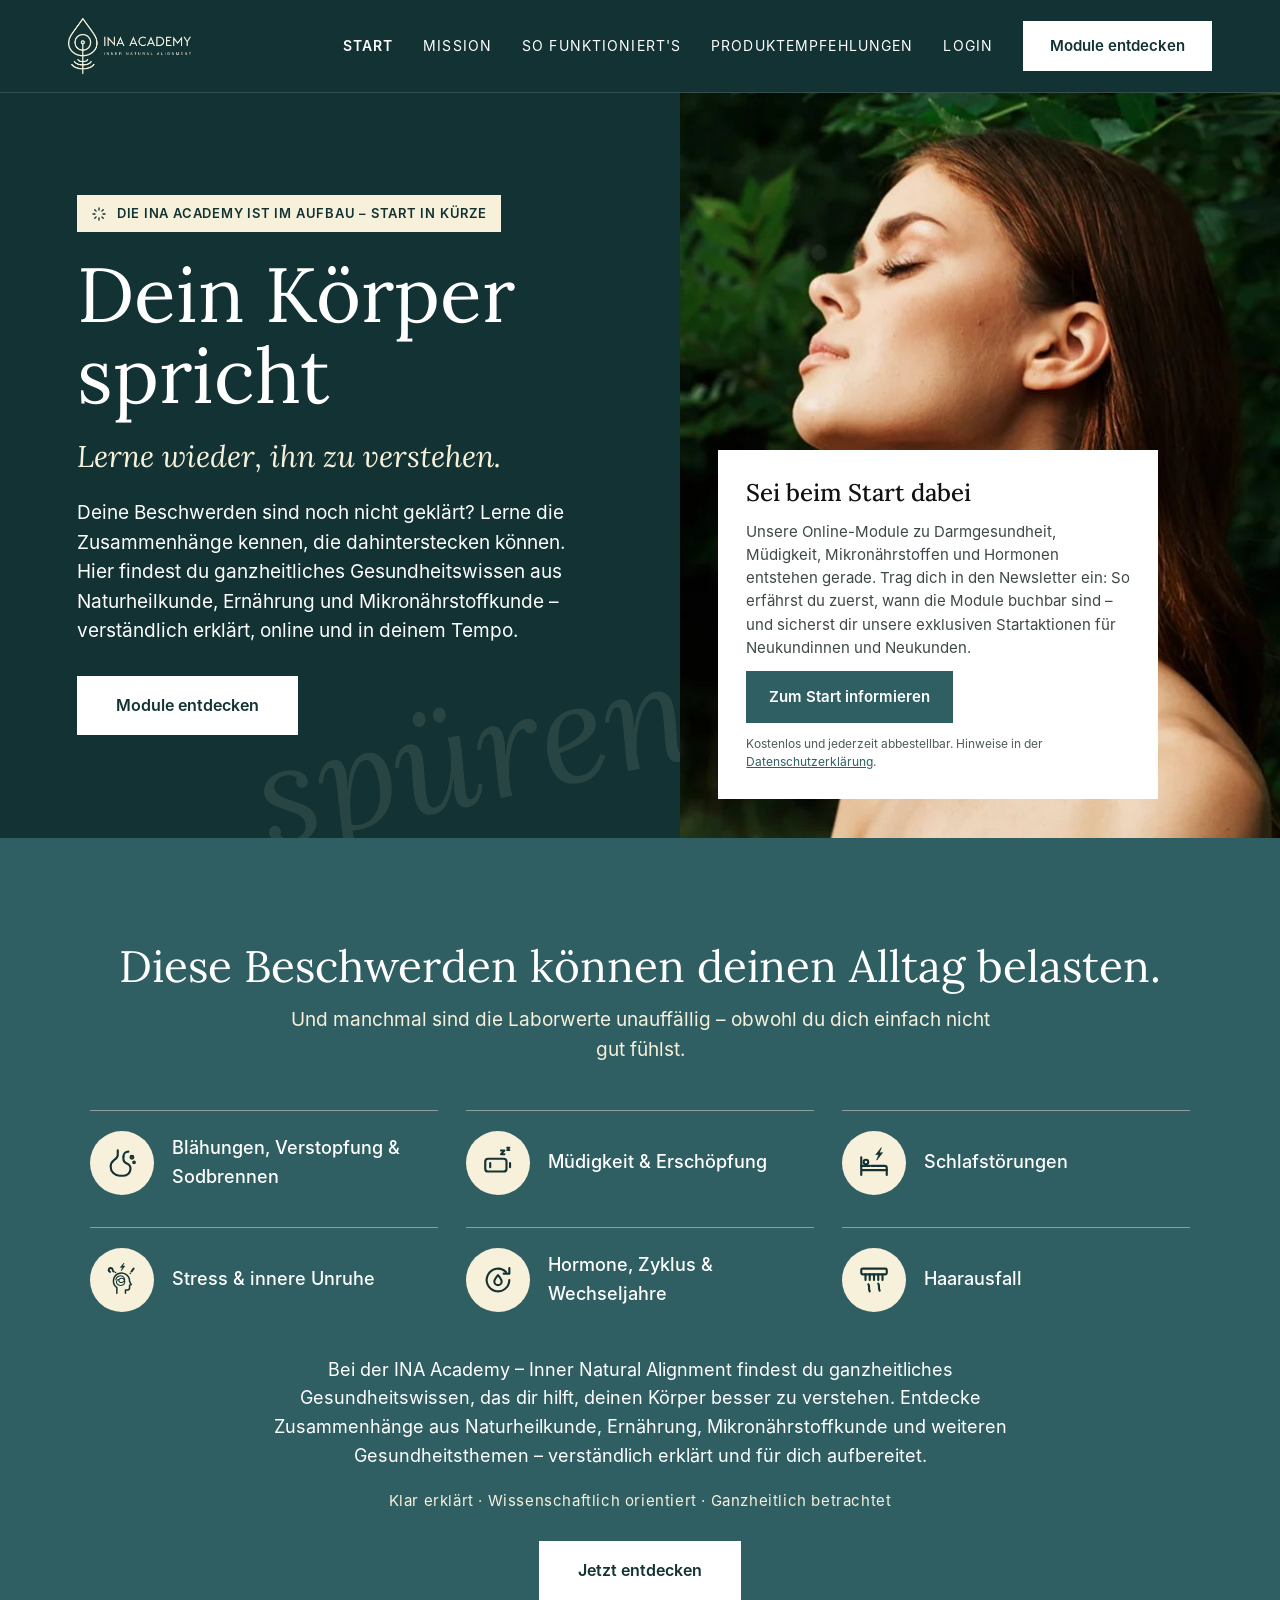
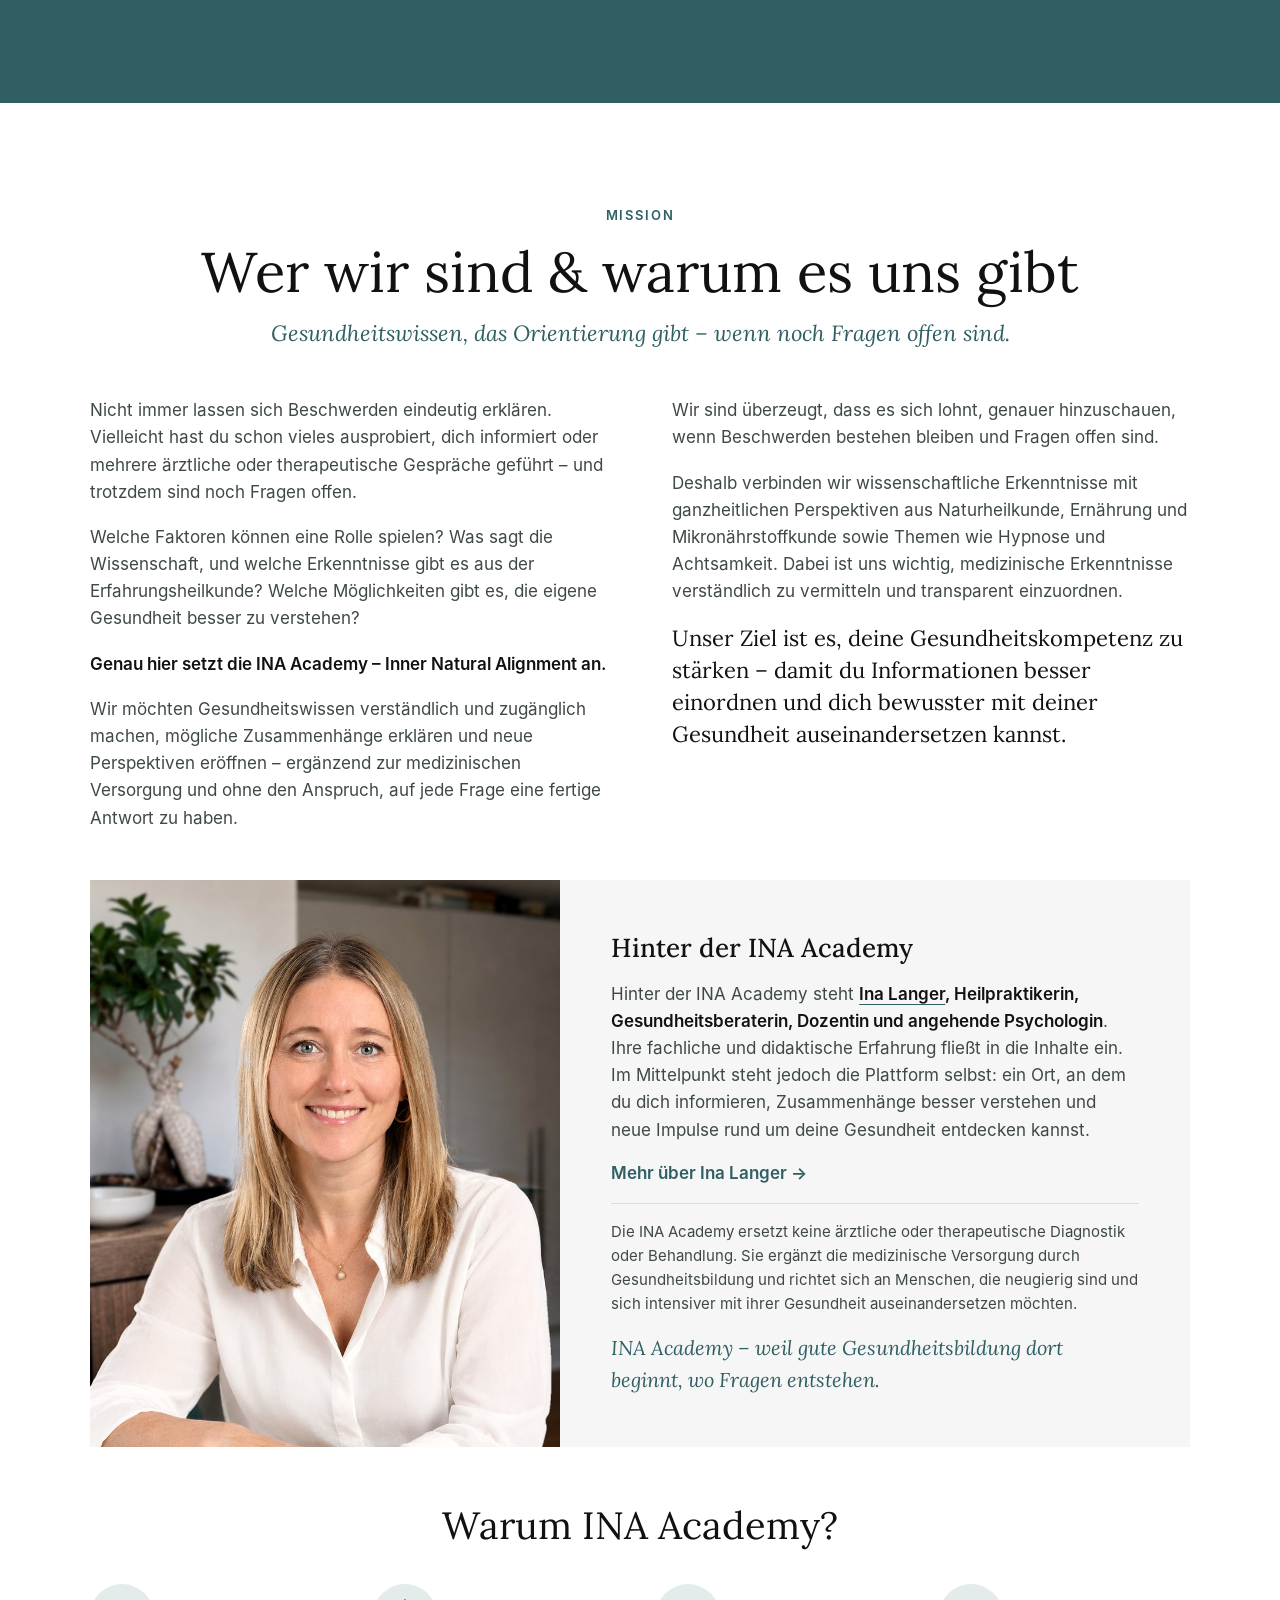
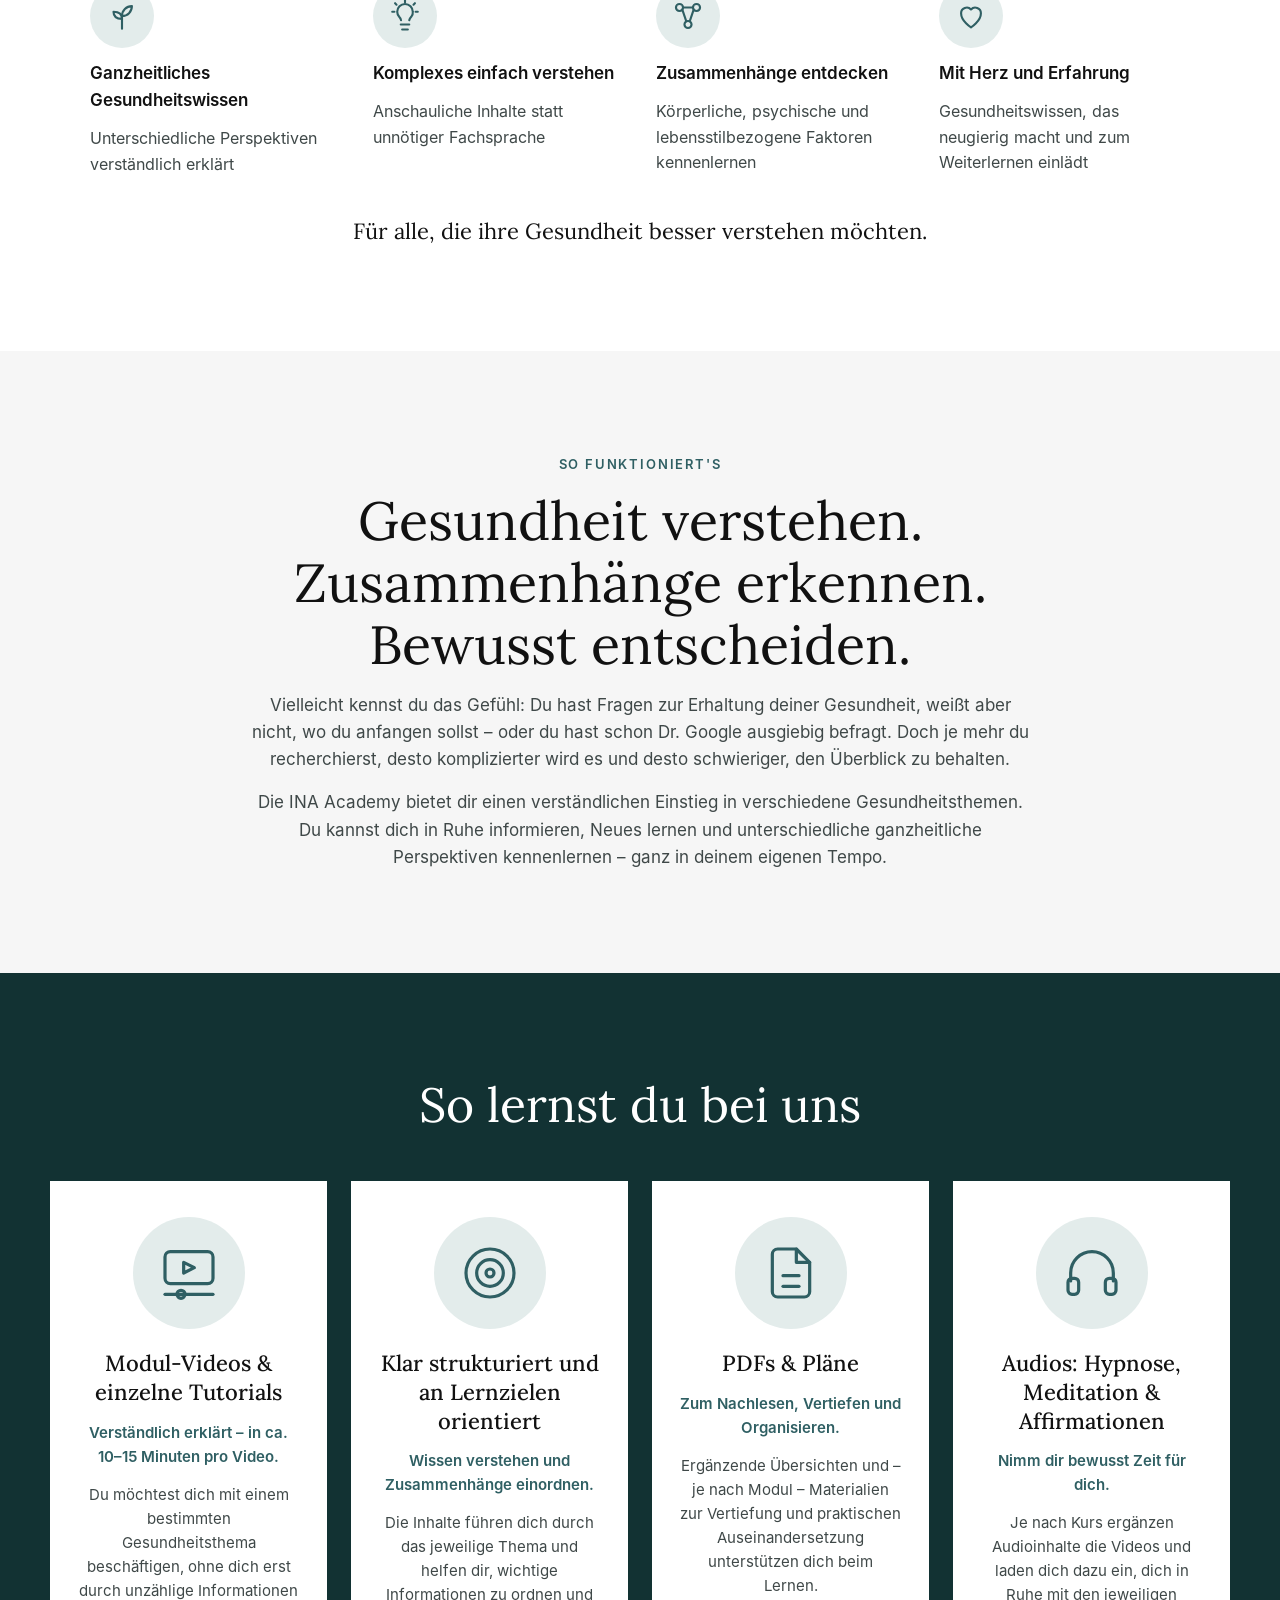
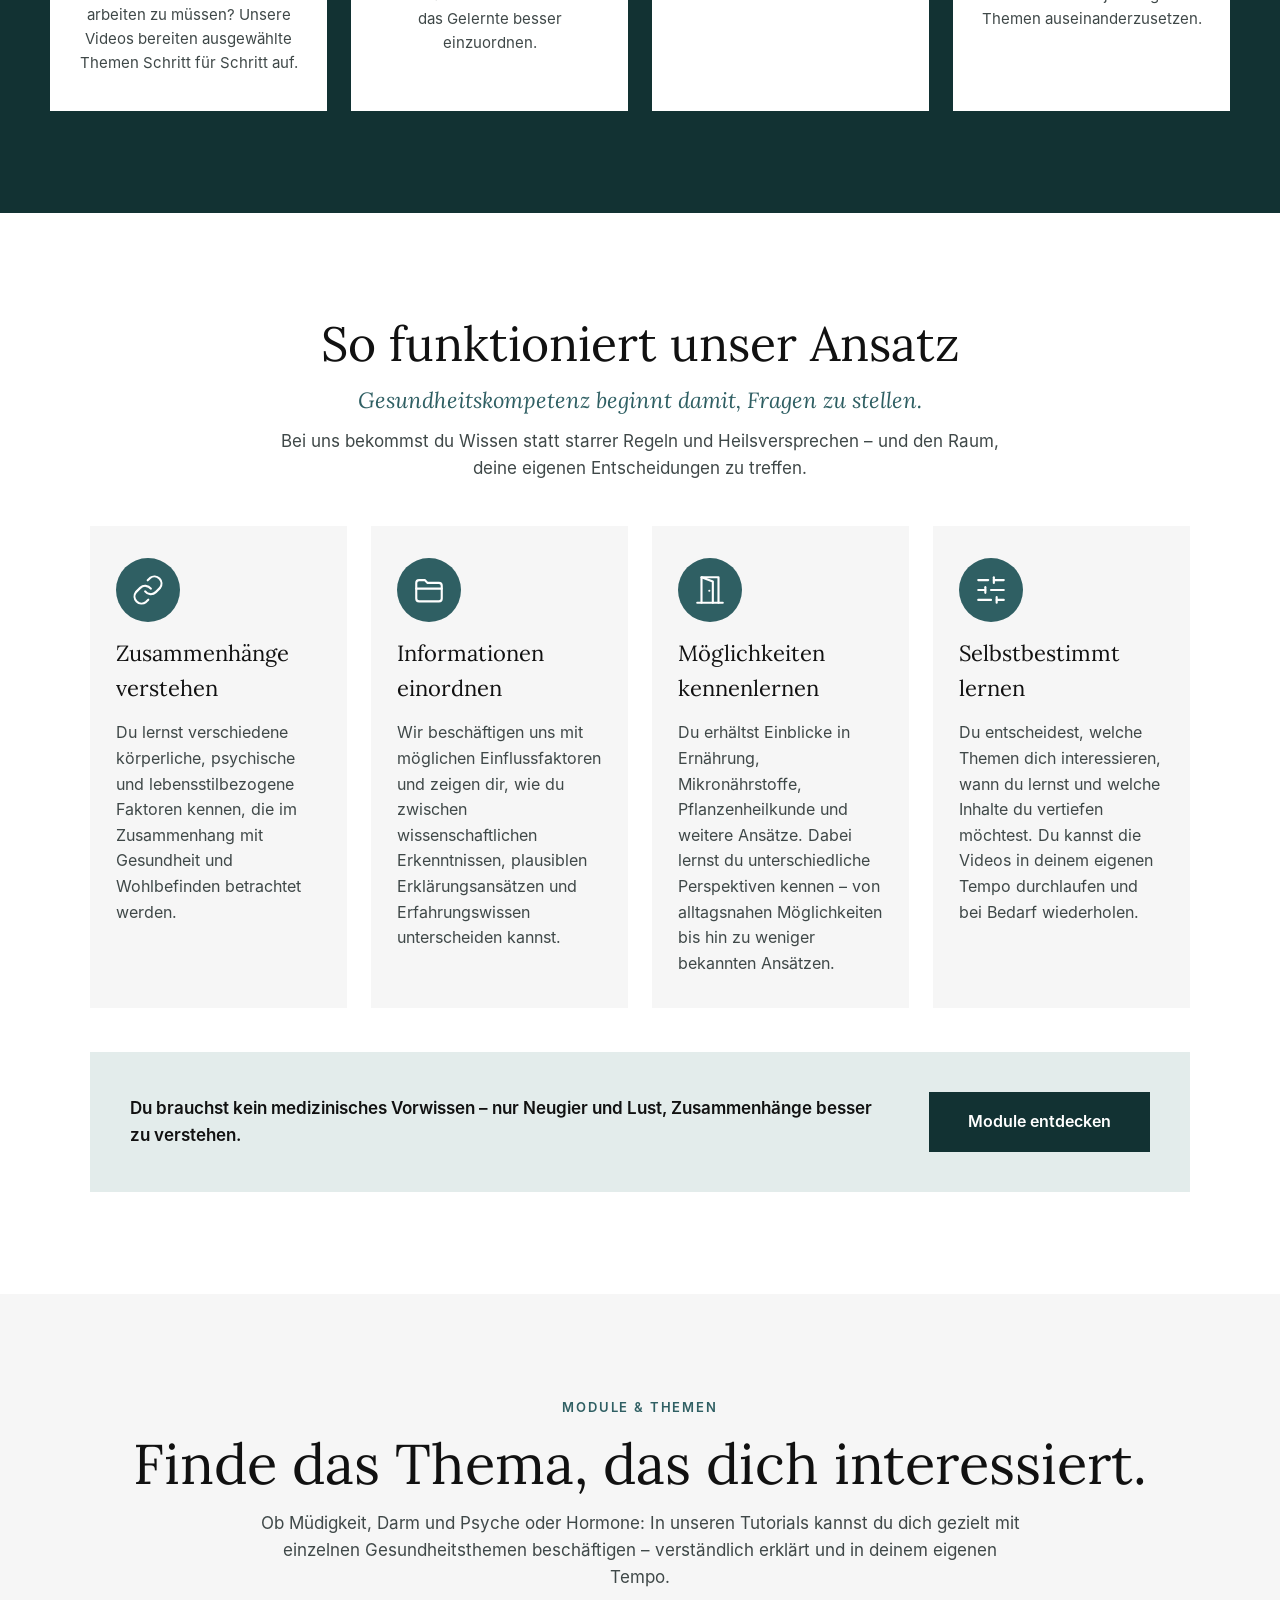
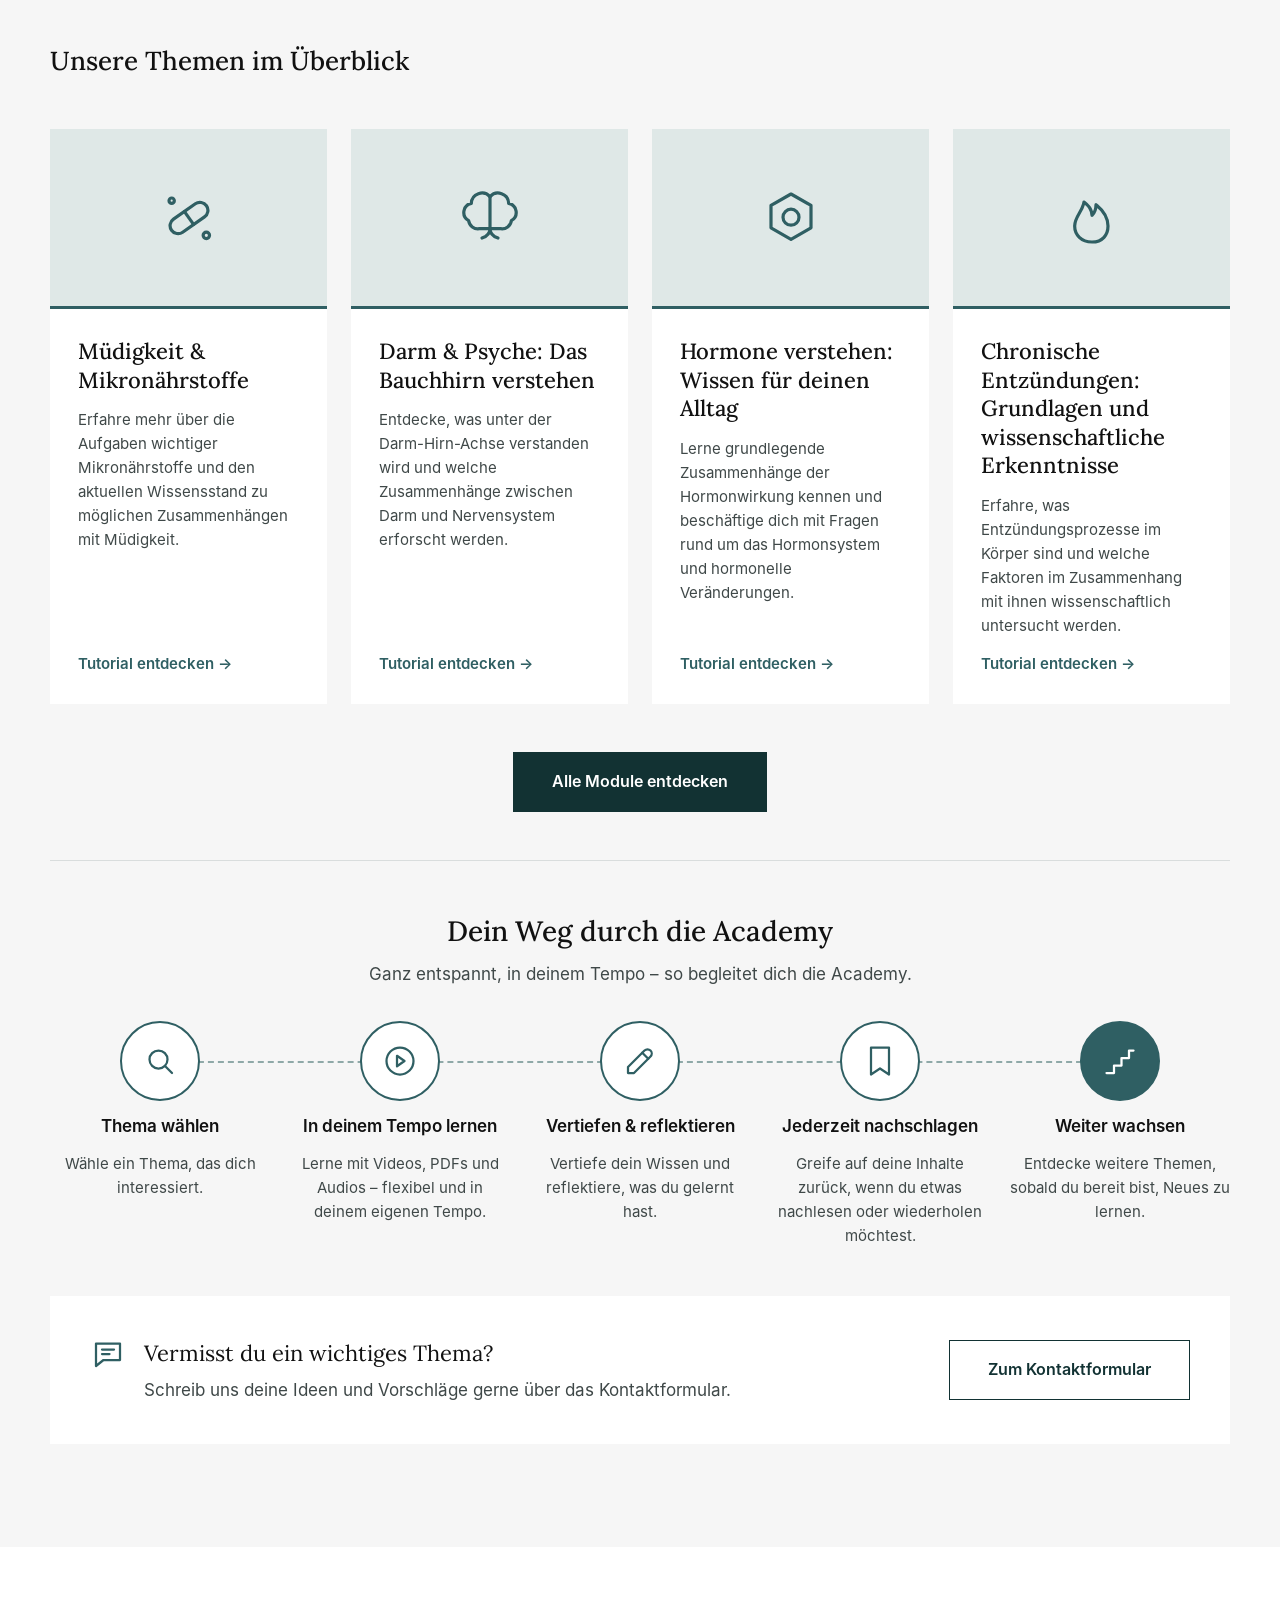
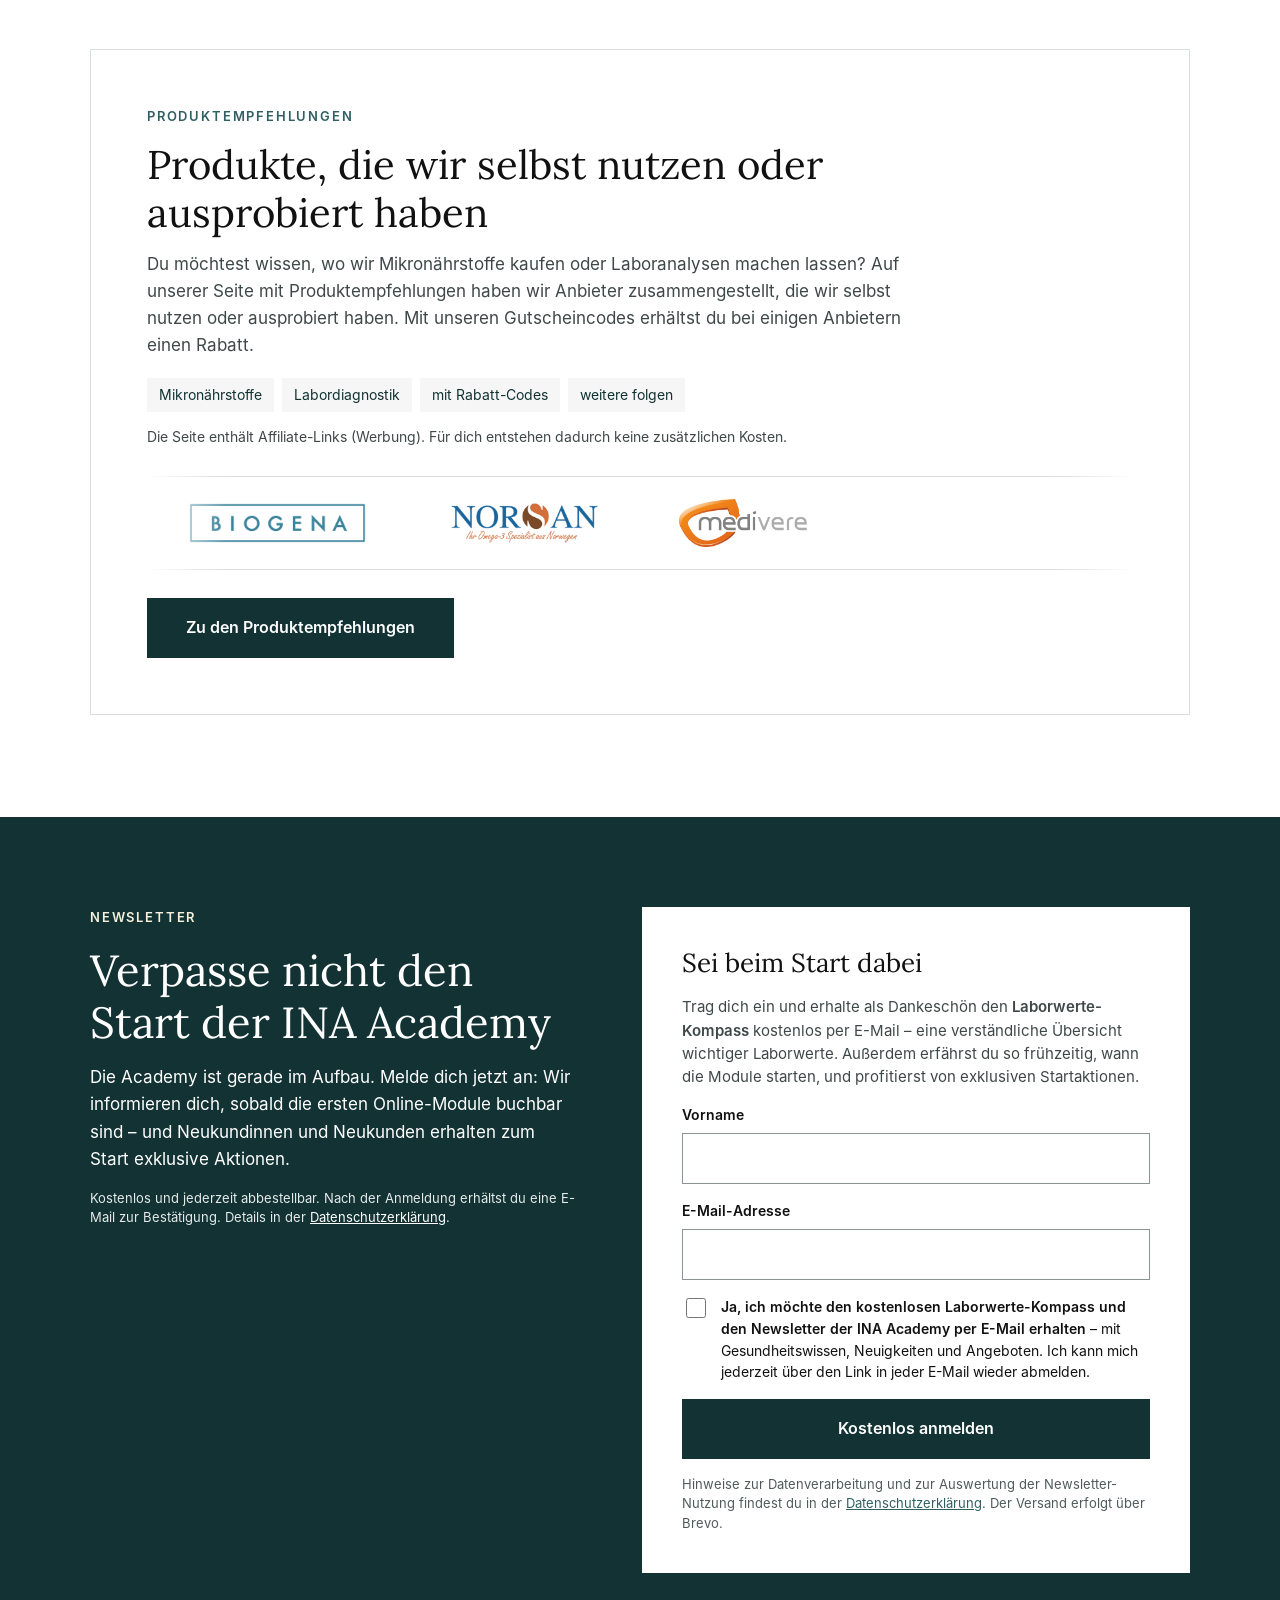
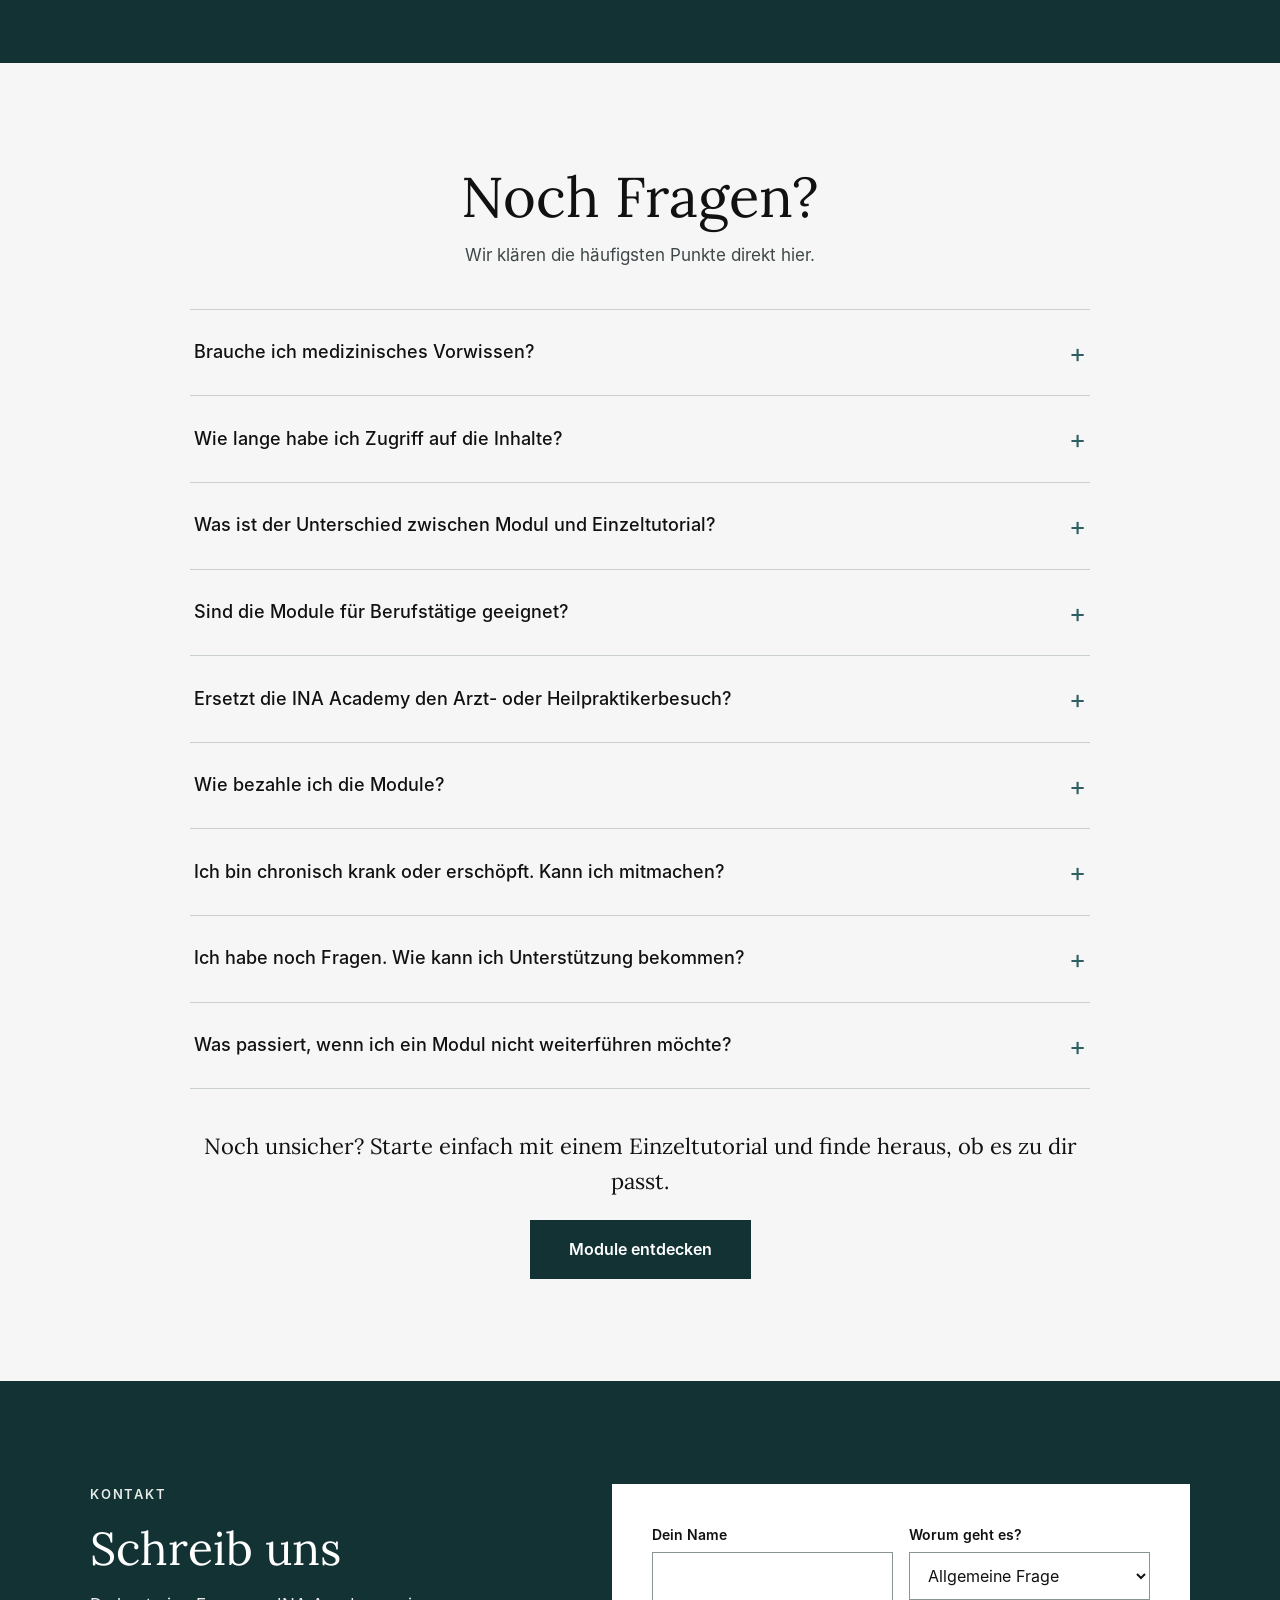
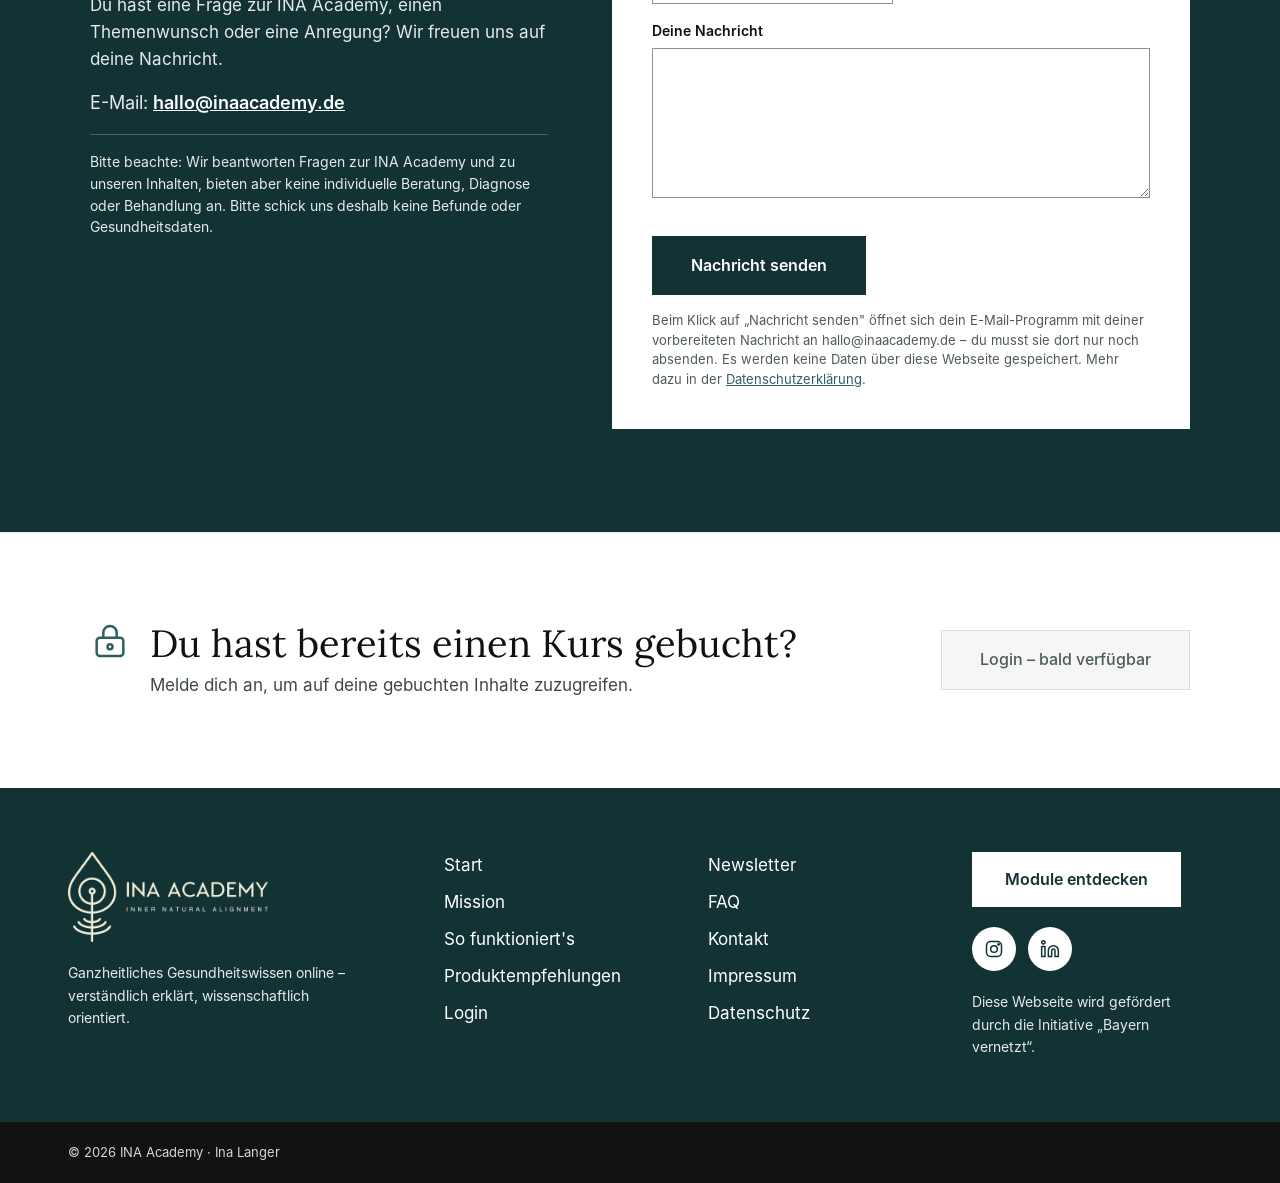
<file: index.html>
<!DOCTYPE html>
<html lang="de">
<head>
  <meta charset="UTF-8">
  <meta name="viewport" content="width=device-width, initial-scale=1.0">
  <title>INA Academy – Ganzheitliches Gesundheitswissen online</title>
  <link rel="icon" href="favicon.ico" sizes="any">
  <link rel="icon" href="assets/img/favicon/favicon-32.png" sizes="32x32" type="image/png">
  <link rel="apple-touch-icon" href="assets/img/favicon/apple-touch-icon.png">
  <meta name="description" content="INA Academy – Inner Natural Alignment: ganzheitliches Gesundheitswissen aus Naturheilkunde, Ernährung und Mikronährstoffkunde. Verständlich erklärt, online und in deinem Tempo.">
  <meta name="robots" content="index, follow">
  <meta name="theme-color" content="#123233">
  <link rel="canonical" href="https://inaacademy.de/">

  <meta property="og:type" content="website">
  <meta property="og:locale" content="de_DE">
  <meta property="og:title" content="INA Academy – Dein Körper spricht">
  <meta property="og:description" content="Ganzheitliches Gesundheitswissen online – verständlich erklärt, wissenschaftlich orientiert. Die Academy ist im Aufbau: Sei beim Start dabei.">
  <meta property="og:image" content="https://inaacademy.de/assets/img/hero-frau-pflanzen.jpg">
  <meta property="og:url" content="https://inaacademy.de/">
  <meta name="twitter:card" content="summary_large_image">

  <!-- Schriften werden lokal geladen (keine Verbindung zu Google-Servern, DSGVO) -->
  <link rel="preload" href="assets/fonts/inter-400.woff2" as="font" type="font/woff2" crossorigin>
  <link rel="preload" href="assets/fonts/lora-var.woff2" as="font" type="font/woff2" crossorigin>
  <link rel="preload" href="assets/fonts/lora-italic-var.woff2" as="font" type="font/woff2" crossorigin>
  <link rel="preload" href="assets/img/hero-frau-pflanzen.jpg" as="image" fetchpriority="high">
  <!-- Verbindung zu Brevo (Newsletter-Anmeldung) früh aufbauen -->
  <link rel="preconnect" href="https://d94f9f30.sibforms.com">
  <link rel="dns-prefetch" href="https://d94f9f30.sibforms.com">

  <style>
    /* ---------- Schriften ---------- */
    @font-face { font-family: "Inter"; src: url("assets/fonts/inter-400.woff2") format("woff2"), url("assets/fonts/inter-400.woff") format("woff"); font-weight: 400; font-style: normal; font-display: swap; }
    @font-face { font-family: "Inter"; src: url("assets/fonts/inter-500.woff2") format("woff2"), url("assets/fonts/inter-500.woff") format("woff"); font-weight: 500; font-style: normal; font-display: swap; }
    @font-face { font-family: "Inter"; src: url("assets/fonts/inter-600.woff2") format("woff2"), url("assets/fonts/inter-600.woff") format("woff"); font-weight: 600; font-style: normal; font-display: swap; }
    @font-face { font-family: "Lora"; src: url("assets/fonts/lora-var.woff2") format("woff2"), url("assets/fonts/lora-var.woff") format("woff"); font-weight: 400 700; font-style: normal; font-display: swap; }
    @font-face { font-family: "Lora"; src: url("assets/fonts/lora-italic-var.woff2") format("woff2"), url("assets/fonts/lora-italic-var.woff") format("woff"); font-weight: 400 700; font-style: italic; font-display: swap; }

    /* ---------- Design-Tokens INA Academy ---------- */
    :root {
      --dark: #123233;        /* Header, Hero, dunkle Sektionen, Footer */
      --petrol: #2f5f63;      /* Logo-/Markenfarbe, Akzente, Icons */
      --cream: #f7f1db;       /* Unterzeilen & Akzenttext auf dunklem Grund */
      --white: #ffffff;
      --soft: #f6f6f6;        /* helle Sektionen */
      --mint: #e3eceb;        /* Icon-Kreise, Hinweisbox */
      --tile: #dfe8e7;        /* Bildflächen */
      --ink: #111111;         /* Überschriften auf hell */
      --text: #1b1f1f;
      --text-muted: #3f4848;
      --line: #d9dddd;
      --font-serif: "Lora", Georgia, "Times New Roman", serif;
      --font-sans: "Inter", "Helvetica Neue", Arial, sans-serif;
      --pad-section: clamp(64px, 8vw, 112px) clamp(20px, 5vw, 48px);
    }

    *, *::before, *::after { box-sizing: border-box; }
    html { scroll-behavior: smooth; scroll-padding-top: 100px; } /* Platz für das mitlaufende Menü bei Sprunglinks */
    body {
      margin: 0;
      font-family: var(--font-sans);
      font-size: 17px;
      line-height: 1.6;
      color: var(--text);
      background: var(--white);
      -webkit-font-smoothing: antialiased;
    }
    img { max-width: 100%; display: block; }
    a { color: var(--petrol); }
    a:hover { color: var(--dark); }
    p, h1, h2, h3, h4, blockquote, figure { margin: 0; }
    h1, h2, h3, h4 { font-family: var(--font-serif); font-weight: 400; color: var(--ink); }
    :focus-visible { outline: 3px solid #7fb3b7; outline-offset: 3px; }
    .sr-only { position: absolute; width: 1px; height: 1px; overflow: hidden; clip: rect(0 0 0 0); white-space: nowrap; }

    /* ---------- Bausteine ---------- */
    .wrap { max-width: 1100px; margin: 0 auto; display: flex; flex-direction: column; }
    .wrap-wide { max-width: 1180px; }
    .center { text-align: center; align-items: center; }
    .eyebrow { font-size: 13px; font-weight: 600; letter-spacing: 0.14em; color: var(--petrol); text-transform: uppercase; }
    .h-section { font-size: clamp(36px, 4.4vw, 56px); line-height: 1.15; }
    .lead-italic { font-family: var(--font-serif); font-style: italic; font-size: 22px; line-height: 1.4; color: var(--petrol); }
    .muted { color: var(--text-muted); }
    .maxw { max-width: 780px; }

    .btn {
      display: inline-block;
      font: inherit; font-size: 16px; font-weight: 600;
      text-decoration: none;
      padding: 16px 38px;
      border: 1px solid transparent;
      cursor: pointer;
      transition: background-color .2s, color .2s;
    }
    .btn-light { background: var(--white); color: var(--dark); }
    .btn-light:hover { background: var(--cream); color: var(--dark); }
    .btn-dark { background: var(--dark); color: var(--white); }
    .btn-dark:hover { background: var(--petrol); color: var(--white); }
    .btn-outline-light { background: transparent; color: var(--white); border-color: var(--white); font-weight: 500; }
    .btn-outline-light:hover { background: var(--white); color: var(--dark); }
    .btn-outline-dark { background: transparent; color: var(--dark); border-color: var(--dark); }
    .btn-outline-dark:hover { background: var(--dark); color: var(--white); }

    .icon-circle { display: flex; align-items: center; justify-content: center; flex: none; border-radius: 50%; background: var(--mint); }

    /* ---------- Header ---------- */
    /* Menü läuft beim Scrollen mit (sticky) */
    .site-header { background: var(--dark); border-bottom: 1px solid rgba(247,241,219,0.15); position: sticky; top: 0; z-index: 100; transition: box-shadow .2s; }
    .site-header.scrolled { box-shadow: 0 4px 16px rgba(0,0,0,0.18); }
    .header-inner, .logo-link img { transition: padding .2s, height .2s; }
    .site-header.scrolled .header-inner { padding-top: 10px; padding-bottom: 10px; }
    .site-header.scrolled .logo-link img { height: 44px; }
    .header-inner {
      max-width: 1240px; margin: 0 auto;
      padding: 18px clamp(20px, 4vw, 48px);
      display: flex; align-items: center; justify-content: space-between; gap: 16px 32px;
    }
    .logo-link { display: block; line-height: 0; }
    .logo-link img { height: 56px; width: auto; }
    .main-nav ul { list-style: none; margin: 0; padding: 0; display: flex; flex-wrap: wrap; align-items: center; gap: 8px 30px; }
    .main-nav a { color: var(--white); text-decoration: none; font-size: 14px; letter-spacing: 0.08em; text-transform: uppercase; }
    .main-nav a:hover { color: var(--cream); }
    .main-nav a.active { font-weight: 600; }
    .main-nav .btn { text-transform: none; letter-spacing: 0; font-size: 15px; padding: 12px 26px; color: var(--dark); }
    .main-nav .btn:hover { color: var(--dark); }
    .nav-toggle { display: none; }

    /* ---------- Hero ---------- */
    .hero { background: var(--dark); display: flex; flex-wrap: wrap; align-items: stretch; }
    .hero-text {
      flex: 1 1 560px; min-width: 0; position: relative; overflow: hidden;
      display: flex; align-items: center;
      padding: clamp(64px, 8vw, 112px) clamp(24px, 6vw, 96px);
    }
    .hero-watermark {
      position: absolute; right: -2%; bottom: 2%;
      font-family: var(--font-serif); font-style: italic;
      font-size: clamp(100px, 11vw, 170px); line-height: 1;
      color: rgba(247,241,219,0.10); transform: rotate(-12deg); pointer-events: none;
    }
    .hero-content { position: relative; max-width: 580px; display: flex; flex-direction: column; align-items: flex-start; gap: 22px; }
    .badge {
      display: inline-flex; align-items: center; gap: 10px;
      background: var(--cream); color: var(--dark);
      font-size: 13px; font-weight: 600; letter-spacing: 0.06em; padding: 8px 14px;
    }
    .hero h1 { font-size: clamp(48px, 6vw, 84px); line-height: 1.05; color: var(--white); }
    .hero-sub { font-family: var(--font-serif); font-style: italic; font-size: clamp(22px, 2.4vw, 30px); line-height: 1.3; color: var(--cream); }
    .hero-intro { font-size: 19px; line-height: 1.55; color: var(--white); }
    .btn-row { display: flex; flex-wrap: wrap; gap: 12px; margin-top: 8px; }

    .hero-media {
      flex: 1 1 480px; min-width: 0; min-height: 560px; position: relative;
      display: flex; align-items: flex-end; padding: clamp(20px, 3vw, 40px);
    }
    .hero-media > img { position: absolute; inset: 0; width: 100%; height: 100%; object-fit: cover; object-position: 60% 35%; }
    .start-card { position: relative; max-width: 440px; background: var(--white); padding: 28px; display: flex; flex-direction: column; gap: 12px; align-items: flex-start; }
    .start-card h2 { font-weight: 500; font-size: 24px; line-height: 1.25; }
    .start-card p { font-size: 15px; line-height: 1.55; color: var(--text-muted); }
    .start-card .btn { background: var(--petrol); color: var(--white); padding: 13px 22px; font-size: 15px; }
    .start-card .btn:hover { background: var(--dark); }
    .start-card .small { font-size: 12px; line-height: 1.5; color: #4f5a5a; }

    /* ---------- Beschwerden ---------- */
    .complaints { background: var(--petrol); color: var(--white); padding: clamp(64px, 8vw, 104px) clamp(20px, 5vw, 48px); }
    .complaints .wrap { gap: 44px; }
    .complaints-head { display: flex; flex-direction: column; gap: 12px; text-align: center; }
    .complaints-head p { font-size: 19px; color: var(--cream); max-width: 720px; margin: 0 auto; }
    .complaints h2 { text-align: center; font-size: clamp(30px, 3.6vw, 44px); line-height: 1.2; color: var(--white); }
    .grid-4 { display: grid; grid-template-columns: repeat(auto-fit, minmax(220px, 1fr)); gap: 24px; }
    .complaint { border-top: 1px solid rgba(247,241,219,0.45); padding-top: 20px; display: flex; flex-direction: column; gap: 12px; }
    .complaint p { font-size: 18px; font-weight: 500; }
    .complaint-grid { grid-template-columns: repeat(3, minmax(0, 1fr)); gap: 32px 28px; }
    .complaint { flex-direction: row; align-items: center; gap: 18px; }
    .c-icon { flex: none; width: 64px; height: 64px; border-radius: 50%; background: var(--cream); display: flex; align-items: center; justify-content: center; }
    @media (max-width: 900px) { .complaint-grid { grid-template-columns: repeat(2, minmax(0, 1fr)); } }
    @media (max-width: 560px) { .complaint-grid { grid-template-columns: 1fr; gap: 20px; } .c-icon { width: 56px; height: 56px; } }
    .complaints-text { max-width: 780px; margin: 0 auto; text-align: center; display: flex; flex-direction: column; gap: 18px; align-items: center; }
    .complaints-text p { font-size: 18px; }
    .complaints-text .tagline { font-size: 15px; letter-spacing: 0.04em; color: var(--cream); }
    .complaints-text .btn { margin-top: 10px; }

    /* ---------- Mission ---------- */
    .mission { background: var(--white); padding: var(--pad-section); }
    .mission .wrap { gap: 48px; }
    .head { display: flex; flex-direction: column; gap: 14px; }
    .two-col { display: flex; flex-wrap: wrap; gap: 40px 64px; }
    .two-col > div { flex: 1 1 460px; min-width: 0; display: flex; flex-direction: column; gap: 18px; }
    .strong { font-weight: 600; color: var(--ink); }
    .quote-serif { font-family: var(--font-serif); font-size: 22px; line-height: 1.45; color: var(--ink); }

    .about-ina { display: flex; flex-wrap: wrap; background: var(--soft); }
    .about-ina .portrait {
      flex: 1 1 360px; min-width: 0; min-height: 440px; background: var(--tile);
      position: relative; overflow: hidden;
    }
    .about-ina .portrait img { position: absolute; inset: 0; width: 100%; height: 100%; object-fit: cover; object-position: 50% 22%; }
    .about-ina .text { flex: 1 1 520px; min-width: 0; padding: clamp(28px, 4vw, 56px); display: flex; flex-direction: column; gap: 16px; }
    .about-ina h3 { font-weight: 500; font-size: 26px; line-height: 1.3; }
    .about-ina .disclaimer { font-size: 15px; color: var(--text-muted); border-top: 1px solid var(--line); padding-top: 16px; }
    .about-ina .closing { font-family: var(--font-serif); font-style: italic; font-size: 20px; color: var(--petrol); }

    .why { display: flex; flex-direction: column; gap: 28px; }
    .why h3 { text-align: center; font-size: clamp(28px, 3vw, 38px); }
    .why-grid { display: grid; grid-template-columns: repeat(auto-fit, minmax(230px, 1fr)); gap: 32px; }
    .why-item { display: flex; flex-direction: column; gap: 12px; align-items: flex-start; }
    .why-item .icon-circle { width: 64px; height: 64px; }
    .why-item p:last-child { font-size: 16px; color: var(--text-muted); }
    .why .closing { margin-top: 8px; text-align: center; font-family: var(--font-serif); font-size: 22px; color: var(--ink); }

    /* ---------- So funktioniert's ---------- */
    .how { background: var(--soft); padding: var(--pad-section); }
    .how .head { gap: 16px; }
    .how h2 { max-width: 900px; font-size: clamp(34px, 4.2vw, 54px); line-height: 1.15; }

    /* ---------- Lernformate ---------- */
    .formats { background: var(--dark); color: var(--white); padding: clamp(64px, 8vw, 104px) clamp(20px, 5vw, 48px); }
    .formats .wrap { gap: 48px; }
    .formats h2 { text-align: center; font-size: clamp(32px, 3.8vw, 48px); line-height: 1.2; color: var(--white); }
    .format-grid { display: grid; grid-template-columns: repeat(auto-fit, minmax(250px, 1fr)); gap: 24px; }
    .format-card { background: var(--white); color: var(--ink); padding: 36px 28px; display: flex; flex-direction: column; align-items: center; text-align: center; gap: 14px; }
    .format-card .icon-circle { width: 112px; height: 112px; margin-bottom: 6px; }
    .format-card h3 { font-weight: 500; font-size: 22px; line-height: 1.3; }
    .format-card .key { font-size: 15px; font-weight: 600; color: var(--petrol); }
    .format-card p:last-child { font-size: 15px; color: var(--text-muted); }

    /* ---------- Ansatz ---------- */
    .approach { background: var(--white); padding: var(--pad-section); }
    .approach .wrap { gap: 44px; }
    .approach .head { gap: 12px; }
    .approach h2 { font-size: clamp(32px, 3.8vw, 48px); line-height: 1.2; }
    .approach-card { background: var(--soft); padding: 32px 26px; display: flex; flex-direction: column; gap: 14px; }
    .approach-card .icon-circle { width: 64px; height: 64px; background: var(--petrol); }
    .approach-card .title { font-family: var(--font-serif); font-size: 22px; color: var(--ink); }
    .approach-card p:last-child { font-size: 16px; color: var(--text-muted); }
    .note-box { background: var(--mint); padding: clamp(24px, 4vw, 40px); display: flex; flex-wrap: wrap; gap: 20px 40px; align-items: center; justify-content: space-between; }
    .note-box > div { flex: 1 1 520px; min-width: 0; display: flex; flex-direction: column; gap: 8px; }

    /* ---------- Module ---------- */
    .modules { background: var(--soft); padding: var(--pad-section); }
    .modules .wrap { gap: 48px; }
    .modules h3.sub { font-weight: 500; font-size: 26px; }
    .module-card { background: var(--white); display: flex; flex-direction: column; }
    .module-card .media { height: 180px; background: var(--tile); border-bottom: 3px solid var(--petrol); display: flex; align-items: center; justify-content: center; }
    .module-card .body { padding: 28px; display: flex; flex-direction: column; gap: 14px; flex-grow: 1; }
    .module-card h4 { font-weight: 500; font-size: 22px; line-height: 1.3; }
    .module-card .body p { flex-grow: 1; font-size: 15px; color: var(--text-muted); }
    .module-card .more { font-size: 15px; font-weight: 600; text-decoration: none; }
    .btn-center { display: flex; justify-content: center; }

    .path { display: flex; flex-direction: column; gap: 32px; border-top: 1px solid var(--line); padding-top: 48px; }
    .path h3 { font-weight: 500; font-size: 28px; }
    .path-steps { position: relative; }
    .path-line { position: absolute; left: 10%; right: 10%; top: 40px; border-top: 2px dashed #8fa9a8; }
    .path-grid { position: relative; display: grid; grid-template-columns: repeat(auto-fit, minmax(170px, 1fr)); gap: 28px 20px; }
    .step { display: flex; flex-direction: column; align-items: center; text-align: center; gap: 12px; }
    .step .icon-circle { width: 80px; height: 80px; background: var(--white); border: 2px solid var(--petrol); }
    .step .icon-circle.filled { background: var(--petrol); }
    .step p:last-child { font-size: 15px; color: var(--text-muted); }

    .suggest { display: flex; flex-wrap: wrap; gap: 20px 40px; align-items: center; justify-content: space-between; background: var(--white); padding: clamp(24px, 4vw, 40px); }
    .suggest > div { flex: 1 1 480px; min-width: 0; display: flex; gap: 18px; align-items: flex-start; }
    .suggest .title { margin-bottom: 6px; font-family: var(--font-serif); font-size: 22px; color: var(--ink); }

    /* ---------- Newsletter ---------- */
    .recommend { background: var(--white); padding: var(--pad-section); }
    .recommend .box { display: flex; flex-direction: column; gap: 28px; border: 1px solid var(--line); padding: clamp(28px, 4.5vw, 56px); }
    .recommend .text { max-width: 760px; display: flex; flex-direction: column; gap: 14px; }
    .recommend h2 { font-size: clamp(28px, 3.2vw, 40px); line-height: 1.2; }
    .recommend .tags { display: flex; flex-wrap: wrap; gap: 8px; margin: 4px 0 0; padding: 0; list-style: none; }
    .recommend .tags li { background: var(--soft); color: var(--dark); font-size: 14px; padding: 6px 12px; }
    .recommend .note { font-size: 14px; color: var(--text-muted); }
    .recommend .ad { font-size: 12px; font-weight: 600; letter-spacing: 0.12em; text-transform: uppercase; color: var(--text-muted); margin-bottom: 10px; }
    .marquee { overflow: hidden; border-top: 1px solid var(--line); border-bottom: 1px solid var(--line); padding: 22px 0;
      -webkit-mask-image: linear-gradient(90deg, transparent, #000 8%, #000 92%, transparent); mask-image: linear-gradient(90deg, transparent, #000 8%, #000 92%, transparent); }
    .marquee-track { display: flex; width: max-content; }
    .marquee ul { display: flex; align-items: center; gap: clamp(48px, 6vw, 88px); margin: 0; padding: 0 clamp(24px, 3vw, 44px); list-style: none; flex: none; }
    .marquee li { flex: none; }
    .marquee a { display: block; opacity: 0.9; transition: opacity .2s; }
    .marquee a:hover { opacity: 1; }
    .marquee img { height: 48px; width: auto; max-width: 190px; object-fit: contain; display: block; }
    .marquee.is-running .marquee-track { animation: marquee var(--marquee-dur, 30s) linear infinite; }
    .marquee.is-running:hover .marquee-track, .marquee.is-running:focus-within .marquee-track { animation-play-state: paused; }
    @keyframes marquee { from { transform: translateX(0); } to { transform: translateX(-50%); } }
    .marquee:not(.is-running) ul { flex-wrap: wrap; justify-content: center; row-gap: 20px; width: 100%; }
    .marquee:not(.is-running) .marquee-track { width: 100%; }
    @media (prefers-reduced-motion: reduce) { .marquee.is-running .marquee-track { animation: none; } }
    .recommend .box > .btn { align-self: flex-start; text-align: center; }
    .newsletter { background: var(--dark); color: var(--white); padding: clamp(56px, 7vw, 96px) clamp(20px, 5vw, 48px); }
    .newsletter .inner { max-width: 1100px; margin: 0 auto; display: flex; flex-wrap: wrap; gap: 32px 64px; align-items: flex-start; }
    .newsletter .intro { flex: 1 1 400px; min-width: 0; display: flex; flex-direction: column; gap: 16px; position: sticky; top: 24px; }
    .newsletter .eyebrow { color: var(--cream); }
    .newsletter h2 { font-size: clamp(32px, 3.4vw, 44px); line-height: 1.2; color: var(--white); }
    .newsletter .small { font-size: 13px; line-height: 1.5; color: #e6ebea; }
    .newsletter .small a { color: var(--white); }
    .nl-form { flex: 1 1 460px; min-width: 0; background: var(--white); color: var(--text); padding: clamp(24px, 4vw, 40px); display: flex; flex-direction: column; gap: 16px; }
    .nl-form .nl-title { font-family: var(--font-serif); font-size: 26px; line-height: 1.25; color: var(--ink); margin: 0; }
    .nl-form .nl-lead { font-size: 15px; line-height: 1.55; color: var(--text-muted); margin: 0; }
    .nl-form .field { display: flex; flex-direction: column; gap: 6px; }
    .nl-form label { font-size: 14px; font-weight: 600; color: var(--ink); }
    .nl-form input[type="text"], .nl-form input[type="email"] { font: inherit; font-size: 16px; color: var(--ink); background: var(--white); border: 1px solid #8a9494; border-radius: 0; padding: 12px 14px; width: 100%; }
    .nl-form input:focus { outline: 3px solid #7fb3b7; outline-offset: 1px; border-color: var(--petrol); }
    .nl-form .consent { display: flex; gap: 12px; align-items: flex-start; font-size: 14px; line-height: 1.55; color: var(--text); }
    .nl-form .consent input { flex: none; width: 20px; height: 20px; margin-top: 2px; accent-color: var(--petrol); }
    .nl-form .consent label { font-weight: 400; font-size: 14px; }
    .nl-form .hp { position: absolute; left: -9999px; width: 1px; height: 1px; overflow: hidden; }
    .nl-form .btn { align-self: stretch; text-align: center; }
    .nl-form .btn[disabled] { opacity: .6; cursor: wait; }
    .nl-form .hint { font-size: 13px; line-height: 1.5; color: #4f5a5a; margin: 0; }
    .nl-form .hint a { color: var(--petrol); }
    .nl-form .msg { margin: 0; padding: 12px 14px; font-size: 15px; line-height: 1.5; }
    .nl-form .msg.err { background: #fbeaea; color: #8a1f23; }
    .nl-form .field-err { font-size: 13px; color: #a3262a; margin: 0; }

    /* ---------- FAQ ---------- */
    .faq { background: var(--soft); padding: var(--pad-section); }
    .faq .wrap { max-width: 900px; gap: 40px; }
    .faq-list { border-top: 1px solid #c9cfcf; }
    .faq details { border-bottom: 1px solid #c9cfcf; }
    .faq summary {
      list-style: none; cursor: pointer;
      display: flex; justify-content: space-between; align-items: center; gap: 16px;
      padding: 22px 4px; font-size: 18px; font-weight: 500; color: var(--ink);
    }
    .faq summary::-webkit-details-marker { display: none; }
    .faq .plus { flex: none; font-size: 26px; font-weight: 300; color: var(--petrol); transition: transform .2s; }
    .faq details[open] .plus { transform: rotate(45deg); }
    .faq details p { padding: 0 4px 22px; color: var(--text-muted); }
    .faq-end { text-align: center; display: flex; flex-direction: column; gap: 20px; align-items: center; }
    .faq-end p { font-family: var(--font-serif); font-size: 22px; color: var(--ink); }

    /* ---------- Kontakt ---------- */
    .contact { background: var(--dark); color: var(--white); padding: var(--pad-section); }
    .contact .inner { max-width: 1100px; margin: 0 auto; display: flex; flex-wrap: wrap; gap: 40px 64px; align-items: flex-start; }
    .contact .intro { flex: 1 1 340px; min-width: 0; display: flex; flex-direction: column; gap: 16px; }
    .contact .eyebrow { color: var(--cream); }
    .contact h2 { font-size: clamp(32px, 3.6vw, 46px); line-height: 1.2; color: var(--white); }
    .contact .intro p { color: #e6ebea; }
    .contact .mail-direct { font-size: 18px; }
    .contact .mail-direct a { color: var(--white); font-weight: 600; }
    .contact .note { font-size: 14px; line-height: 1.55; color: #c9d4d3; border-top: 1px solid rgba(247,241,219,0.25); padding-top: 16px; }
    .contact-form { flex: 1 1 460px; min-width: 0; background: var(--white); color: var(--text); padding: clamp(24px, 4vw, 40px); display: flex; flex-direction: column; gap: 16px; }
    .contact-form .row { display: flex; flex-wrap: wrap; gap: 16px; }
    .contact-form .field { flex: 1 1 200px; min-width: 0; display: flex; flex-direction: column; gap: 6px; }
    .contact-form label { font-size: 14px; font-weight: 600; color: var(--ink); }
    .contact-form input, .contact-form select, .contact-form textarea {
      font: inherit; font-size: 16px; color: var(--ink); background: var(--white);
      border: 1px solid #8a9494; border-radius: 0; padding: 12px 14px; width: 100%;
    }
    .contact-form textarea { min-height: 150px; resize: vertical; }
    .contact-form input:focus, .contact-form select:focus, .contact-form textarea:focus { outline: 3px solid #7fb3b7; outline-offset: 1px; border-color: var(--petrol); }
    .contact-form .btn { align-self: flex-start; }
    .contact-form .hint { font-size: 13px; line-height: 1.5; color: #4f5a5a; margin: 0; }
    .contact-form .error { font-size: 14px; color: #a3262a; margin: 0; }

    /* ---------- Login ---------- */
    .login { background: var(--white); padding: clamp(56px, 7vw, 88px) clamp(20px, 5vw, 48px); border-top: 1px solid #e3e6e6; }
    .login .inner { max-width: 1100px; margin: 0 auto; display: flex; flex-wrap: wrap; gap: 20px 48px; align-items: center; justify-content: space-between; }
    .login .inner > div { flex: 1 1 480px; min-width: 0; display: flex; gap: 20px; align-items: flex-start; }
    .login h2 { margin-bottom: 6px; font-size: clamp(28px, 3vw, 38px); line-height: 1.2; }
    .btn-soon { background: var(--soft); color: #4f5a5a; border-color: var(--line); cursor: default; font-weight: 500; }

    /* ---------- Footer ---------- */
    .site-footer { background: var(--dark); color: var(--white); }
    .footer-inner { max-width: 1240px; margin: 0 auto; padding: 64px clamp(20px, 4vw, 48px); display: flex; flex-wrap: wrap; gap: 40px 64px; justify-content: space-between; }
    .footer-brand { flex: 1 1 260px; display: flex; flex-direction: column; gap: 20px; }
    .footer-brand img { width: 200px; height: auto; }
    .footer-brand p, .footer-cta p { font-size: 14px; line-height: 1.6; color: #e6ebea; max-width: 300px; }
    .footer-nav { flex: 0 1 200px; display: flex; flex-direction: column; gap: 10px; }
    .footer-nav a { color: var(--white); text-decoration: none; }
    .footer-nav a:hover { text-decoration: underline; color: var(--white); }
    .footer-cta { flex: 0 1 240px; display: flex; flex-direction: column; gap: 20px; align-items: flex-start; }
    .footer-cta .btn { padding: 14px 32px; }
    .social { display: flex; gap: 12px; }
    .social a { display: flex; align-items: center; justify-content: center; width: 44px; height: 44px; border-radius: 50%; background: var(--white); }
    .social a:hover { background: var(--cream); }
    .footer-bottom { background: #111111; }
    .footer-bottom div { max-width: 1240px; margin: 0 auto; padding: 20px clamp(20px, 4vw, 48px); font-size: 13px; color: #d6d6d6; }

    /* ---------- Smartphone ---------- */
    @media (min-width: 961px) and (max-width: 1240px) {
      .main-nav ul { gap: 8px 22px; }
    }
    @media (min-width: 961px) and (max-width: 1080px) {
      .main-nav li:has(> .btn) { display: none; }
    }
    @media (max-width: 960px) {
      .nav-toggle {
        display: inline-flex; align-items: center; justify-content: center;
        width: 48px; height: 48px; background: transparent; border: 1px solid rgba(255,255,255,0.5); cursor: pointer;
      }
      .nav-toggle span, .nav-toggle span::before, .nav-toggle span::after {
        display: block; width: 22px; height: 2px; background: var(--white); position: relative; transition: transform .25s, background .25s;
      }
      .nav-toggle span::before, .nav-toggle span::after { content: ""; position: absolute; left: 0; }
      .nav-toggle span::before { top: -7px; }
      .nav-toggle span::after { top: 7px; }
      .nav-toggle[aria-expanded="true"] span { background: transparent; }
      .nav-toggle[aria-expanded="true"] span::before { transform: translateY(7px) rotate(45deg); }
      .nav-toggle[aria-expanded="true"] span::after { transform: translateY(-7px) rotate(-45deg); }
      .header-inner { flex-wrap: wrap; }
      .main-nav { display: none; flex-basis: 100%; }
      .main-nav.open { display: block; max-height: calc(100vh - 90px); overflow-y: auto; }
      html { scroll-padding-top: 84px; }
      .main-nav ul { flex-direction: column; align-items: stretch; gap: 0; padding: 8px 0 12px; }
      .main-nav li a:not(.btn) { display: block; padding: 14px 0; border-bottom: 1px solid rgba(247,241,219,0.15); }
      .main-nav li:last-child { padding-top: 16px; }
      .main-nav .btn { display: block; text-align: center; }
      .logo-link img { height: 48px; }
    }
    @media (max-width: 760px) {
      .path-line { display: none; }
      .hero-media { min-height: 520px; }
      .newsletter .intro { position: static; }
    }
    @media (prefers-reduced-motion: reduce) {
      html { scroll-behavior: auto; }
      * { transition: none !important; }
    }
    .name-link { color: inherit; text-decoration: underline; text-decoration-color: var(--petrol); text-underline-offset: 4px; }
    .name-link:hover { color: var(--petrol); }
    .more-link { color: var(--petrol); font-weight: 600; text-decoration: none; }
    .more-link:hover { text-decoration: underline; text-underline-offset: 4px; }
  </style>
</head>
<body>

  <!-- HEADER -->
  <header class="site-header">
    <div class="header-inner">
      <a href="#start" class="logo-link"><img src="assets/img/logo-ina-academy.png" alt="INA Academy – Inner Natural Alignment" width="480" height="218"></a>
      <button class="nav-toggle" id="navToggle" type="button" aria-label="Menü öffnen" aria-expanded="false" aria-controls="mainNav"><span></span></button>
      <nav class="main-nav" id="mainNav" aria-label="Hauptnavigation">
        <ul>
          <li><a href="#start" class="active">Start</a></li>
          <li><a href="#mission">Mission</a></li>
          <li><a href="#so-funktionierts">So funktioniert's</a></li>
          <li><a href="empfehlungen.html">Produktempfehlungen</a></li>
          <li><a href="#login">Login</a></li>
          <li><a href="#module" class="btn btn-light">Module entdecken</a></li>
        </ul>
      </nav>
    </div>
  </header>

  <main>

    <!-- START / HERO -->
    <section id="start" class="hero">
      <div class="hero-text">
        <div class="hero-watermark" aria-hidden="true">spüren</div>
        <div class="hero-content">
          <p class="badge"><svg width="16" height="16" viewBox="0 0 24 24" fill="none" stroke="currentColor" stroke-width="2" stroke-linecap="round" stroke-linejoin="round" aria-hidden="true"><path d="M12 3v3"/><path d="M12 18v3"/><path d="M3 12h3"/><path d="M18 12h3"/><path d="M5.6 5.6l2.1 2.1"/><path d="M16.3 16.3l2.1 2.1"/><path d="M5.6 18.4l2.1-2.1"/><path d="M16.3 7.7l2.1-2.1"/></svg>DIE INA ACADEMY IST IM AUFBAU – START IN KÜRZE</p>
          <h1>Dein Körper spricht</h1>
          <p class="hero-sub">Lerne wieder, ihn zu verstehen.</p>
          <p class="hero-intro">Deine Beschwerden sind noch nicht geklärt? Lerne die Zusammenhänge kennen, die dahinterstecken können. Hier findest du ganzheitliches Gesundheitswissen aus Naturheilkunde, Ernährung und Mikronährstoffkunde – verständlich erklärt, online und in deinem Tempo.</p>
          <div class="btn-row">
            <a href="#module" class="btn btn-light">Module entdecken</a>
          </div>
        </div>
      </div>
      <div class="hero-media">
        <img src="assets/img/hero-frau-pflanzen.jpg" alt="Junge Frau mit geschlossenen Augen vor grünen Pflanzen" width="841" height="750" fetchpriority="high">
        <div class="start-card">
          <h2>Sei beim Start dabei</h2>
          <p>Unsere Online-Module zu Darmgesundheit, Müdigkeit, Mikronährstoffen und Hormonen entstehen gerade. Trag dich in den Newsletter ein: So erfährst du zuerst, wann die Module buchbar sind – und sicherst dir unsere exklusiven Startaktionen für Neukundinnen und Neukunden.</p>
          <a href="#newsletter" class="btn">Zum Start informieren</a>
          <p class="small">Kostenlos und jederzeit abbestellbar. Hinweise in der <a href="datenschutz.html">Datenschutzerklärung</a>.</p>
        </div>
      </div>
    </section>

    <!-- BESCHWERDEN -->
    <section class="complaints" aria-labelledby="complaints-title">
      <div class="wrap">
        <div class="complaints-head">
          <h2 id="complaints-title">Diese Beschwerden können deinen Alltag belasten.</h2>
          <p>Und manchmal sind die Laborwerte unauffällig – obwohl du dich einfach nicht gut fühlst.</p>
        </div>
        <div class="grid-4 complaint-grid">
          <div class="complaint">
            <span class="c-icon" aria-hidden="true"><svg width="34" height="34" viewBox="0 0 24 24" fill="none" stroke="#123233" stroke-width="1.5" stroke-linecap="round" stroke-linejoin="round"><path d="M9 3v3.5c0 1.6-1.2 2.4-2.6 3.4C4.9 11 4 12.4 4 14.6A6.4 6.4 0 0 0 10.4 21H13a5 5 0 0 0 5-5c0-1.9-1-3.1-2.6-3.7-1.5-.6-2.4-1.5-2.4-3.1V7.5"/><path d="M13 7.5C13 5.3 14.6 4 16.5 4"/><circle cx="19" cy="8" r="1"/><circle cx="20.5" cy="11.5" r=".6"/></svg></span>
            <p>Blähungen, Verstopfung &amp; Sodbrennen</p>
          </div>
          <div class="complaint">
            <span class="c-icon" aria-hidden="true"><svg width="34" height="34" viewBox="0 0 24 24" fill="none" stroke="#123233" stroke-width="1.5" stroke-linecap="round" stroke-linejoin="round"><rect x="3" y="9" width="15" height="9" rx="2"/><path d="M20.5 12v3"/><path d="M6.5 12v3"/><path stroke-width="1.3" d="M14 3.2h2.6L14 5.8h2.6"/><path stroke-width="1.2" d="M18.4 1.2h1.7l-1.7 1.7h1.7"/></svg></span>
            <p>Müdigkeit &amp; Erschöpfung</p>
          </div>
          <div class="complaint">
            <span class="c-icon" aria-hidden="true"><svg width="34" height="34" viewBox="0 0 24 24" fill="none" stroke="#123233" stroke-width="1.5" stroke-linecap="round" stroke-linejoin="round"><path d="M3 8v12.5M3 17h18v3.5"/><path d="M3 14h6"/><path d="M10 14h9.5a1.5 1.5 0 0 1 1.5 1.5V17"/><circle cx="6.3" cy="11.3" r="1.6"/><path fill="#123233" stroke-width=".5" d="M17 1.4 13.3 6.1 15.4 6 13.9 10 18 4.7 15.9 4.9Z"/></svg></span>
            <p>Schlafstörungen</p>
          </div>
          <div class="complaint">
            <span class="c-icon" aria-hidden="true"><svg width="34" height="34" viewBox="0 0 24 24" fill="none" stroke="#123233" stroke-width="1.5" stroke-linecap="round" stroke-linejoin="round"><g transform="translate(2.6 4.6) scale(0.78)"><path vector-effect="non-scaling-stroke" d="M15.2 21.5v-3h1.8a1.9 1.9 0 0 0 1.9-1.9v-2.3l1.5-.6-1.5-2.9A7.3 7.3 0 1 0 7.4 16.4v5.1"/><g transform="translate(10.6 9.2) scale(1.3) translate(-10.6 -9.2)"><path vector-effect="non-scaling-stroke" stroke-width="1.05" d="M7.4 9.2c.3-2.8 4.3-3.6 5.8-1.4 1.1 1.7-.6 3.8-2.6 3.3-1.6-.4-1.4-2.6.4-2.9 2.2-.3 3.4 2.2 2.2 3.9-1.1 1.4-3.6 1.5-4.8.2-1.2-1.3-.3-3.2 1.1-3.2"/></g></g><g transform="translate(5.6 5.8) rotate(-65)"><path stroke-width="1.4" d="M-1.3-1.7a1.4 1.4 0 1 1 2 1.2c-.5.3-.7.6-.7 1.1"/><circle cx="0" cy="2.1" r=".55" fill="#123233" stroke="none"/></g><g transform="translate(12.3 2.7)"><path fill="#123233" stroke-width=".4" d="M1.1-2.7-1.5.4.1.3-.9 2.9 1.7-.6.2-.5Z"/></g><g transform="translate(19 5.6) rotate(35)"><path stroke-width="1.4" d="M0-2.1v2.6"/><circle cx="0" cy="2.1" r=".55" fill="#123233" stroke="none"/></g></svg></span>
            <p>Stress &amp; innere Unruhe</p>
          </div>
          <div class="complaint">
            <span class="c-icon" aria-hidden="true"><svg width="34" height="34" viewBox="0 0 24 24" fill="none" stroke="#123233" stroke-width="1.5" stroke-linecap="round" stroke-linejoin="round"><path d="M20 12a8 8 0 1 1-2.4-5.7"/><path d="M20 3.5v4h-4"/><path d="M12 8.5c1.6 2 2.6 3.2 2.6 4.5a2.6 2.6 0 0 1-5.2 0c0-1.3 1-2.5 2.6-4.5z"/></svg></span>
            <p>Hormone, Zyklus &amp; Wechseljahre</p>
          </div>
          <div class="complaint">
            <span class="c-icon" aria-hidden="true"><svg width="34" height="34" viewBox="0 0 24 24" fill="none" stroke="#123233" stroke-width="1.5" stroke-linecap="round" stroke-linejoin="round"><rect x="3" y="4" width="18" height="4" rx="1"/><path d="M6 8v4M9 8v4M12 8v4M15 8v4M18 8v4"/><path d="M8 15c1.2 1.6-.2 3.2 1 5"/><path d="M15 14.5c1.2 1.6-.2 3.2 1 5"/></svg></span>
            <p>Haarausfall</p>
          </div>
        </div>
        <div class="complaints-text">
          <p>Bei der INA Academy – Inner Natural Alignment findest du ganzheitliches Gesundheitswissen, das dir hilft, deinen Körper besser zu verstehen. Entdecke Zusammenhänge aus Naturheilkunde, Ernährung, Mikronährstoffkunde und weiteren Gesundheitsthemen – verständlich erklärt und für dich aufbereitet.</p>
          <p class="tagline">Klar erklärt · Wissenschaftlich orientiert · Ganzheitlich betrachtet</p>
          <a href="#mission" class="btn btn-light">Jetzt entdecken</a>
        </div>
      </div>
    </section>

    <!-- MISSION -->
    <section id="mission" class="mission" aria-labelledby="mission-title">
      <div class="wrap">
        <div class="head center">
          <p class="eyebrow">Mission</p>
          <h2 id="mission-title" class="h-section">Wer wir sind &amp; warum es uns gibt</h2>
          <p class="lead-italic maxw">Gesundheitswissen, das Orientierung gibt – wenn noch Fragen offen sind.</p>
        </div>
        <div class="two-col">
          <div>
            <p class="muted">Nicht immer lassen sich Beschwerden eindeutig erklären. Vielleicht hast du schon vieles ausprobiert, dich informiert oder mehrere ärztliche oder therapeutische Gespräche geführt – und trotzdem sind noch Fragen offen.</p>
            <p class="muted">Welche Faktoren können eine Rolle spielen? Was sagt die Wissenschaft, und welche Erkenntnisse gibt es aus der Erfahrungsheilkunde? Welche Möglichkeiten gibt es, die eigene Gesundheit besser zu verstehen?</p>
            <p class="strong">Genau hier setzt die INA Academy – Inner Natural Alignment an.</p>
            <p class="muted">Wir möchten Gesundheitswissen verständlich und zugänglich machen, mögliche Zusammenhänge erklären und neue Perspektiven eröffnen – ergänzend zur medizinischen Versorgung und ohne den Anspruch, auf jede Frage eine fertige Antwort zu haben.</p>
          </div>
          <div>
            <p class="muted">Wir sind überzeugt, dass es sich lohnt, genauer hinzuschauen, wenn Beschwerden bestehen bleiben und Fragen offen sind.</p>
            <p class="muted">Deshalb verbinden wir wissenschaftliche Erkenntnisse mit ganzheitlichen Perspektiven aus Naturheilkunde, Ernährung und Mikronährstoffkunde sowie Themen wie Hypnose und Achtsamkeit. Dabei ist uns wichtig, medizinische Erkenntnisse verständlich zu vermitteln und transparent einzuordnen.</p>
            <p class="quote-serif">Unser Ziel ist es, deine Gesundheitskompetenz zu stärken – damit du Informationen besser einordnen und dich bewusster mit deiner Gesundheit auseinandersetzen kannst.</p>
          </div>
        </div>

        <div class="about-ina">
          <div class="portrait">
            <img src="assets/img/ina-langer.jpg" alt="Porträt von Ina Langer" width="800" height="1000" loading="lazy">
          </div>
          <div class="text">
            <h3>Hinter der INA Academy</h3>
            <p class="muted">Hinter der INA Academy steht <strong class="strong"><a class="name-link" href="ina-langer.html">Ina Langer</a>, Heilpraktikerin, Gesundheitsberaterin, Dozentin und angehende Psychologin</strong>. Ihre fachliche und didaktische Erfahrung fließt in die Inhalte ein. Im Mittelpunkt steht jedoch die Plattform selbst: ein Ort, an dem du dich informieren, Zusammenhänge besser verstehen und neue Impulse rund um deine Gesundheit entdecken kannst.</p>
            <p><a class="more-link" href="ina-langer.html">Mehr über Ina Langer →</a></p>
            <p class="disclaimer">Die INA Academy ersetzt keine ärztliche oder therapeutische Diagnostik oder Behandlung. Sie ergänzt die medizinische Versorgung durch Gesundheitsbildung und richtet sich an Menschen, die neugierig sind und sich intensiver mit ihrer Gesundheit auseinandersetzen möchten.</p>
            <p class="closing">INA Academy – weil gute Gesundheitsbildung dort beginnt, wo Fragen entstehen.</p>
          </div>
        </div>

        <div class="why">
          <h3>Warum INA Academy?</h3>
          <div class="why-grid">
            <div class="why-item">
              <span class="icon-circle"><svg width="34" height="34" viewBox="0 0 24 24" fill="none" stroke="#2f5f63" stroke-width="1.5" stroke-linecap="round" stroke-linejoin="round" aria-hidden="true"><path d="M12 21v-9"/><path d="M12 12c0-4 3-7 7-7 0 4-3 7-7 7z"/><path d="M12 14c0-3-2-5-6-5 0 3 2 5 6 5z"/></svg></span>
              <p class="strong">Ganzheitliches Gesundheitswissen</p>
              <p>Unterschiedliche Perspektiven verständlich erklärt</p>
            </div>
            <div class="why-item">
              <span class="icon-circle"><svg width="34" height="34" viewBox="0 0 24 24" fill="none" stroke="#2f5f63" stroke-width="1.5" stroke-linecap="round" stroke-linejoin="round" aria-hidden="true"><path d="M9 18h6"/><path d="M10 21.5h4"/><path d="M15 15c.2-1 .7-1.7 1.4-2.4A4.6 4.6 0 0 0 17.5 9a5.5 5.5 0 0 0-11 0c0 1 .3 2.2 1.4 3.5.7.7 1.2 1.5 1.3 2.5"/><path d="M12 1v1.5"/><path d="M3 9h1.5"/><path d="M19.5 9H21"/><path d="M5 3l1 1"/><path d="M19 3l-1 1"/></svg></span>
              <p class="strong">Komplexes einfach verstehen</p>
              <p>Anschauliche Inhalte statt unnötiger Fachsprache</p>
            </div>
            <div class="why-item">
              <span class="icon-circle"><svg width="34" height="34" viewBox="0 0 24 24" fill="none" stroke="#2f5f63" stroke-width="1.5" stroke-linecap="round" stroke-linejoin="round" aria-hidden="true"><circle cx="6" cy="6" r="2.5"/><circle cx="18" cy="6" r="2.5"/><circle cx="12" cy="18" r="2.5"/><path d="M8 7.5l2.8 8.3"/><path d="M16 7.5l-2.8 8.3"/><path d="M8.5 6h7"/></svg></span>
              <p class="strong">Zusammenhänge entdecken</p>
              <p>Körperliche, psychische und lebensstilbezogene Faktoren kennenlernen</p>
            </div>
            <div class="why-item">
              <span class="icon-circle"><svg width="34" height="34" viewBox="0 0 24 24" fill="none" stroke="#2f5f63" stroke-width="1.5" stroke-linecap="round" stroke-linejoin="round" aria-hidden="true"><path d="M12 20s-7-4.4-7-10a4 4 0 0 1 7-2.6A4 4 0 0 1 19 10c0 5.6-7 10-7 10z"/></svg></span>
              <p class="strong">Mit Herz und Erfahrung</p>
              <p>Gesundheitswissen, das neugierig macht und zum Weiterlernen einlädt</p>
            </div>
          </div>
          <p class="closing">Für alle, die ihre Gesundheit besser verstehen möchten.</p>
        </div>
      </div>
    </section>

    <!-- SO FUNKTIONIERT'S -->
    <section id="so-funktionierts" class="how" aria-labelledby="how-title">
      <div class="wrap">
        <div class="head center">
          <p class="eyebrow">So funktioniert's</p>
          <h2 id="how-title">Gesundheit verstehen. Zusammenhänge erkennen. Bewusst entscheiden.</h2>
          <p class="muted maxw">Vielleicht kennst du das Gefühl: Du hast Fragen zur Erhaltung deiner Gesundheit, weißt aber nicht, wo du anfangen sollst – oder du hast schon Dr. Google ausgiebig befragt. Doch je mehr du recherchierst, desto komplizierter wird es und desto schwieriger, den Überblick zu behalten.</p>
          <p class="muted maxw">Die INA Academy bietet dir einen verständlichen Einstieg in verschiedene Gesundheitsthemen. Du kannst dich in Ruhe informieren, Neues lernen und unterschiedliche ganzheitliche Perspektiven kennenlernen – ganz in deinem eigenen Tempo.</p>
        </div>
      </div>
    </section>

    <!-- LERNFORMATE -->
    <section class="formats" aria-labelledby="formats-title">
      <div class="wrap wrap-wide">
        <h2 id="formats-title">So lernst du bei uns</h2>
        <div class="format-grid">
          <div class="format-card">
            <span class="icon-circle"><svg width="64" height="64" viewBox="0 0 24 24" fill="none" stroke="#2f5f63" stroke-width="1.2" stroke-linecap="round" stroke-linejoin="round" aria-hidden="true"><rect x="3" y="4" width="18" height="12" rx="2"/><path d="M10 8l4 2-4 2z"/><path d="M3 20h18"/><circle cx="9" cy="20" r="1.5"/></svg></span>
            <h3>Modul-Videos &amp; einzelne Tutorials</h3>
            <p class="key">Verständlich erklärt – in ca. 10–15 Minuten pro Video.</p>
            <p>Du möchtest dich mit einem bestimmten Gesundheitsthema beschäftigen, ohne dich erst durch unzählige Informationen arbeiten zu müssen? Unsere Videos bereiten ausgewählte Themen Schritt für Schritt auf.</p>
          </div>
          <div class="format-card">
            <span class="icon-circle"><svg width="64" height="64" viewBox="0 0 24 24" fill="none" stroke="#2f5f63" stroke-width="1.2" stroke-linecap="round" stroke-linejoin="round" aria-hidden="true"><circle cx="12" cy="12" r="9"/><circle cx="12" cy="12" r="5"/><circle cx="12" cy="12" r="1.5"/></svg></span>
            <h3>Klar strukturiert und an Lernzielen orientiert</h3>
            <p class="key">Wissen verstehen und Zusammenhänge einordnen.</p>
            <p>Die Inhalte führen dich durch das jeweilige Thema und helfen dir, wichtige Informationen zu ordnen und das Gelernte besser einzuordnen.</p>
          </div>
          <div class="format-card">
            <span class="icon-circle"><svg width="64" height="64" viewBox="0 0 24 24" fill="none" stroke="#2f5f63" stroke-width="1.2" stroke-linecap="round" stroke-linejoin="round" aria-hidden="true"><path d="M14 3H7a2 2 0 0 0-2 2v14a2 2 0 0 0 2 2h10a2 2 0 0 0 2-2V8z"/><path d="M14 3v5h5"/><path d="M9 13h6"/><path d="M9 17h6"/></svg></span>
            <h3>PDFs &amp; Pläne</h3>
            <p class="key">Zum Nachlesen, Vertiefen und Organisieren.</p>
            <p>Ergänzende Übersichten und – je nach Modul – Materialien zur Vertiefung und praktischen Auseinandersetzung unterstützen dich beim Lernen.</p>
          </div>
          <div class="format-card">
            <span class="icon-circle"><svg width="64" height="64" viewBox="0 0 24 24" fill="none" stroke="#2f5f63" stroke-width="1.2" stroke-linecap="round" stroke-linejoin="round" aria-hidden="true"><path d="M4 15v-3a8 8 0 0 1 16 0v3"/><rect x="3" y="14" width="4" height="6" rx="1.5"/><rect x="17" y="14" width="4" height="6" rx="1.5"/></svg></span>
            <h3>Audios: Hypnose, Meditation &amp; Affirmationen</h3>
            <p class="key">Nimm dir bewusst Zeit für dich.</p>
            <p>Je nach Kurs ergänzen Audioinhalte die Videos und laden dich dazu ein, dich in Ruhe mit den jeweiligen Themen auseinanderzusetzen.</p>
          </div>
        </div>
      </div>
    </section>

    <!-- ANSATZ -->
    <section class="approach" aria-labelledby="approach-title">
      <div class="wrap">
        <div class="head center">
          <h2 id="approach-title">So funktioniert unser Ansatz</h2>
          <p class="lead-italic">Gesundheitskompetenz beginnt damit, Fragen zu stellen.</p>
          <p class="muted" style="max-width: 720px">Bei uns bekommst du Wissen statt starrer Regeln und Heilsversprechen – und den Raum, deine eigenen Entscheidungen zu treffen.</p>
        </div>
        <div class="grid-4">
          <div class="approach-card">
            <span class="icon-circle"><svg width="34" height="34" viewBox="0 0 24 24" fill="none" stroke="#ffffff" stroke-width="1.5" stroke-linecap="round" stroke-linejoin="round" aria-hidden="true"><path d="M10 13a5 5 0 0 0 7.5.5l3-3a5 5 0 0 0-7-7l-1.7 1.7"/><path d="M14 11a5 5 0 0 0-7.5-.5l-3 3a5 5 0 0 0 7 7l1.7-1.7"/></svg></span>
            <p class="title">Zusammenhänge verstehen</p>
            <p>Du lernst verschiedene körperliche, psychische und lebensstilbezogene Faktoren kennen, die im Zusammenhang mit Gesundheit und Wohlbefinden betrachtet werden.</p>
          </div>
          <div class="approach-card">
            <span class="icon-circle"><svg width="34" height="34" viewBox="0 0 24 24" fill="none" stroke="#ffffff" stroke-width="1.5" stroke-linecap="round" stroke-linejoin="round" aria-hidden="true"><path d="M3 7a2 2 0 0 1 2-2h4l2 2h8a2 2 0 0 1 2 2v9a2 2 0 0 1-2 2H5a2 2 0 0 1-2-2z"/><path d="M3 11h18"/></svg></span>
            <p class="title">Informationen einordnen</p>
            <p>Wir beschäftigen uns mit möglichen Einflussfaktoren und zeigen dir, wie du zwischen wissenschaftlichen Erkenntnissen, plausiblen Erklärungsansätzen und Erfahrungswissen unterscheiden kannst.</p>
          </div>
          <div class="approach-card">
            <span class="icon-circle"><svg width="34" height="34" viewBox="0 0 24 24" fill="none" stroke="#ffffff" stroke-width="1.5" stroke-linecap="round" stroke-linejoin="round" aria-hidden="true"><path d="M3 21h18"/><path d="M6 21V3h12v18"/><path d="M6 3l8 3v15"/><path d="M11.5 12.5h.01"/></svg></span>
            <p class="title">Möglichkeiten kennenlernen</p>
            <p>Du erhältst Einblicke in Ernährung, Mikronährstoffe, Pflanzenheilkunde und weitere Ansätze. Dabei lernst du unterschiedliche Perspektiven kennen – von alltagsnahen Möglichkeiten bis hin zu weniger bekannten Ansätzen.</p>
          </div>
          <div class="approach-card">
            <span class="icon-circle"><svg width="34" height="34" viewBox="0 0 24 24" fill="none" stroke="#ffffff" stroke-width="1.5" stroke-linecap="round" stroke-linejoin="round" aria-hidden="true"><path d="M21 5h-7"/><path d="M10 5H3"/><path d="M21 12h-9"/><path d="M8 12H3"/><path d="M21 19h-5"/><path d="M12 19H3"/><path d="M14 3v4"/><path d="M8 10v4"/><path d="M16 17v4"/></svg></span>
            <p class="title">Selbstbestimmt lernen</p>
            <p>Du entscheidest, welche Themen dich interessieren, wann du lernst und welche Inhalte du vertiefen möchtest. Du kannst die Videos in deinem eigenen Tempo durchlaufen und bei Bedarf wiederholen.</p>
          </div>
        </div>
        <div class="note-box">
          <div>
            <p class="strong">Du brauchst kein medizinisches Vorwissen – nur Neugier und Lust, Zusammenhänge besser zu verstehen.</p>
          </div>
          <a href="#module" class="btn btn-dark">Module entdecken</a>
        </div>
      </div>
    </section>

    <!-- MODULE & THEMEN -->
    <section id="module" class="modules" aria-labelledby="modules-title">
      <div class="wrap wrap-wide">
        <div class="head center">
          <p class="eyebrow">Module &amp; Themen</p>
          <h2 id="modules-title" class="h-section">Finde das Thema, das dich interessiert.</h2>
          <p class="muted" style="max-width: 760px">Ob Müdigkeit, Darm und Psyche oder Hormone: In unseren Tutorials kannst du dich gezielt mit einzelnen Gesundheitsthemen beschäftigen – verständlich erklärt und in deinem eigenen Tempo.</p>
        </div>
        <h3 class="sub">Unsere Themen im Überblick</h3>
        <div class="grid-4">
          <article class="module-card">
            <div class="media" aria-hidden="true"><svg width="64" height="64" viewBox="0 0 24 24" fill="none" stroke="#2f5f63" stroke-width="1.2" stroke-linecap="round" stroke-linejoin="round"><rect x="4" y="9" width="16" height="6" rx="3" transform="rotate(-35 12 12)"/><path d="M10.3 9.6l3.4 4.8"/><circle cx="18.5" cy="18.5" r="1.2"/><circle cx="5.5" cy="5.5" r="1"/></svg></div>
            <div class="body">
              <h4>Müdigkeit &amp; Mikronährstoffe</h4>
              <p>Erfahre mehr über die Aufgaben wichtiger Mikronährstoffe und den aktuellen Wissensstand zu möglichen Zusammenhängen mit Müdigkeit.</p>
              <a href="#module" class="more">Tutorial entdecken →</a>
            </div>
          </article>
          <article class="module-card">
            <div class="media" aria-hidden="true"><svg width="64" height="64" viewBox="0 0 24 24" fill="none" stroke="#2f5f63" stroke-width="1.2" stroke-linecap="round" stroke-linejoin="round"><path d="M12 4a4 4 0 0 0-7 2.5A3.5 3.5 0 0 0 4 13a3.5 3.5 0 0 0 4 3h4"/><path d="M12 4a4 4 0 0 1 7 2.5A3.5 3.5 0 0 1 20 13a3.5 3.5 0 0 1-4 3h-4"/><path d="M12 4v12"/><path d="M12 16c0 2-1.5 3-3 3.5"/><path d="M12 16c0 2 1.5 3 3 3.5"/></svg></div>
            <div class="body">
              <h4>Darm &amp; Psyche: Das Bauchhirn verstehen</h4>
              <p>Entdecke, was unter der Darm-Hirn-Achse verstanden wird und welche Zusammenhänge zwischen Darm und Nervensystem erforscht werden.</p>
              <a href="#module" class="more">Tutorial entdecken →</a>
            </div>
          </article>
          <article class="module-card">
            <div class="media" aria-hidden="true"><svg width="64" height="64" viewBox="0 0 24 24" fill="none" stroke="#2f5f63" stroke-width="1.2" stroke-linecap="round" stroke-linejoin="round"><path d="M12 3l7.5 4.3v8.4L12 20l-7.5-4.3V7.3z"/><circle cx="12" cy="11.7" r="3"/></svg></div>
            <div class="body">
              <h4>Hormone verstehen: Wissen für deinen Alltag</h4>
              <p>Lerne grundlegende Zusammenhänge der Hormonwirkung kennen und beschäftige dich mit Fragen rund um das Hormonsystem und hormonelle Veränderungen.</p>
              <a href="#module" class="more">Tutorial entdecken →</a>
            </div>
          </article>
          <article class="module-card">
            <div class="media" aria-hidden="true"><svg width="64" height="64" viewBox="0 0 24 24" fill="none" stroke="#2f5f63" stroke-width="1.2" stroke-linecap="round" stroke-linejoin="round"><path d="M12 21c-4 0-6.5-2.7-6.5-6 0-3.5 3-5.5 3.5-9 2 1.5 3 3.5 3 5 1-1 1.5-2.5 1.5-4 2.5 2 4.5 4.8 4.5 8 0 3.3-2 6-6 6z"/></svg></div>
            <div class="body">
              <h4>Chronische Entzündungen: Grundlagen und wissenschaftliche Erkenntnisse</h4>
              <p>Erfahre, was Entzündungsprozesse im Körper sind und welche Faktoren im Zusammenhang mit ihnen wissenschaftlich untersucht werden.</p>
              <a href="#module" class="more">Tutorial entdecken →</a>
            </div>
          </article>
        </div>
        <div class="btn-center"><a href="#module" class="btn btn-dark">Alle Module entdecken</a></div>

        <div class="path">
          <div class="head center" style="gap: 8px">
            <h3>Dein Weg durch die Academy</h3>
            <p class="muted">Ganz entspannt, in deinem Tempo – so begleitet dich die Academy.</p>
          </div>
          <div class="path-steps">
            <div class="path-line" aria-hidden="true"></div>
            <ol class="path-grid" style="list-style: none; margin: 0; padding: 0">
              <li class="step">
                <span class="icon-circle"><svg width="36" height="36" viewBox="0 0 24 24" fill="none" stroke="#2f5f63" stroke-width="1.5" stroke-linecap="round" stroke-linejoin="round" aria-hidden="true"><circle cx="11" cy="11" r="6"/><path d="M20 20l-4.5-4.5"/></svg></span>
                <p class="strong">Thema wählen</p>
                <p>Wähle ein Thema, das dich interessiert.</p>
              </li>
              <li class="step">
                <span class="icon-circle"><svg width="36" height="36" viewBox="0 0 24 24" fill="none" stroke="#2f5f63" stroke-width="1.5" stroke-linecap="round" stroke-linejoin="round" aria-hidden="true"><circle cx="12" cy="12" r="9"/><path d="M10 8.5l5 3.5-5 3.5z"/></svg></span>
                <p class="strong">In deinem Tempo lernen</p>
                <p>Lerne mit Videos, PDFs und Audios – flexibel und in deinem eigenen Tempo.</p>
              </li>
              <li class="step">
                <span class="icon-circle"><svg width="36" height="36" viewBox="0 0 24 24" fill="none" stroke="#2f5f63" stroke-width="1.5" stroke-linecap="round" stroke-linejoin="round" aria-hidden="true"><path d="M4 20h4L19 9a2.8 2.8 0 0 0-4-4L4 16z"/><path d="M13.5 6.5l4 4"/></svg></span>
                <p class="strong">Vertiefen &amp; reflektieren</p>
                <p>Vertiefe dein Wissen und reflektiere, was du gelernt hast.</p>
              </li>
              <li class="step">
                <span class="icon-circle"><svg width="36" height="36" viewBox="0 0 24 24" fill="none" stroke="#2f5f63" stroke-width="1.5" stroke-linecap="round" stroke-linejoin="round" aria-hidden="true"><path d="M6 3h12v18l-6-4-6 4z"/></svg></span>
                <p class="strong">Jederzeit nachschlagen</p>
                <p>Greife auf deine Inhalte zurück, wenn du etwas nachlesen oder wiederholen möchtest.</p>
              </li>
              <li class="step">
                <span class="icon-circle filled"><svg width="36" height="36" viewBox="0 0 24 24" fill="none" stroke="#ffffff" stroke-width="1.5" stroke-linecap="round" stroke-linejoin="round" aria-hidden="true"><path d="M3 20h5v-5h5v-5h5V5h3"/></svg></span>
                <p class="strong">Weiter wachsen</p>
                <p>Entdecke weitere Themen, sobald du bereit bist, Neues zu lernen.</p>
              </li>
            </ol>
          </div>
        </div>

        <div class="suggest">
          <div>
            <svg width="36" height="36" viewBox="0 0 24 24" fill="none" stroke="#2f5f63" stroke-width="1.5" stroke-linecap="round" stroke-linejoin="round" aria-hidden="true" style="flex: none"><path d="M4 5h16v11H9l-5 4z"/><path d="M8 9h8"/><path d="M8 12h5"/></svg>
            <div>
              <p class="title">Vermisst du ein wichtiges Thema?</p>
              <p class="muted">Schreib uns deine Ideen und Vorschläge gerne über das Kontaktformular.</p>
            </div>
          </div>
          <a href="#kontakt" class="btn btn-outline-dark">Zum Kontaktformular</a>
        </div>
      </div>
    </section>

    <!-- EMPFEHLUNGEN (Link zur Partnerseite) -->
    <section id="empfehlungen" class="recommend" aria-labelledby="recommend-title">
      <div class="wrap">
        <div class="box">
          <div class="text">
            <p class="eyebrow">Produktempfehlungen</p>
            <h2 id="recommend-title">Produkte, die wir selbst nutzen oder ausprobiert haben</h2>
            <p class="muted">Du möchtest wissen, wo wir Mikronährstoffe kaufen oder Laboranalysen machen lassen? Auf unserer Seite mit Produktempfehlungen haben wir Anbieter zusammengestellt, die wir selbst nutzen oder ausprobiert haben. Mit unseren Gutscheincodes erhältst du bei einigen Anbietern einen Rabatt.</p>
            <ul class="tags"><li>Mikronährstoffe</li><li>Labordiagnostik</li><li>mit Rabatt-Codes</li><li>weitere folgen</li></ul>
            <p class="note">Die Seite enthält Affiliate-Links (Werbung). Für dich entstehen dadurch keine zusätzlichen Kosten.</p>
          </div>
          <div>
            <div class="marquee" id="brandMarquee">
              <div class="marquee-track">
                <ul aria-label="Anbieter auf unserer Seite mit Produktempfehlungen">
                  <li><a href="empfehlungen.html"><img src="assets/img/partner/biogena.png" alt="Biogena" width="480" height="125" loading="lazy"></a></li>
                  <li><a href="empfehlungen.html"><img src="assets/img/partner/norsan.png" alt="Norsan" width="480" height="148" loading="lazy"></a></li>
                  <li><a href="empfehlungen.html"><img src="assets/img/partner/medivere.png" alt="medivere" width="433" height="162" loading="lazy"></a></li>
                </ul>
              </div>
            </div>
          </div>
          <a href="empfehlungen.html" class="btn btn-dark">Zu den Produktempfehlungen</a>
        </div>
      </div>
    </section>

    <!-- NEWSLETTER (eigenes Formular, sendet an Brevo) -->
    <section id="newsletter" class="newsletter" aria-labelledby="newsletter-title">
      <div class="inner">
        <div class="intro">
          <p class="eyebrow">Newsletter</p>
          <h2 id="newsletter-title">Verpasse nicht den Start der INA Academy</h2>
          <p>Die Academy ist gerade im Aufbau. Melde dich jetzt an: Wir informieren dich, sobald die ersten Online-Module buchbar sind – und Neukundinnen und Neukunden erhalten zum Start exklusive Aktionen.</p>
          <p class="small">Kostenlos und jederzeit abbestellbar. Nach der Anmeldung erhältst du eine E-Mail zur Bestätigung. Details in der <a href="datenschutz.html">Datenschutzerklärung</a>.</p>
        </div>
        <form class="nl-form" id="nlForm" action="https://d94f9f30.sibforms.com/v2/serve/[base64]" method="post" novalidate>
          <p class="nl-title">Sei beim Start dabei</p>
          <p class="nl-lead">Trag dich ein und erhalte als Dankeschön den <strong>Laborwerte-Kompass</strong> kostenlos per E-Mail – eine verständliche Übersicht wichtiger Laborwerte. Außerdem erfährst du so frühzeitig, wann die Module starten, und profitierst von exklusiven Startaktionen.</p>
          <div class="field">
            <label for="nl-name">Vorname</label>
            <input id="nl-name" name="VORNAME" type="text" autocomplete="given-name" required>
          </div>
          <div class="field">
            <label for="nl-mail">E-Mail-Adresse</label>
            <input id="nl-mail" name="EMAIL" type="email" autocomplete="email" required>
          </div>
          <div class="hp" aria-hidden="true"><label for="nl-check">Bitte leer lassen</label><input id="nl-check" name="email_address_check" type="text" tabindex="-1" autocomplete="off" value=""></div>
          <input type="hidden" name="locale" value="de">
          <div class="consent">
            <input id="nl-optin" name="OPT_IN" type="checkbox" value="1" required>
            <label for="nl-optin"><strong>Ja, ich möchte den kostenlosen Laborwerte-Kompass und den Newsletter der INA Academy per E-Mail erhalten</strong> – mit Gesundheitswissen, Neuigkeiten und Angeboten. Ich kann mich jederzeit über den Link in jeder E-Mail wieder abmelden.</label>
          </div>
          <p class="msg err" id="nl-error" role="alert" hidden></p>
          <button type="submit" class="btn btn-dark" id="nl-submit">Kostenlos anmelden</button>
          <p class="hint">Hinweise zur Datenverarbeitung und zur Auswertung der Newsletter-Nutzung findest du in der <a href="datenschutz.html">Datenschutzerklärung</a>. Der Versand erfolgt über Brevo.</p>
        </form>
      </div>
    </section>

    <!-- FAQ -->
    <section id="faq" class="faq" aria-labelledby="faq-title">
      <div class="wrap">
        <div class="head center" style="gap: 12px">
          <h2 id="faq-title" class="h-section">Noch Fragen?</h2>
          <p class="muted">Wir klären die häufigsten Punkte direkt hier.</p>
        </div>
        <div class="faq-list">
          <details><summary>Brauche ich medizinisches Vorwissen?<span class="plus" aria-hidden="true">+</span></summary><p>Nein. Alle Inhalte sind so erklärt, dass auch Einsteigerinnen und Einsteiger ohne Vorkenntnisse sie gut verstehen.</p></details>
          <details><summary>Wie lange habe ich Zugriff auf die Inhalte?<span class="plus" aria-hidden="true">+</span></summary><p>Du hast dauerhaft Zugriff – und kannst die Inhalte beliebig oft wiederholen.</p></details>
          <details><summary>Was ist der Unterschied zwischen Modul und Einzeltutorial?<span class="plus" aria-hidden="true">+</span></summary><p>Ein Modul umfasst mehrere thematisch aufeinander aufbauende Tutorials. Ein Einzeltutorial ist ein kompakter Einstieg in ein Spezialthema (z. B. Stress, Ernährung, Schilddrüse) – ideal zum Kennenlernen.</p></details>
          <details><summary>Sind die Module für Berufstätige geeignet?<span class="plus" aria-hidden="true">+</span></summary><p>Ja – alle Inhalte sind in kleine Einheiten (10–15 Min.) aufgeteilt, die du anschauen kannst, wann und wo du willst – ganz ohne Druck oder Zeitvorgaben.</p></details>
          <details><summary>Ersetzt die INA Academy den Arzt- oder Heilpraktikerbesuch?<span class="plus" aria-hidden="true">+</span></summary><p>Nein. Unsere Plattform ist kein Ersatz für medizinische Diagnostik oder Therapie. Sie dient der Selbsthilfe und ganzheitlichen Orientierung durch Wissensaufbau.</p></details>
          <details><summary>Wie bezahle ich die Module?<span class="plus" aria-hidden="true">+</span></summary><p>Du kannst ganz einfach mit PayPal, Klarna oder Kreditkarte bezahlen. Weitere Infos findest du im jeweiligen Shop.</p></details>
          <details><summary>Ich bin chronisch krank oder erschöpft. Kann ich mitmachen?<span class="plus" aria-hidden="true">+</span></summary><p>Ja, wir richten uns speziell an Menschen mit chronischen und diffusen Symptomatiken wie chronischer Müdigkeit, Verdauungsproblemen oder hormonellen Dysbalancen – häufig ohne eindeutige medizinische Diagnose.</p></details>
          <details><summary>Ich habe noch Fragen. Wie kann ich Unterstützung bekommen?<span class="plus" aria-hidden="true">+</span></summary><p>Du kannst uns jederzeit über das <a href="#kontakt">Kontaktformular</a> erreichen. Bitte beachte: Wir beantworten Fragen zu den Kursinhalten, bieten aber keine individuelle Beratung oder Behandlung an.</p></details>
          <details><summary>Was passiert, wenn ich ein Modul nicht weiterführen möchte?<span class="plus" aria-hidden="true">+</span></summary><p>Je nach Anbieter (z. B. Digistore24, WooCommerce) bieten wir 14 Tage Widerrufsrecht bei digitalen Produkten. Details findest du in deiner Kaufbestätigung oder in unseren AGB.</p></details>
        </div>
        <div class="faq-end">
          <p>Noch unsicher? Starte einfach mit einem Einzeltutorial und finde heraus, ob es zu dir passt.</p>
          <a href="#module" class="btn btn-dark">Module entdecken</a>
        </div>
      </div>
    </section>

    <!-- KONTAKT -->
    <section id="kontakt" class="contact" aria-labelledby="contact-title">
      <div class="inner">
        <div class="intro">
          <p class="eyebrow">Kontakt</p>
          <h2 id="contact-title">Schreib uns</h2>
          <p>Du hast eine Frage zur INA Academy, einen Themenwunsch oder eine Anregung? Wir freuen uns auf deine Nachricht.</p>
          <p class="mail-direct">E-Mail: <a href="mailto:hallo@inaacademy.de">hallo@inaacademy.de</a></p>
          <p class="note">Bitte beachte: Wir beantworten Fragen zur INA Academy und zu unseren Inhalten, bieten aber keine individuelle Beratung, Diagnose oder Behandlung an. Bitte schick uns deshalb keine Befunde oder Gesundheitsdaten.</p>
        </div>

        <form class="contact-form" id="contactForm" novalidate>
          <div class="row">
            <div class="field">
              <label for="cf-name">Dein Name</label>
              <input id="cf-name" name="name" type="text" autocomplete="name" required>
            </div>
            <div class="field">
              <label for="cf-topic">Worum geht es?</label>
              <select id="cf-topic" name="topic">
                <option>Allgemeine Frage</option>
                <option>Themenwunsch für ein Modul</option>
                <option>Newsletter</option>
                <option>Kooperation</option>
                <option>Sonstiges</option>
              </select>
            </div>
          </div>
          <div class="field">
            <label for="cf-message">Deine Nachricht</label>
            <textarea id="cf-message" name="message" required></textarea>
          </div>
          <p class="error" id="cf-error" role="alert" hidden>Bitte gib deinen Namen und eine Nachricht ein.</p>
          <button type="submit" class="btn btn-dark">Nachricht senden</button>
          <p class="hint">Beim Klick auf „Nachricht senden" öffnet sich dein E-Mail-Programm mit deiner vorbereiteten Nachricht an hallo@inaacademy.de – du musst sie dort nur noch absenden. Es werden keine Daten über diese Webseite gespeichert. Mehr dazu in der <a href="datenschutz.html">Datenschutzerklärung</a>.</p>
        </form>
      </div>
    </section>

    <!-- LOGIN -->
    <section id="login" class="login" aria-labelledby="login-title">
      <div class="inner">
        <div>
          <svg width="40" height="40" viewBox="0 0 24 24" fill="none" stroke="#2f5f63" stroke-width="1.5" stroke-linecap="round" stroke-linejoin="round" aria-hidden="true" style="flex: none"><rect x="4" y="10" width="16" height="11" rx="2"/><path d="M8 10V7a4 4 0 0 1 8 0v3"/><circle cx="12" cy="15.5" r="1.5"/></svg>
          <div>
            <h2 id="login-title">Du hast bereits einen Kurs gebucht?</h2>
            <p class="muted">Melde dich an, um auf deine gebuchten Inhalte zuzugreifen.</p>
          </div>
        </div>
        <!-- Sobald die Lernplattform steht: durch <a href="LINK" class="btn btn-outline-dark">Zum Login</a> ersetzen -->
        <span class="btn btn-soon" aria-disabled="true">Login – bald verfügbar</span>
      </div>
    </section>

  </main>

  <!-- FOOTER -->
  <footer class="site-footer">
    <div class="footer-inner">
      <div class="footer-brand">
        <img src="assets/img/logo-ina-academy.png" alt="INA Academy – Inner Natural Alignment" width="480" height="218" loading="lazy">
        <p>Ganzheitliches Gesundheitswissen online – verständlich erklärt, wissenschaftlich orientiert.</p>
      </div>
      <nav class="footer-nav" aria-label="Fußnavigation">
        <a href="#start">Start</a>
        <a href="#mission">Mission</a>
        <a href="#so-funktionierts">So funktioniert's</a>
        <a href="empfehlungen.html">Produktempfehlungen</a>
        <a href="#login">Login</a>
      </nav>
      <nav class="footer-nav" aria-label="Service und Rechtliches">
        <a href="#newsletter">Newsletter</a>
        <a href="#faq">FAQ</a>
        <a href="#kontakt">Kontakt</a>
        <a href="impressum.html">Impressum</a>
        <a href="datenschutz.html">Datenschutz</a>
      </nav>
      <div class="footer-cta">
        <a href="#module" class="btn btn-light">Module entdecken</a>
        <div class="social">
          <a href="https://www.instagram.com/inahealthcoach/" target="_blank" rel="noopener" aria-label="Instagram"><svg width="20" height="20" viewBox="0 0 24 24" fill="none" stroke="#123233" stroke-width="1.8" stroke-linecap="round" stroke-linejoin="round" aria-hidden="true"><rect x="3" y="3" width="18" height="18" rx="5"/><circle cx="12" cy="12" r="4"/><circle cx="17.5" cy="6.5" r="0.8"/></svg></a>
          <a href="https://www.linkedin.com/in/ina-langer-87a4a8133/" target="_blank" rel="noopener" aria-label="LinkedIn"><svg width="20" height="20" viewBox="0 0 24 24" fill="none" stroke="#123233" stroke-width="1.8" stroke-linecap="round" stroke-linejoin="round" aria-hidden="true"><path d="M16 8a6 6 0 0 1 6 6v7h-4v-7a2 2 0 0 0-4 0v7h-4v-7a6 6 0 0 1 6-6z"/><rect x="2" y="9" width="4" height="12"/><circle cx="4" cy="4" r="2"/></svg></a>
        </div>
        <p>Diese Webseite wird gefördert durch die Initiative „Bayern vernetzt“.</p>
      </div>
    </div>
    <div class="footer-bottom"><div>© <span id="year">2026</span> INA Academy · Ina Langer</div></div>
  </footer>

  <script>
    (function () {
      var toggle = document.getElementById('navToggle');
      var nav = document.getElementById('mainNav');
      var year = document.getElementById('year');
      if (year) { year.textContent = new Date().getFullYear(); }

      // Newsletter-Anmeldung: sendet direkt an Brevo (Double-Opt-in bleibt bei Brevo)
      var nlForm = document.getElementById('nlForm');
      if (nlForm) {
        var nlErr = document.getElementById('nl-error');
        var nlBtn = document.getElementById('nl-submit');
        var showErr = function (t) { nlErr.textContent = t; nlErr.hidden = false; };
        nlForm.addEventListener('submit', function (e) {
          e.preventDefault();
          nlErr.hidden = true;
          var name = nlForm.VORNAME.value.trim(), mail = nlForm.EMAIL.value.trim();
          if (!name) { showErr('Bitte gib deinen Vornamen ein.'); nlForm.VORNAME.focus(); return; }
          if (!/^[^\s@]+@[^\s@]+\.[^\s@]+$/.test(mail)) { showErr('Bitte gib eine gültige E-Mail-Adresse ein.'); nlForm.EMAIL.focus(); return; }
          if (!nlForm.OPT_IN.checked) { showErr('Bitte bestätige mit dem Häkchen, dass du den Newsletter erhalten möchtest.'); nlForm.OPT_IN.focus(); return; }
          nlBtn.disabled = true; nlBtn.textContent = 'Wird gesendet …';
          fetch(nlForm.action + '?isAjax=1', { method: 'POST', body: new FormData(nlForm) })
            .then(function (r) { return r.json().catch(function () { return { success: r.ok }; }); })
            .then(function (res) {
              if (res && res.success) { window.location.href = 'fast-geschafft.html'; return; }
              var msg = 'Das hat leider nicht geklappt. Bitte prüf deine Angaben und versuch es noch einmal.';
              if (res && res.errors) { var k = Object.keys(res.errors); if (k.length && typeof res.errors[k[0]] === 'string') msg = res.errors[k[0]]; }
              showErr(msg);
            })
            .catch(function () { showErr('Die Verbindung hat nicht geklappt. Bitte versuch es gleich noch einmal oder schreib uns an hallo@inaacademy.de.'); })
            .then(function () { nlBtn.disabled = false; nlBtn.textContent = 'Kostenlos anmelden'; });
        });
      }

      // Kontaktformular: öffnet das E-Mail-Programm mit vorbereiteter Nachricht
      var form = document.getElementById('contactForm');
      if (form) {
        form.addEventListener('submit', function (e) {
          e.preventDefault();
          var name = form.name.value.trim();
          var topic = form.topic.value;
          var message = form.message.value.trim();
          var error = document.getElementById('cf-error');
          if (!name || !message) { error.hidden = false; return; }
          error.hidden = true;
          var subject = 'Kontaktanfrage: ' + topic;
          var body = message + '\n\nViele Grüße\n' + name;
          window.location.href = 'mailto:hallo@inaacademy.de?subject=' + encodeURIComponent(subject) + '&body=' + encodeURIComponent(body);
        });
      }

      // Menü wird beim Scrollen etwas schmaler und bekommt einen leichten Schatten
      var header = document.querySelector('.site-header');
      function onScroll() { header.classList.toggle('scrolled', window.scrollY > 40); }
      window.addEventListener('scroll', onScroll, { passive: true });
      onScroll();

      function setOpen(open) {
        nav.classList.toggle('open', open);
        toggle.setAttribute('aria-expanded', open ? 'true' : 'false');
        toggle.setAttribute('aria-label', open ? 'Menü schließen' : 'Menü öffnen');
      }
      toggle.addEventListener('click', function () { setOpen(!nav.classList.contains('open')); });
      nav.querySelectorAll('a').forEach(function (link) {
        link.addEventListener('click', function () { setOpen(false); });
      });
    })();
  </script>

  <script>
    /* Logo-Laufband: Liste so oft wiederholen, bis sie breiter als der Rahmen ist, dann verdoppeln und endlos laufen lassen */
    (function () {
      var box = document.getElementById('brandMarquee');
      if (!box || window.matchMedia('(prefers-reduced-motion: reduce)').matches) return;
      var track = box.querySelector('.marquee-track');
      var list = track.querySelector('ul');
      var items = Array.prototype.slice.call(list.children);
      function build() {
        while (track.children.length > 1) track.removeChild(track.lastChild);
        while (list.children.length > items.length) list.removeChild(list.lastChild);
        box.classList.add('is-running');
        var guard = 0;
        while (list.scrollWidth < box.clientWidth && guard++ < 10) {
          items.forEach(function (li) { var c = li.cloneNode(true); c.setAttribute('aria-hidden', 'true'); c.querySelector('a').tabIndex = -1; list.appendChild(c); });
        }
        var copy = list.cloneNode(true);
        copy.setAttribute('aria-hidden', 'true'); copy.removeAttribute('aria-label');
        copy.querySelectorAll('a').forEach(function (a) { a.tabIndex = -1; });
        track.appendChild(copy);
        box.style.setProperty('--marquee-dur', Math.max(20, list.scrollWidth / 40) + 's');
      }
      var t; window.addEventListener('resize', function () { clearTimeout(t); t = setTimeout(build, 200); });
      if (document.readyState === 'complete') build(); else window.addEventListener('load', build);
    })();
  </script>
</body>
</html>
</file>
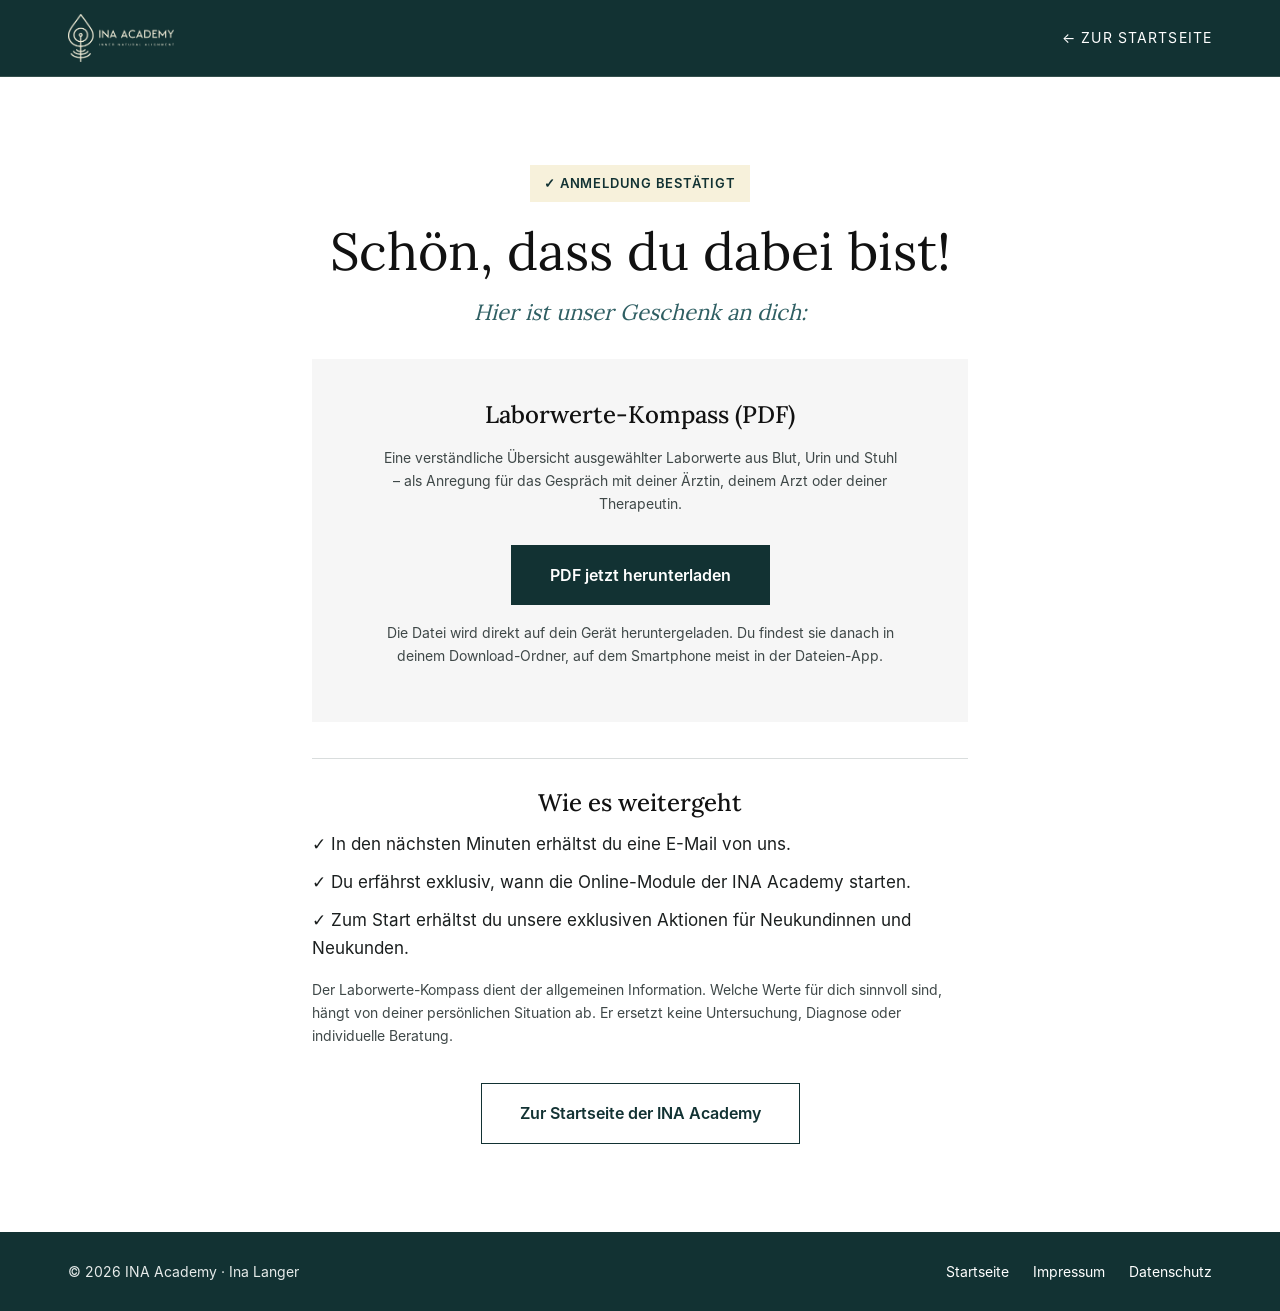
<file: danke.html>
<!DOCTYPE html>
<html lang="de">
<head>
  <meta charset="UTF-8">
  <meta name="viewport" content="width=device-width, initial-scale=1.0">
  <title>Danke für deine Anmeldung – INA Academy</title>
  <link rel="icon" href="favicon.ico" sizes="any">
  <link rel="icon" href="assets/img/favicon/favicon-32.png" sizes="32x32" type="image/png">
  <link rel="apple-touch-icon" href="assets/img/favicon/apple-touch-icon.png">
  <meta name="robots" content="noindex, nofollow">
  <meta name="theme-color" content="#123233">
  <link rel="stylesheet" href="assets/css/legal.css">
  <style>
    .thanks { max-width: 720px; text-align: center; }
    .thanks .badge { display: inline-flex; align-items: center; gap: 10px; background: var(--cream); color: var(--dark); font-size: 13px; font-weight: 600; letter-spacing: 0.06em; padding: 8px 14px; margin-bottom: 20px; }
    .thanks .lead { font-family: "Lora", Georgia, serif; font-style: italic; font-size: 22px; color: var(--petrol); margin: 0 0 28px; }
    .download-card { background: var(--soft); padding: clamp(24px, 4vw, 40px); margin: 0 0 36px; display: flex; flex-direction: column; align-items: center; gap: 16px; }
    .download-card h2 { margin: 0; padding: 0; border: 0; }
    .btn { display: inline-block; font: inherit; font-size: 16px; font-weight: 600; text-decoration: none; padding: 16px 38px; border: 1px solid transparent; }
    .btn-dark { background: var(--dark); color: var(--white); }
    .btn-dark:hover { background: var(--petrol); color: var(--white); }
    .btn-outline { background: transparent; color: var(--dark); border-color: var(--dark); }
    .btn-outline:hover { background: var(--dark); color: var(--white); }
    .small { font-size: 14px; color: var(--text-muted); max-width: 520px; }
    .next { text-align: left; border-top: 1px solid var(--line); padding-top: 28px; margin-bottom: 36px; }
    .next h2 { margin-top: 0; padding-top: 0; border: 0; text-align: center; }
    .next p { margin: 0 0 10px; }
  </style>
</head>
<body>

  <header class="site-header">
    <div class="header-inner">
      <a href="./"><img src="assets/img/logo-ina-academy.png" alt="INA Academy – zur Startseite" width="480" height="218"></a>
      <a href="./" class="back">← Zur Startseite</a>
    </div>
  </header>

  <main class="thanks">
    <p class="badge">✓ ANMELDUNG BESTÄTIGT</p>
    <h1>Schön, dass du dabei bist!</h1>
    <p class="lead">Hier ist unser Geschenk an dich:</p>

    <div class="download-card">
      <h2>Laborwerte-Kompass (PDF)</h2>
      <p class="small">Eine verständliche Übersicht ausgewählter Laborwerte aus Blut, Urin und Stuhl – als Anregung für das Gespräch mit deiner Ärztin, deinem Arzt oder deiner Therapeutin.</p>
      <a class="btn btn-dark" href="https://drive.google.com/uc?export=download&amp;id=1_8RNve1gc685mrf8-Dl_S6DyQrBczN4P" rel="noopener">PDF jetzt herunterladen</a>
      <p class="small">Die Datei wird direkt auf dein Gerät heruntergeladen. Du findest sie danach in deinem Download-Ordner, auf dem Smartphone meist in der Dateien-App.</p>
    </div>

    <div class="next">
      <h2>Wie es weitergeht</h2>
      <p>✓ In den nächsten Minuten erhältst du eine E-Mail von uns.</p>
      <p>✓ Du erfährst exklusiv, wann die Online-Module der INA Academy starten.</p>
      <p>✓ Zum Start erhältst du unsere exklusiven Aktionen für Neukundinnen und Neukunden.</p>
      <p class="small" style="max-width: none; margin-top: 16px">Der Laborwerte-Kompass dient der allgemeinen Information. Welche Werte für dich sinnvoll sind, hängt von deiner persönlichen Situation ab. Er ersetzt keine Untersuchung, Diagnose oder individuelle Beratung.</p>
    </div>

    <a class="btn btn-outline" href="./">Zur Startseite der INA Academy</a>
  </main>

  <footer class="site-footer">
    <div class="footer-inner">
      <span>© 2026 INA Academy · Ina Langer</span>
      <nav aria-label="Rechtliches">
        <a href="./">Startseite</a>
        <a href="impressum.html">Impressum</a>
        <a href="datenschutz.html">Datenschutz</a>
      </nav>
    </div>
  </footer>

</body>
</html>
</file>
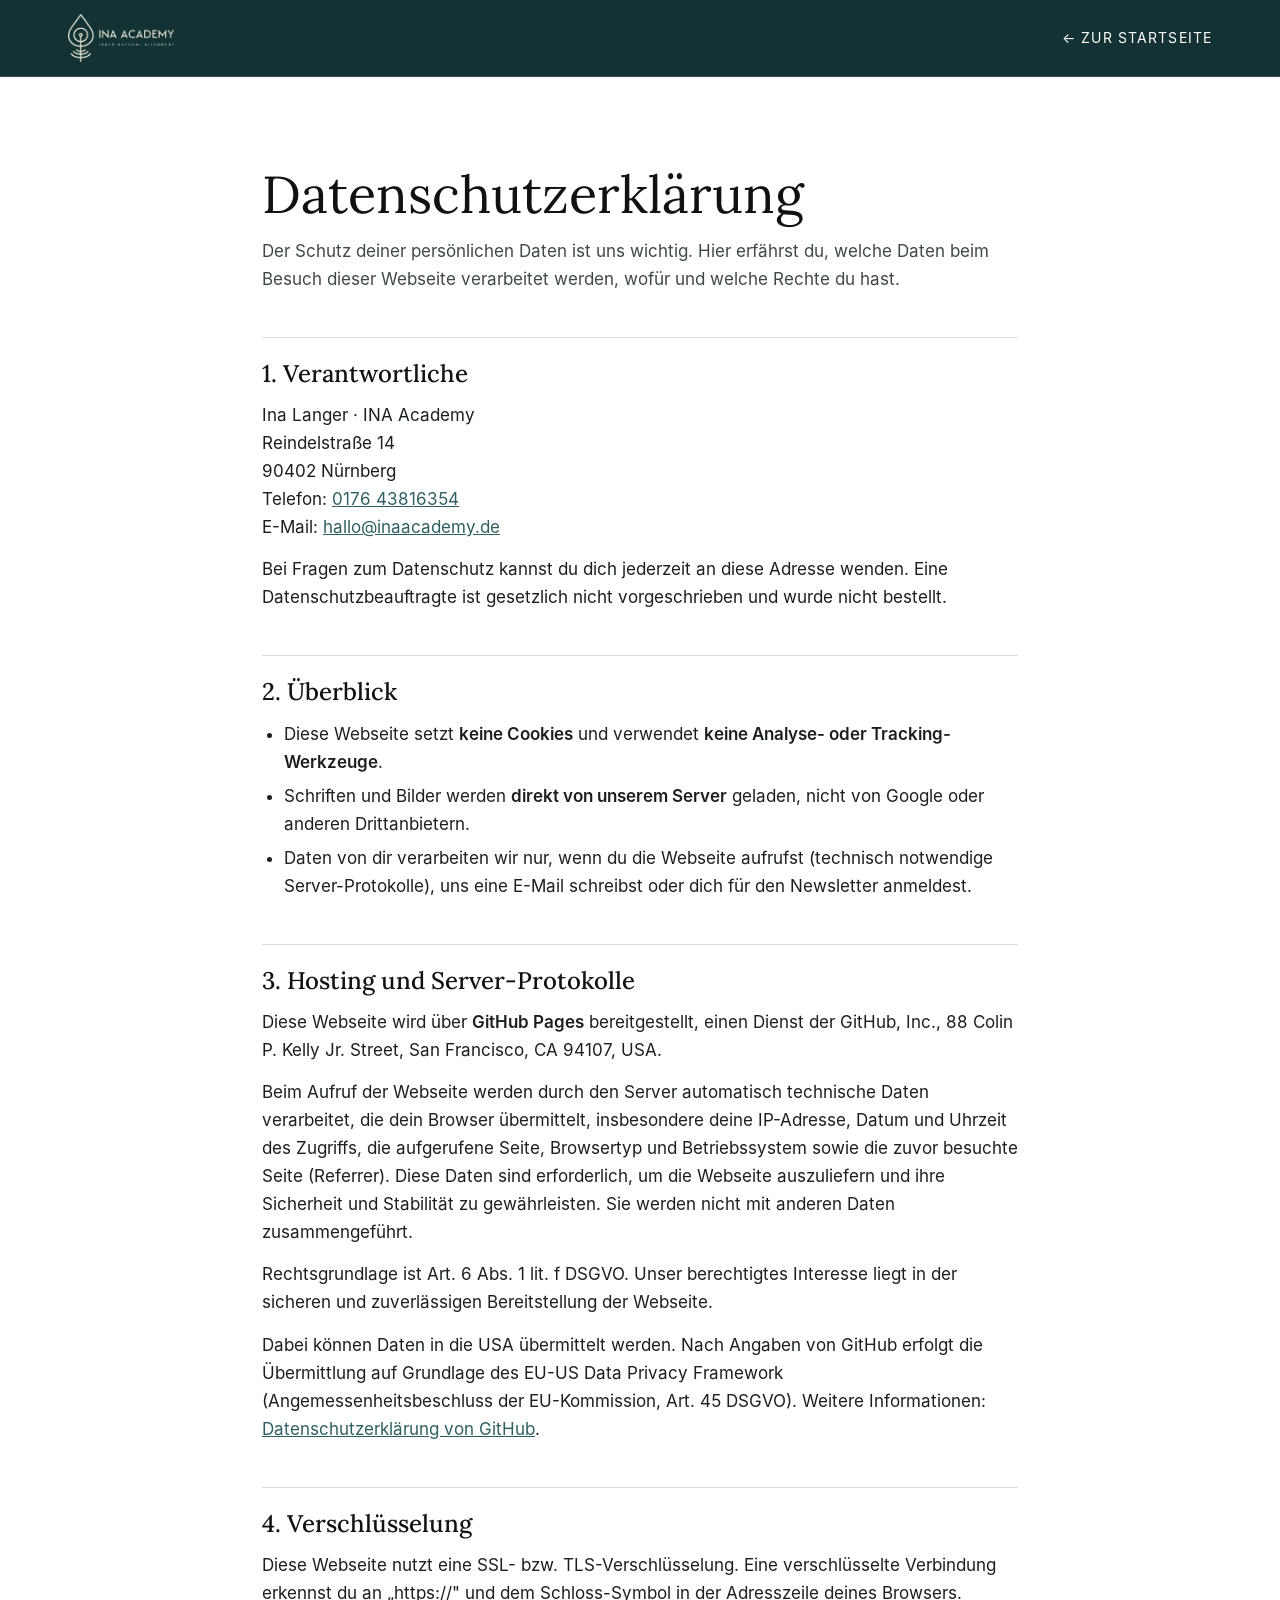
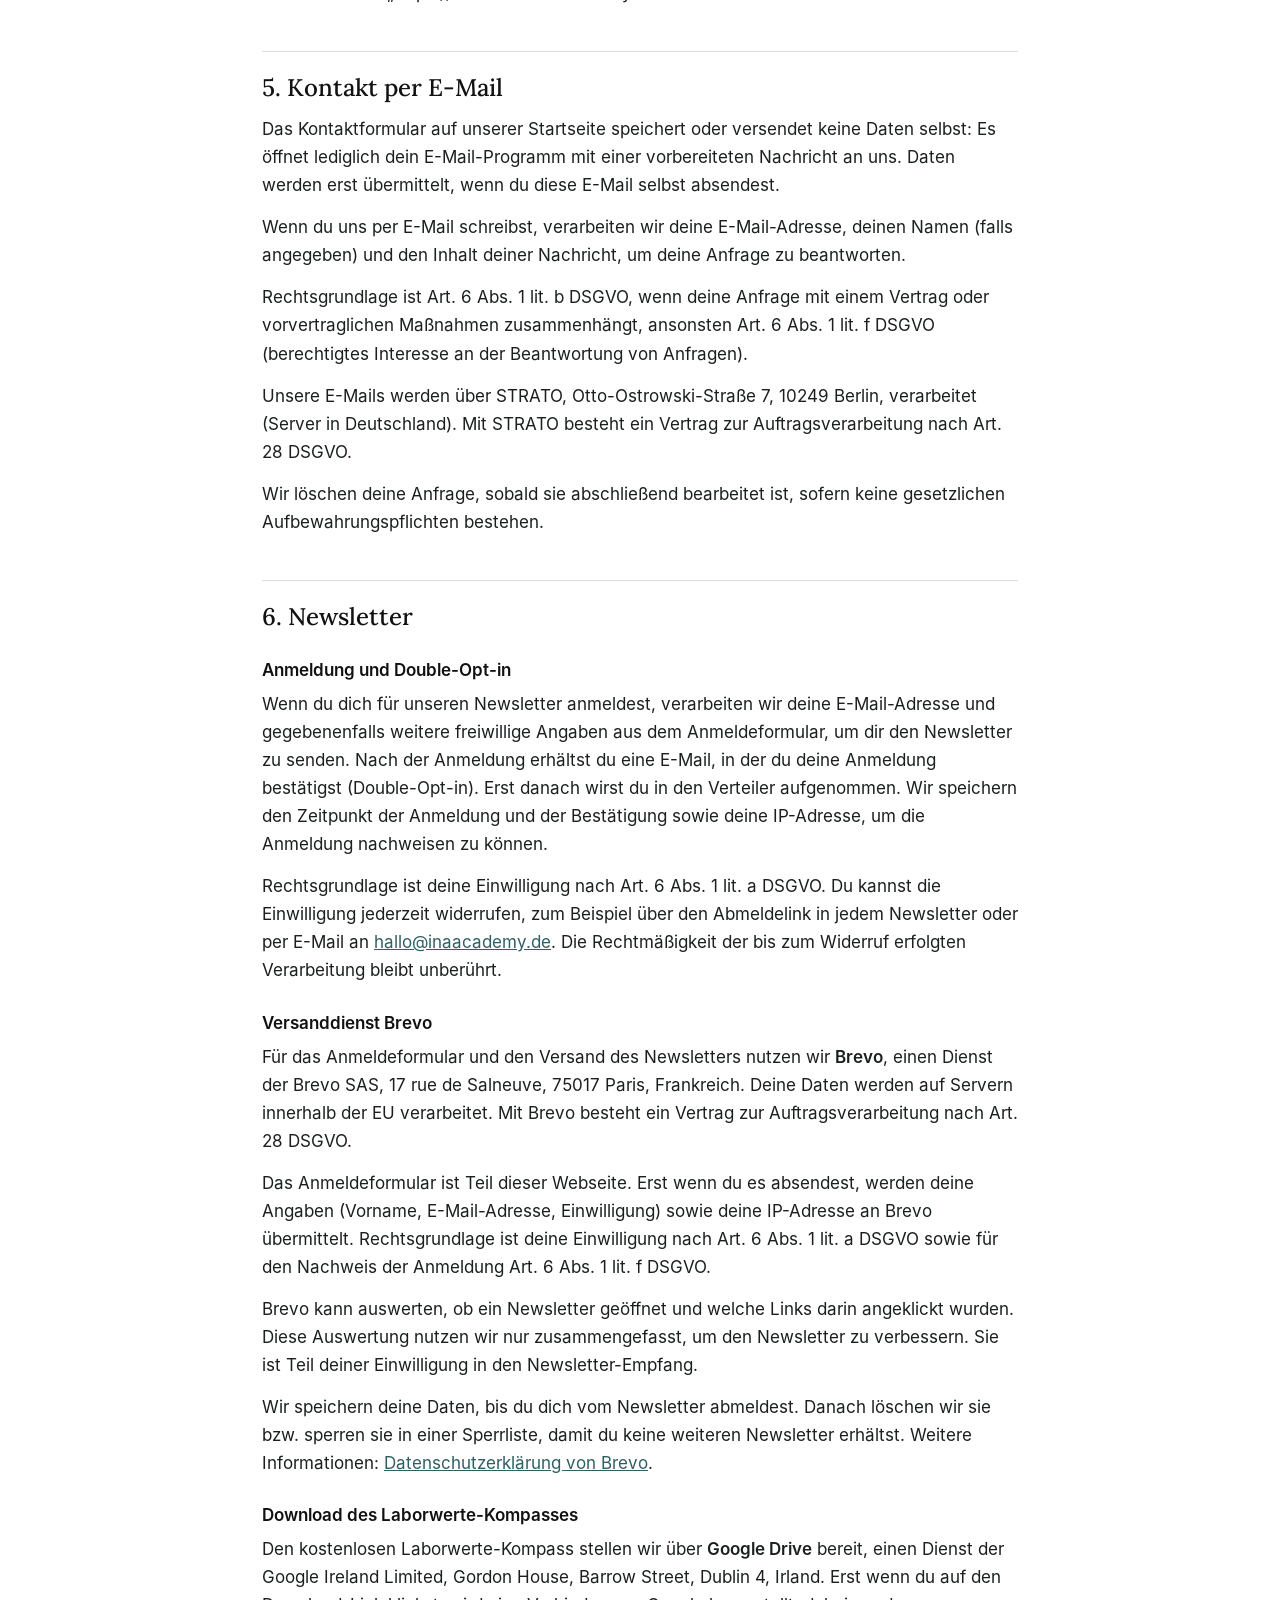
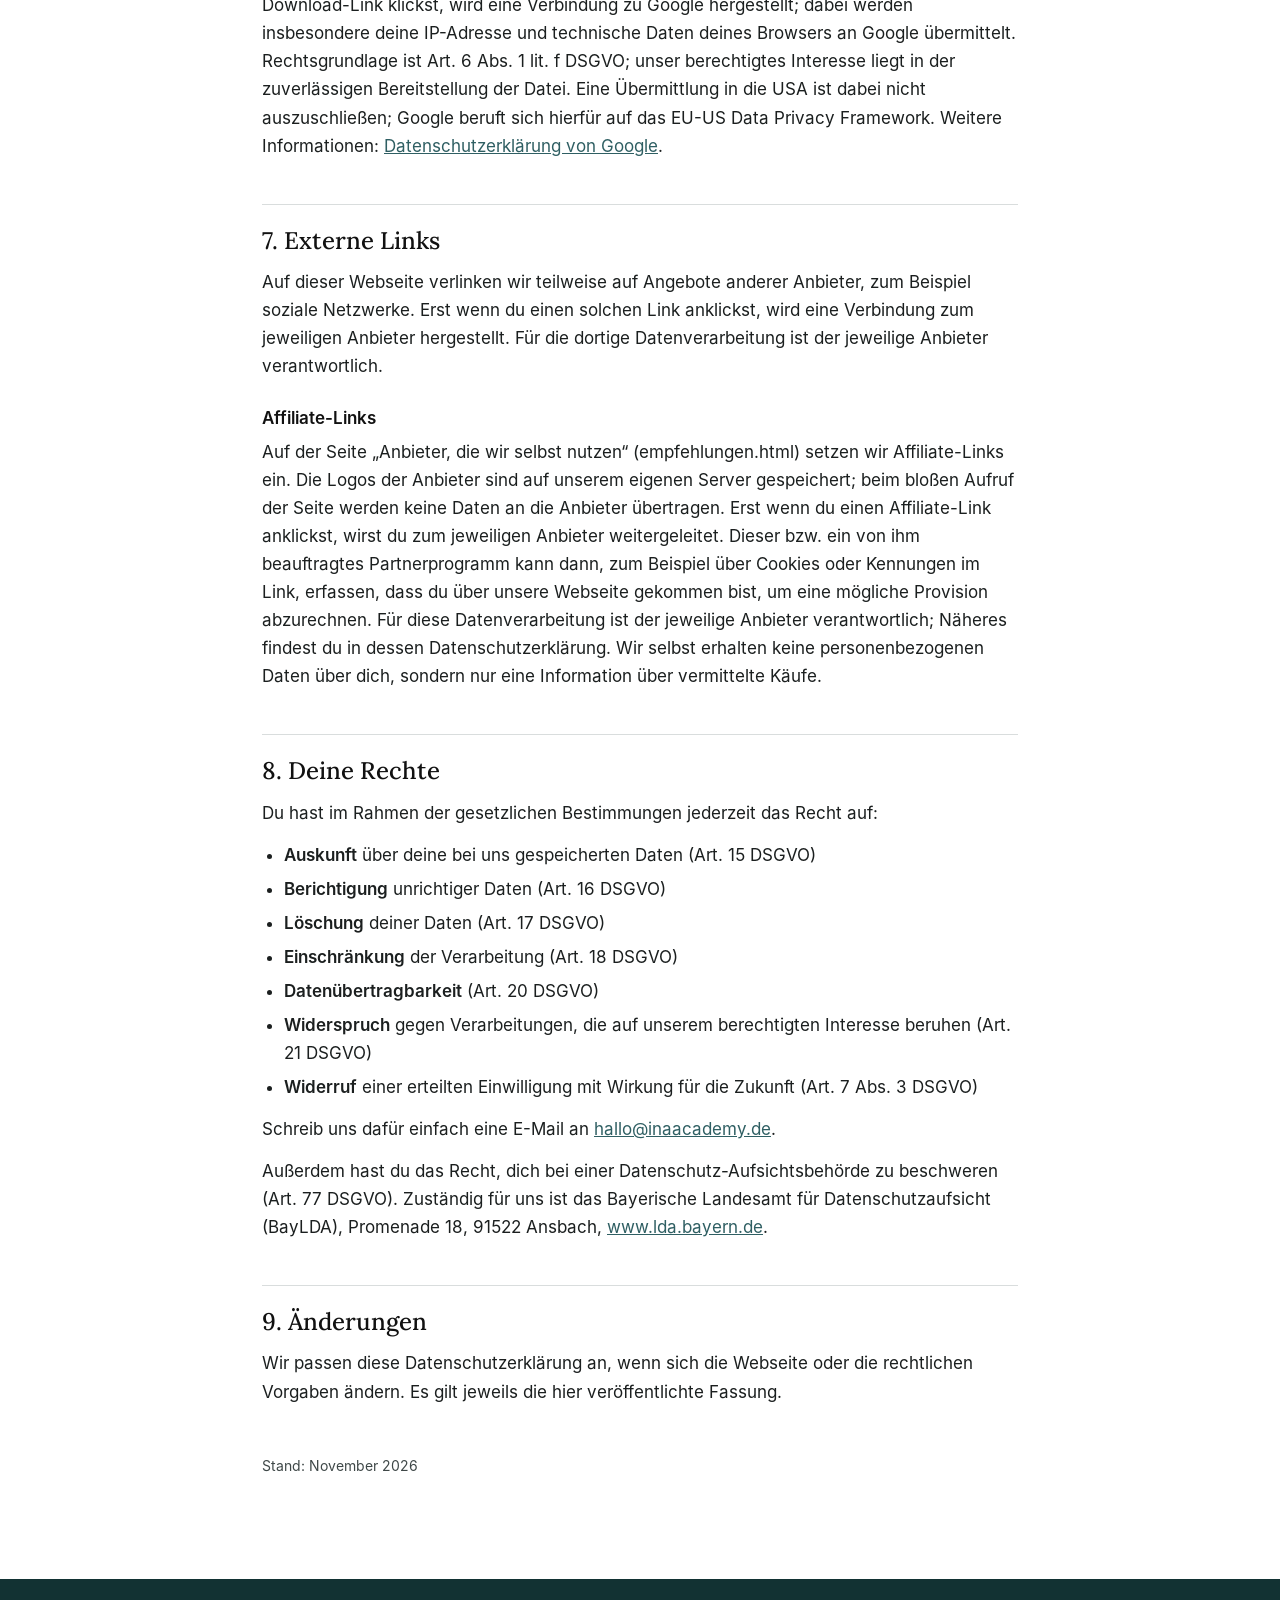
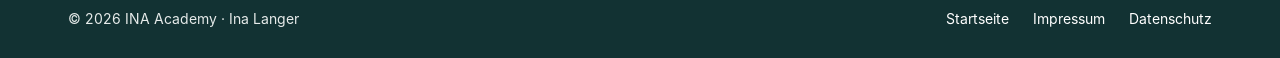
<file: datenschutz.html>
<!DOCTYPE html>
<html lang="de">
<head>
  <meta charset="UTF-8">
  <meta name="viewport" content="width=device-width, initial-scale=1.0">
  <title>Datenschutzerklärung – INA Academy</title>
  <link rel="icon" href="favicon.ico" sizes="any">
  <link rel="icon" href="assets/img/favicon/favicon-32.png" sizes="32x32" type="image/png">
  <link rel="apple-touch-icon" href="assets/img/favicon/apple-touch-icon.png">
  <meta name="robots" content="noindex, follow">
  <meta name="theme-color" content="#123233">
  <link rel="stylesheet" href="assets/css/legal.css">
</head>
<body>

  <header class="site-header">
    <div class="header-inner">
      <a href="./"><img src="assets/img/logo-ina-academy.png" alt="INA Academy – zur Startseite" width="480" height="218"></a>
      <a href="./" class="back">← Zur Startseite</a>
    </div>
  </header>

  <main>
    <h1>Datenschutzerklärung</h1>
    <p class="intro">Der Schutz deiner persönlichen Daten ist uns wichtig. Hier erfährst du, welche Daten beim Besuch dieser Webseite verarbeitet werden, wofür und welche Rechte du hast.</p>

    <h2>1. Verantwortliche</h2>
    <address>
      Ina Langer · INA Academy<br>
      Reindelstraße 14<br>
      90402 Nürnberg<br>
      Telefon: <a href="tel:+4917643816354">0176 43816354</a><br>
      E-Mail: <a href="mailto:hallo@inaacademy.de">hallo@inaacademy.de</a>
    </address>
    <p>Bei Fragen zum Datenschutz kannst du dich jederzeit an diese Adresse wenden. Eine Datenschutzbeauftragte ist gesetzlich nicht vorgeschrieben und wurde nicht bestellt.</p>

    <h2>2. Überblick</h2>
    <ul>
      <li>Diese Webseite setzt <strong>keine Cookies</strong> und verwendet <strong>keine Analyse- oder Tracking-Werkzeuge</strong>.</li>
      <li>Schriften und Bilder werden <strong>direkt von unserem Server</strong> geladen, nicht von Google oder anderen Drittanbietern.</li>
      <li>Daten von dir verarbeiten wir nur, wenn du die Webseite aufrufst (technisch notwendige Server-Protokolle), uns eine E-Mail schreibst oder dich für den Newsletter anmeldest.</li>
    </ul>

    <h2>3. Hosting und Server-Protokolle</h2>
    <p>Diese Webseite wird über <strong>GitHub Pages</strong> bereitgestellt, einen Dienst der GitHub, Inc., 88 Colin P. Kelly Jr. Street, San Francisco, CA 94107, USA.</p>
    <p>Beim Aufruf der Webseite werden durch den Server automatisch technische Daten verarbeitet, die dein Browser übermittelt, insbesondere deine IP-Adresse, Datum und Uhrzeit des Zugriffs, die aufgerufene Seite, Browsertyp und Betriebssystem sowie die zuvor besuchte Seite (Referrer). Diese Daten sind erforderlich, um die Webseite auszuliefern und ihre Sicherheit und Stabilität zu gewährleisten. Sie werden nicht mit anderen Daten zusammengeführt.</p>
    <p>Rechtsgrundlage ist Art. 6 Abs. 1 lit. f DSGVO. Unser berechtigtes Interesse liegt in der sicheren und zuverlässigen Bereitstellung der Webseite.</p>
    <p>Dabei können Daten in die USA übermittelt werden. Nach Angaben von GitHub erfolgt die Übermittlung auf Grundlage des EU-US Data Privacy Framework (Angemessenheitsbeschluss der EU-Kommission, Art. 45 DSGVO). Weitere Informationen: <a href="https://docs.github.com/de/site-policy/privacy-policies/github-general-privacy-statement" rel="noopener">Datenschutzerklärung von GitHub</a>.</p>

    <h2>4. Verschlüsselung</h2>
    <p>Diese Webseite nutzt eine SSL- bzw. TLS-Verschlüsselung. Eine verschlüsselte Verbindung erkennst du an „https://" und dem Schloss-Symbol in der Adresszeile deines Browsers.</p>

    <h2>5. Kontakt per E-Mail</h2>
    <p>Das Kontaktformular auf unserer Startseite speichert oder versendet keine Daten selbst: Es öffnet lediglich dein E-Mail-Programm mit einer vorbereiteten Nachricht an uns. Daten werden erst übermittelt, wenn du diese E-Mail selbst absendest.</p>
    <p>Wenn du uns per E-Mail schreibst, verarbeiten wir deine E-Mail-Adresse, deinen Namen (falls angegeben) und den Inhalt deiner Nachricht, um deine Anfrage zu beantworten.</p>
    <p>Rechtsgrundlage ist Art. 6 Abs. 1 lit. b DSGVO, wenn deine Anfrage mit einem Vertrag oder vorvertraglichen Maßnahmen zusammenhängt, ansonsten Art. 6 Abs. 1 lit. f DSGVO (berechtigtes Interesse an der Beantwortung von Anfragen).</p>
    <p>Unsere E-Mails werden über STRATO, Otto-Ostrowski-Straße 7, 10249 Berlin, verarbeitet (Server in Deutschland). Mit STRATO besteht ein Vertrag zur Auftragsverarbeitung nach Art. 28 DSGVO.</p>
    <p>Wir löschen deine Anfrage, sobald sie abschließend bearbeitet ist, sofern keine gesetzlichen Aufbewahrungspflichten bestehen.</p>

    <h2>6. Newsletter</h2>
    <h3>Anmeldung und Double-Opt-in</h3>
    <p>Wenn du dich für unseren Newsletter anmeldest, verarbeiten wir deine E-Mail-Adresse und gegebenenfalls weitere freiwillige Angaben aus dem Anmeldeformular, um dir den Newsletter zu senden. Nach der Anmeldung erhältst du eine E-Mail, in der du deine Anmeldung bestätigst (Double-Opt-in). Erst danach wirst du in den Verteiler aufgenommen. Wir speichern den Zeitpunkt der Anmeldung und der Bestätigung sowie deine IP-Adresse, um die Anmeldung nachweisen zu können.</p>
    <p>Rechtsgrundlage ist deine Einwilligung nach Art. 6 Abs. 1 lit. a DSGVO. Du kannst die Einwilligung jederzeit widerrufen, zum Beispiel über den Abmeldelink in jedem Newsletter oder per E-Mail an <a href="mailto:hallo@inaacademy.de">hallo@inaacademy.de</a>. Die Rechtmäßigkeit der bis zum Widerruf erfolgten Verarbeitung bleibt unberührt.</p>

    <h3>Versanddienst Brevo</h3>
    <p>Für das Anmeldeformular und den Versand des Newsletters nutzen wir <strong>Brevo</strong>, einen Dienst der Brevo SAS, 17 rue de Salneuve, 75017 Paris, Frankreich. Deine Daten werden auf Servern innerhalb der EU verarbeitet. Mit Brevo besteht ein Vertrag zur Auftragsverarbeitung nach Art. 28 DSGVO.</p>
    <p>Das Anmeldeformular ist Teil dieser Webseite. Erst wenn du es absendest, werden deine Angaben (Vorname, E-Mail-Adresse, Einwilligung) sowie deine IP-Adresse an Brevo übermittelt. Rechtsgrundlage ist deine Einwilligung nach Art. 6 Abs. 1 lit. a DSGVO sowie für den Nachweis der Anmeldung Art. 6 Abs. 1 lit. f DSGVO.</p>
    <p>Brevo kann auswerten, ob ein Newsletter geöffnet und welche Links darin angeklickt wurden. Diese Auswertung nutzen wir nur zusammengefasst, um den Newsletter zu verbessern. Sie ist Teil deiner Einwilligung in den Newsletter-Empfang.</p>
    <!-- TODO: Falls im Brevo-Formular ein Captcha (z. B. Google reCAPTCHA) aktiviert ist, muss hier ein eigener Abschnitt dazu ergänzt werden. -->
    <p>Wir speichern deine Daten, bis du dich vom Newsletter abmeldest. Danach löschen wir sie bzw. sperren sie in einer Sperrliste, damit du keine weiteren Newsletter erhältst. Weitere Informationen: <a href="https://www.brevo.com/de/legal/privacypolicy/" rel="noopener">Datenschutzerklärung von Brevo</a>.</p>

    <h3>Download des Laborwerte-Kompasses</h3>
    <p>Den kostenlosen Laborwerte-Kompass stellen wir über <strong>Google Drive</strong> bereit, einen Dienst der Google Ireland Limited, Gordon House, Barrow Street, Dublin 4, Irland. Erst wenn du auf den Download-Link klickst, wird eine Verbindung zu Google hergestellt; dabei werden insbesondere deine IP-Adresse und technische Daten deines Browsers an Google übermittelt. Rechtsgrundlage ist Art. 6 Abs. 1 lit. f DSGVO; unser berechtigtes Interesse liegt in der zuverlässigen Bereitstellung der Datei. Eine Übermittlung in die USA ist dabei nicht auszuschließen; Google beruft sich hierfür auf das EU-US Data Privacy Framework. Weitere Informationen: <a href="https://policies.google.com/privacy?hl=de" rel="noopener">Datenschutzerklärung von Google</a>.</p>

    <h2>7. Externe Links</h2>
    <p>Auf dieser Webseite verlinken wir teilweise auf Angebote anderer Anbieter, zum Beispiel soziale Netzwerke. Erst wenn du einen solchen Link anklickst, wird eine Verbindung zum jeweiligen Anbieter hergestellt. Für die dortige Datenverarbeitung ist der jeweilige Anbieter verantwortlich.</p>
    <h3>Affiliate-Links</h3>
    <p>Auf der Seite „Anbieter, die wir selbst nutzen“ (empfehlungen.html) setzen wir Affiliate-Links ein. Die Logos der Anbieter sind auf unserem eigenen Server gespeichert; beim bloßen Aufruf der Seite werden keine Daten an die Anbieter übertragen. Erst wenn du einen Affiliate-Link anklickst, wirst du zum jeweiligen Anbieter weitergeleitet. Dieser bzw. ein von ihm beauftragtes Partnerprogramm kann dann, zum Beispiel über Cookies oder Kennungen im Link, erfassen, dass du über unsere Webseite gekommen bist, um eine mögliche Provision abzurechnen. Für diese Datenverarbeitung ist der jeweilige Anbieter verantwortlich; Näheres findest du in dessen Datenschutzerklärung. Wir selbst erhalten keine personenbezogenen Daten über dich, sondern nur eine Information über vermittelte Käufe.</p>

    <h2>8. Deine Rechte</h2>
    <p>Du hast im Rahmen der gesetzlichen Bestimmungen jederzeit das Recht auf:</p>
    <ul>
      <li><strong>Auskunft</strong> über deine bei uns gespeicherten Daten (Art. 15 DSGVO)</li>
      <li><strong>Berichtigung</strong> unrichtiger Daten (Art. 16 DSGVO)</li>
      <li><strong>Löschung</strong> deiner Daten (Art. 17 DSGVO)</li>
      <li><strong>Einschränkung</strong> der Verarbeitung (Art. 18 DSGVO)</li>
      <li><strong>Datenübertragbarkeit</strong> (Art. 20 DSGVO)</li>
      <li><strong>Widerspruch</strong> gegen Verarbeitungen, die auf unserem berechtigten Interesse beruhen (Art. 21 DSGVO)</li>
      <li><strong>Widerruf</strong> einer erteilten Einwilligung mit Wirkung für die Zukunft (Art. 7 Abs. 3 DSGVO)</li>
    </ul>
    <p>Schreib uns dafür einfach eine E-Mail an <a href="mailto:hallo@inaacademy.de">hallo@inaacademy.de</a>.</p>
    <p>Außerdem hast du das Recht, dich bei einer Datenschutz-Aufsichtsbehörde zu beschweren (Art. 77 DSGVO). Zuständig für uns ist das Bayerische Landesamt für Datenschutzaufsicht (BayLDA), Promenade 18, 91522 Ansbach, <a href="https://www.lda.bayern.de" rel="noopener">www.lda.bayern.de</a>.</p>

    <h2>9. Änderungen</h2>
    <p>Wir passen diese Datenschutzerklärung an, wenn sich die Webseite oder die rechtlichen Vorgaben ändern. Es gilt jeweils die hier veröffentlichte Fassung.</p>

    <p class="stand">Stand: November 2026</p>
  </main>

  <footer class="site-footer">
    <div class="footer-inner">
      <span>© 2026 INA Academy · Ina Langer</span>
      <nav aria-label="Rechtliches">
        <a href="./">Startseite</a>
        <a href="impressum.html">Impressum</a>
        <a href="datenschutz.html" aria-current="page">Datenschutz</a>
      </nav>
    </div>
  </footer>

</body>
</html>
</file>
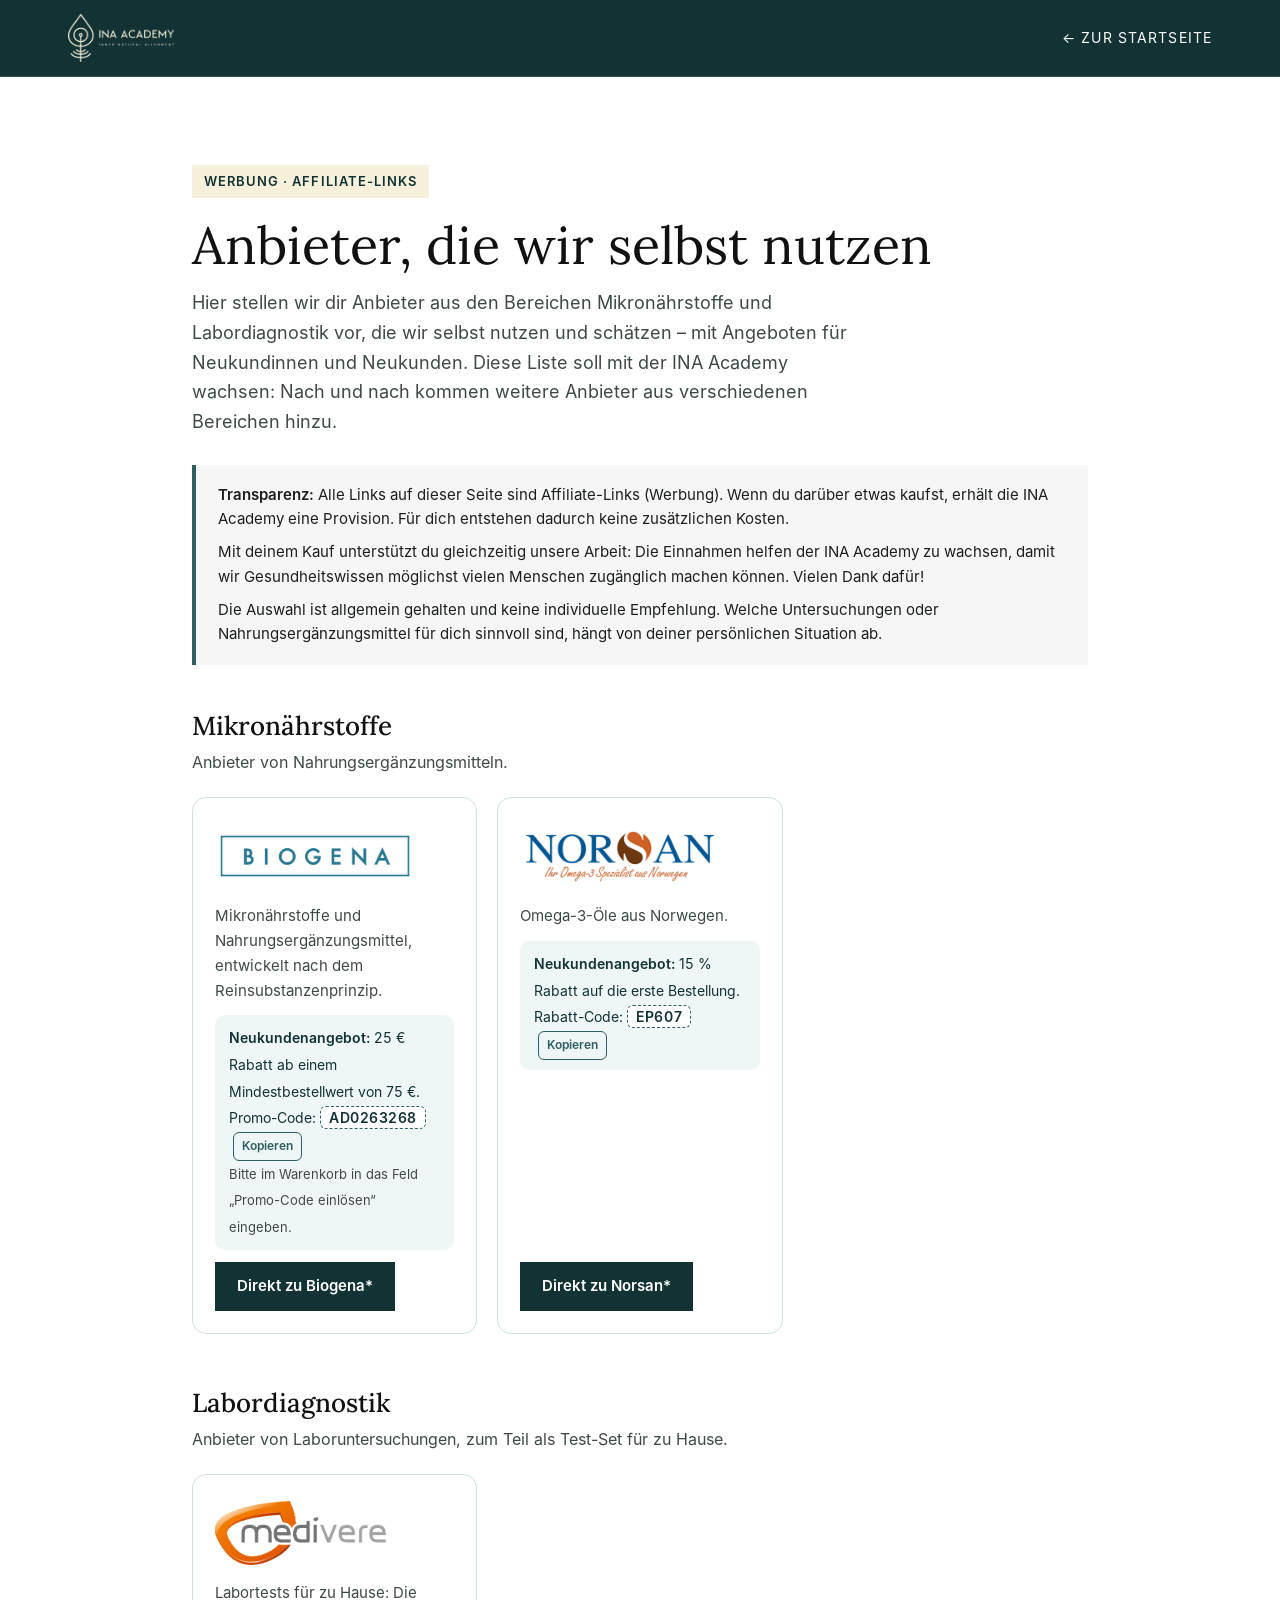
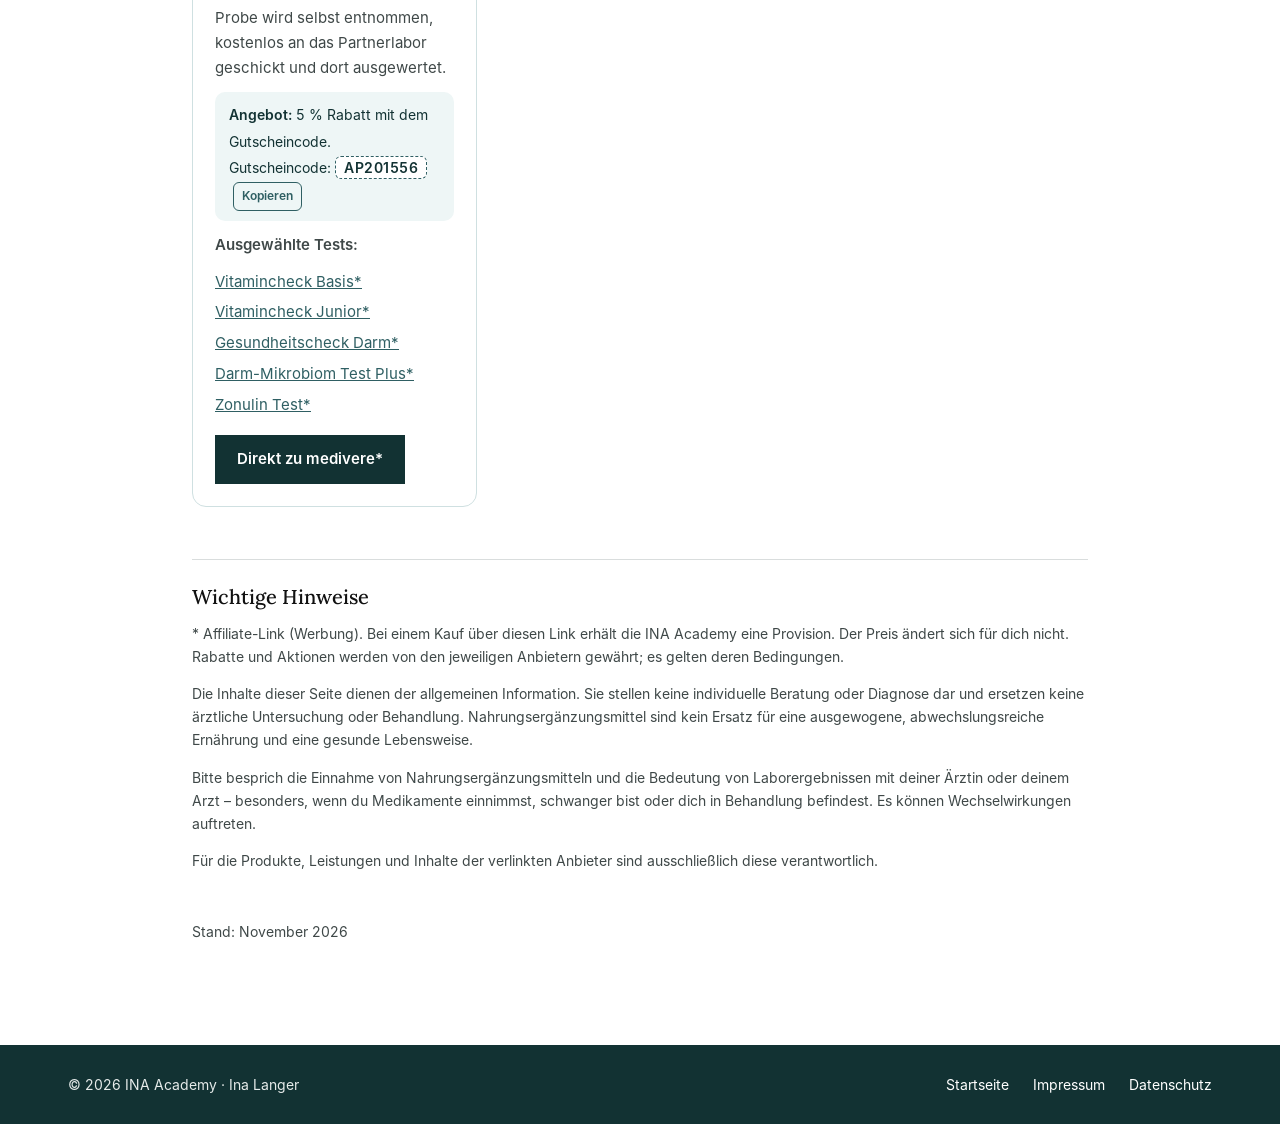
<file: empfehlungen.html>
<!DOCTYPE html>
<html lang="de">
<head>
  <meta charset="UTF-8">
  <meta name="viewport" content="width=device-width, initial-scale=1.0">
  <title>Anbieter, die wir selbst nutzen – INA Academy</title>
  <link rel="icon" href="favicon.ico" sizes="any">
  <link rel="icon" href="assets/img/favicon/favicon-32.png" sizes="32x32" type="image/png">
  <link rel="apple-touch-icon" href="assets/img/favicon/apple-touch-icon.png">
  <meta name="description" content="Anbieter aus den Bereichen Mikronährstoffe und Labordiagnostik – mit Hinweisen zu Affiliate-Links und Neukundenangeboten.">
  <meta name="robots" content="noindex, follow">
  <meta name="theme-color" content="#123233">
  <link rel="stylesheet" href="assets/css/legal.css">
  <style>
    main { max-width: 960px; }
    .ad-badge { display: inline-block; background: var(--cream); color: var(--dark); font-size: 13px; font-weight: 600; letter-spacing: 0.08em; text-transform: uppercase; padding: 6px 12px; margin: 0 0 18px; }
    .lead { font-size: 18px; color: var(--text-muted); max-width: 680px; margin: 0 0 28px; }
    .notice { background: var(--soft); border-left: 4px solid var(--petrol); padding: 18px 22px; margin: 0 0 44px; font-size: 15px; }
    .notice p { margin: 0 0 8px; }
    .notice p:last-child { margin: 0; }
    .group-title { font-family: "Lora", Georgia, serif; font-weight: 500; font-size: 26px; color: var(--ink); margin: 0 0 6px; padding: 0; border: 0; }
    .group-intro { color: var(--text-muted); margin: 0 0 22px; font-size: 16px; }
    .grid { display: grid; grid-template-columns: repeat(auto-fill, minmax(260px, 1fr)); gap: 20px; margin: 0 0 52px; }
    .card { border: 1px solid #cfe0e1; border-radius: 14px; background: var(--white); padding: 22px; display: flex; flex-direction: column; gap: 12px; }
    .card .logo { height: 72px; display: flex; align-items: center; justify-content: flex-start; }
    .card .logo img { max-height: 64px; max-width: 200px; width: auto; height: auto; display: block; }
    .card h3 { margin: 0; font-size: 18px; }
    .card p { margin: 0; font-size: 15px; color: var(--text-muted); }
    .offer { background: #eef6f6; border-radius: 10px; padding: 10px 14px; font-size: 14px; color: var(--dark); }
    .offer code { font-family: inherit; font-weight: 600; background: var(--white); border: 1px dashed var(--petrol); padding: 2px 8px; border-radius: 6px; letter-spacing: 0.04em; }
    .card .btn { margin-top: auto; align-self: flex-start; display: inline-block; background: var(--dark); color: var(--white); text-decoration: none; font-weight: 600; font-size: 15px; padding: 12px 22px; }
    .card .btn:hover { background: var(--petrol); color: var(--white); }
    .card .tag { font-size: 12px; color: var(--text-muted); letter-spacing: 0.04em; }
    .disclaimer { border-top: 1px solid var(--line); padding-top: 24px; font-size: 14px; color: var(--text-muted); }
    .disclaimer h2 { font-size: 20px; margin-top: 0; padding-top: 0; border: 0; }
    .offer .howto { font-size: 13px; color: var(--text-muted); }
    .copy { font: inherit; font-size: 12px; font-weight: 600; color: var(--petrol); background: transparent; border: 1px solid var(--petrol); border-radius: 6px; padding: 2px 8px; margin-left: 4px; cursor: pointer; }
    .copy:hover { background: var(--petrol); color: var(--white); }
    .offer { line-height: 1.9; }
    .sr-only { position: absolute; width: 1px; height: 1px; padding: 0; margin: -1px; overflow: hidden; clip: rect(0 0 0 0); white-space: nowrap; border: 0; }
    .card .wordmark { font-family: "Lora", Georgia, serif; font-size: 30px; letter-spacing: 0.02em; color: var(--dark); }
    .products { margin: 0; padding: 0; list-style: none; font-size: 15px; }
    .products li { margin: 0 0 6px; }
    .products-title { font-size: 14px; font-weight: 600; color: var(--ink); margin: 0 !important; }
  </style>
</head>
<body>

  <header class="site-header">
    <div class="header-inner">
      <a href="./"><img src="assets/img/logo-ina-academy.png" alt="INA Academy – zur Startseite" width="480" height="218"></a>
      <a href="./" class="back">← Zur Startseite</a>
    </div>
  </header>

  <main>
    <p class="ad-badge">Werbung · Affiliate-Links</p>
    <h1>Anbieter, die wir selbst nutzen</h1>
    <p class="lead">Hier stellen wir dir Anbieter aus den Bereichen Mikronährstoffe und Labordiagnostik vor, die wir selbst nutzen und schätzen – mit Angeboten für Neukundinnen und Neukunden. Diese Liste soll mit der INA Academy wachsen: Nach und nach kommen weitere Anbieter aus verschiedenen Bereichen hinzu.</p>

    <div class="notice">
      <p><strong>Transparenz:</strong> Alle Links auf dieser Seite sind Affiliate-Links (Werbung). Wenn du darüber etwas kaufst, erhält die INA Academy eine Provision. Für dich entstehen dadurch keine zusätzlichen Kosten.</p>
      <p>Mit deinem Kauf unterstützt du gleichzeitig unsere Arbeit: Die Einnahmen helfen der INA Academy zu wachsen, damit wir Gesundheitswissen möglichst vielen Menschen zugänglich machen können. Vielen Dank dafür!</p>
      <p>Die Auswahl ist allgemein gehalten und keine individuelle Empfehlung. Welche Untersuchungen oder Nahrungsergänzungsmittel für dich sinnvoll sind, hängt von deiner persönlichen Situation ab.</p>
    </div>

    <!-- ===== Mikronährstoffe ===== -->
    <h2 class="group-title">Mikronährstoffe</h2>
    <p class="group-intro">Anbieter von Nahrungsergänzungsmitteln.</p>
    <div class="grid">

      <article class="card">
        <div class="logo"><img src="assets/img/partner/biogena.png" alt="Logo Biogena" width="480" height="125" loading="lazy"></div>
        <h3 class="sr-only">Biogena</h3>
        <p>Mikronährstoffe und Nahrungsergänzungsmittel, entwickelt nach dem Reinsubstanzenprinzip.</p>
        <div class="offer">
          <strong>Neukundenangebot:</strong> 25&nbsp;€ Rabatt ab einem Mindestbestellwert von 75&nbsp;€.<br>
          Promo-Code: <code>AD0263268</code> <button class="copy" type="button" data-code="AD0263268">Kopieren</button><br>
          <span class="howto">Bitte im Warenkorb in das Feld „Promo-Code einlösen“ eingeben.</span>
        </div>
        <a class="btn" href="https://biogena.com/de-de?afid=AD0263268" target="_blank" rel="sponsored noopener">Direkt zu Biogena*</a>
      </article>

      <article class="card">
        <div class="logo"><img src="assets/img/partner/norsan.png" alt="Logo Norsan" width="480" height="148" loading="lazy"></div>
        <h3 class="sr-only">Norsan</h3>
        <p>Omega-3-Öle aus Norwegen.</p>
        <div class="offer">
          <strong>Neukundenangebot:</strong> 15&nbsp;% Rabatt auf die erste Bestellung.<br>
          Rabatt-Code: <code>EP607</code> <button class="copy" type="button" data-code="EP607">Kopieren</button>
        </div>
        <a class="btn" href="https://www.norsan.de/shop/?norsan=1811" target="_blank" rel="sponsored noopener">Direkt zu Norsan*</a>
      </article>

    </div>

    <!-- ===== Labordiagnostik ===== -->
    <h2 class="group-title">Labordiagnostik</h2>
    <p class="group-intro">Anbieter von Laboruntersuchungen, zum Teil als Test-Set für zu Hause.</p>
    <div class="grid">

      <article class="card">
        <div class="logo"><img src="assets/img/partner/medivere.png" alt="Logo medivere" width="433" height="162" loading="lazy"></div>
        <h3 class="sr-only">medivere</h3>
        <p>Labortests für zu Hause: Die Probe wird selbst entnommen, kostenlos an das Partnerlabor geschickt und dort ausgewertet.</p>
        <div class="offer">
          <strong>Angebot:</strong> 5&nbsp;% Rabatt mit dem Gutscheincode.<br>
          Gutscheincode: <code>AP201556</code> <button class="copy" type="button" data-code="AP201556">Kopieren</button>
        </div>
        <p class="products-title">Ausgewählte Tests:</p>
        <ul class="products">
          <li><a href="https://medivere.de/produkt/mikronahrstoffe/vitamincheck-basis?ref=47PZUTS4VLQQY94XBY2KAP201556" target="_blank" rel="sponsored noopener">Vitamincheck Basis*</a></li>
          <li><a href="https://medivere.de/produkt/mikronahrstoffe/vitamincheck-junior?ref=47PZUTS4VLQQY94XBY2KAP201556" target="_blank" rel="sponsored noopener">Vitamincheck Junior*</a></li>
          <li><a href="https://medivere.de/produkt/darmgesundheit/gesundheitscheck-darm?ref=47PZUTS4VLQQY94XBY2KAP201556" target="_blank" rel="sponsored noopener">Gesundheitscheck Darm*</a></li>
          <li><a href="https://medivere.de/produkt/darmgesundheit/darm-mikrobiom-test-plus?ref=47PZUTS4VLQQY94XBY2KAP201556" target="_blank" rel="sponsored noopener">Darm-Mikrobiom Test Plus*</a></li>
          <li><a href="https://medivere.de/produkt/darmgesundheit/zonulin-test?ref=47PZUTS4VLQQY94XBY2KAP201556" target="_blank" rel="sponsored noopener">Zonulin Test*</a></li>
        </ul>
        <a class="btn" href="https://medivere.de/?ref=47PZUTS4VLQQY94XBY2KAP201556" target="_blank" rel="sponsored noopener">Direkt zu medivere*</a>
      </article>

    </div>

    <div class="disclaimer">
      <h2>Wichtige Hinweise</h2>
      <p>* Affiliate-Link (Werbung). Bei einem Kauf über diesen Link erhält die INA Academy eine Provision. Der Preis ändert sich für dich nicht. Rabatte und Aktionen werden von den jeweiligen Anbietern gewährt; es gelten deren Bedingungen.</p>
      <p>Die Inhalte dieser Seite dienen der allgemeinen Information. Sie stellen keine individuelle Beratung oder Diagnose dar und ersetzen keine ärztliche Untersuchung oder Behandlung. Nahrungsergänzungsmittel sind kein Ersatz für eine ausgewogene, abwechslungsreiche Ernährung und eine gesunde Lebensweise.</p>
      <p>Bitte besprich die Einnahme von Nahrungsergänzungsmitteln und die Bedeutung von Laborergebnissen mit deiner Ärztin oder deinem Arzt – besonders, wenn du Medikamente einnimmst, schwanger bist oder dich in Behandlung befindest. Es können Wechselwirkungen auftreten.</p>
      <p>Für die Produkte, Leistungen und Inhalte der verlinkten Anbieter sind ausschließlich diese verantwortlich.</p>
    </div>

    <p class="stand">Stand: November 2026</p>
  </main>

  <footer class="site-footer">
    <div class="footer-inner">
      <span>© 2026 INA Academy · Ina Langer</span>
      <nav aria-label="Rechtliches">
        <a href="./">Startseite</a>
        <a href="impressum.html">Impressum</a>
        <a href="datenschutz.html">Datenschutz</a>
      </nav>
    </div>
  </footer>

  <script>
    document.querySelectorAll('.copy').forEach(function (b) {
      b.addEventListener('click', function () {
        var code = b.getAttribute('data-code');
        var done = function () { b.textContent = 'Kopiert ✓'; setTimeout(function () { b.textContent = 'Kopieren'; }, 2000); };
        try { navigator.clipboard.writeText(code).then(done, function () {}); } catch (e) {}
      });
    });
  </script>

</body>
</html>
</file>
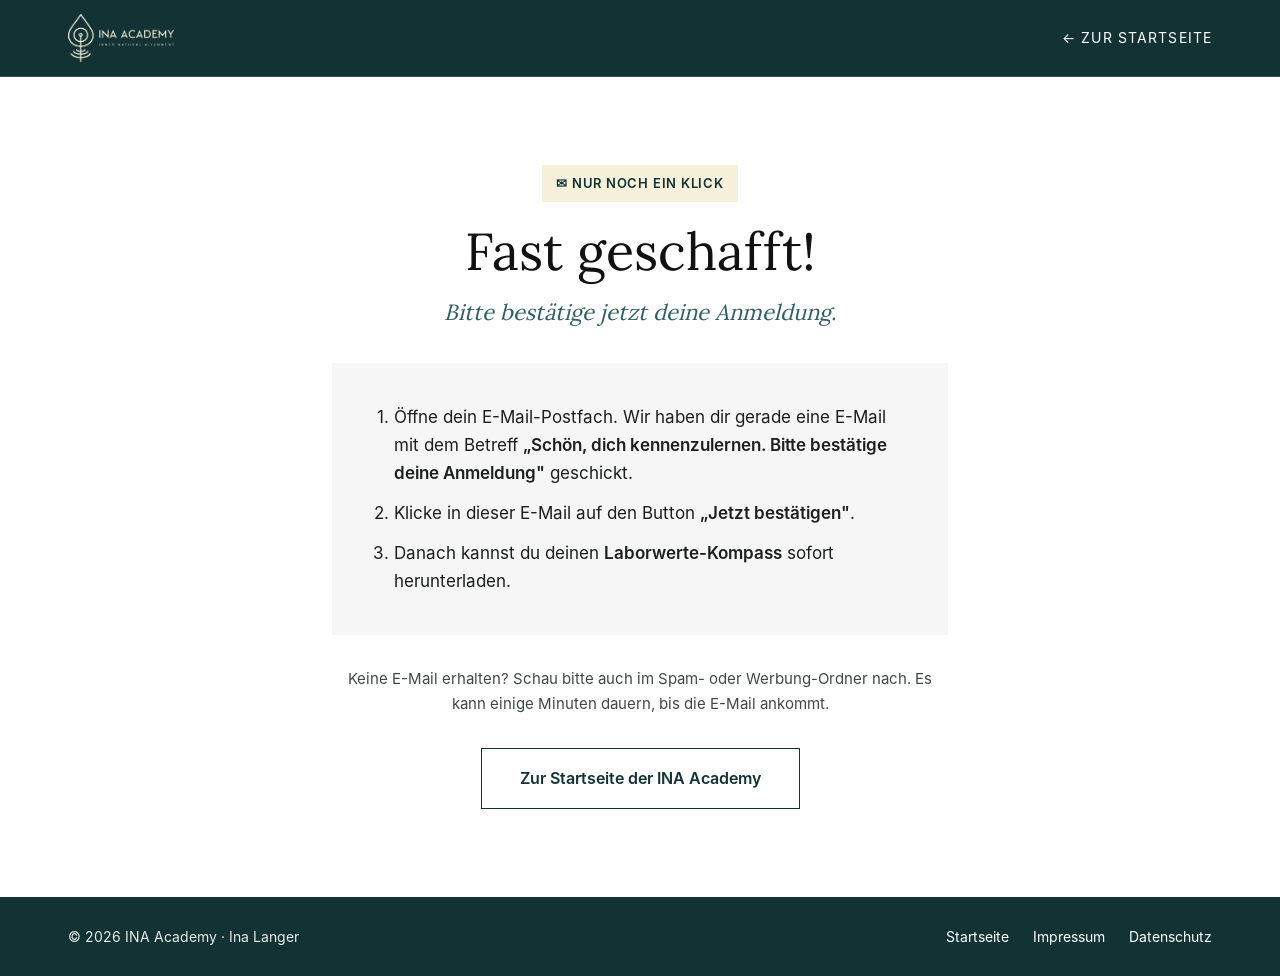
<file: fast-geschafft.html>
<!DOCTYPE html>
<html lang="de">
<head>
  <meta charset="UTF-8">
  <meta name="viewport" content="width=device-width, initial-scale=1.0">
  <title>Bitte bestätige deine Anmeldung – INA Academy</title>
  <link rel="icon" href="favicon.ico" sizes="any">
  <link rel="icon" href="assets/img/favicon/favicon-32.png" sizes="32x32" type="image/png">
  <link rel="apple-touch-icon" href="assets/img/favicon/apple-touch-icon.png">
  <meta name="robots" content="noindex, nofollow">
  <meta name="theme-color" content="#123233">
  <link rel="stylesheet" href="assets/css/legal.css">
  <style>
    .confirm { max-width: 680px; text-align: center; }
    .confirm .badge { display: inline-flex; align-items: center; gap: 10px; background: var(--cream); color: var(--dark); font-size: 13px; font-weight: 600; letter-spacing: 0.06em; padding: 8px 14px; margin-bottom: 20px; }
    .confirm .lead { font-family: "Lora", Georgia, serif; font-style: italic; font-size: 22px; color: var(--petrol); margin: 0 0 32px; }
    .steps { background: var(--soft); padding: clamp(24px, 4vw, 40px); text-align: left; margin: 0 0 32px; }
    .steps ol { margin: 0; padding-left: 22px; }
    .steps li { margin-bottom: 12px; }
    .steps li:last-child { margin-bottom: 0; }
    .hint { font-size: 15px; color: var(--text-muted); margin-bottom: 32px; }
    .btn { display: inline-block; font: inherit; font-size: 16px; font-weight: 600; text-decoration: none; padding: 16px 38px; background: transparent; color: var(--dark); border: 1px solid var(--dark); }
    .btn:hover { background: var(--dark); color: var(--white); }
  </style>
</head>
<body>

  <header class="site-header">
    <div class="header-inner">
      <a href="./"><img src="assets/img/logo-ina-academy.png" alt="INA Academy – zur Startseite" width="480" height="218"></a>
      <a href="./" class="back">← Zur Startseite</a>
    </div>
  </header>

  <main class="confirm">
    <p class="badge">✉ NUR NOCH EIN KLICK</p>
    <h1>Fast geschafft!</h1>
    <p class="lead">Bitte bestätige jetzt deine Anmeldung.</p>

    <div class="steps">
      <ol>
        <li>Öffne dein E-Mail-Postfach. Wir haben dir gerade eine E-Mail mit dem Betreff <strong>„Schön, dich kennenzulernen. Bitte bestätige deine Anmeldung"</strong> geschickt.</li>
        <li>Klicke in dieser E-Mail auf den Button <strong>„Jetzt bestätigen"</strong>.</li>
        <li>Danach kannst du deinen <strong>Laborwerte-Kompass</strong> sofort herunterladen.</li>
      </ol>
    </div>

    <p class="hint">Keine E-Mail erhalten? Schau bitte auch im Spam- oder Werbung-Ordner nach. Es kann einige Minuten dauern, bis die E-Mail ankommt.</p>

    <a class="btn" href="./">Zur Startseite der INA Academy</a>
  </main>

  <footer class="site-footer">
    <div class="footer-inner">
      <span>© 2026 INA Academy · Ina Langer</span>
      <nav aria-label="Rechtliches">
        <a href="./">Startseite</a>
        <a href="impressum.html">Impressum</a>
        <a href="datenschutz.html">Datenschutz</a>
      </nav>
    </div>
  </footer>

</body>
</html>
</file>
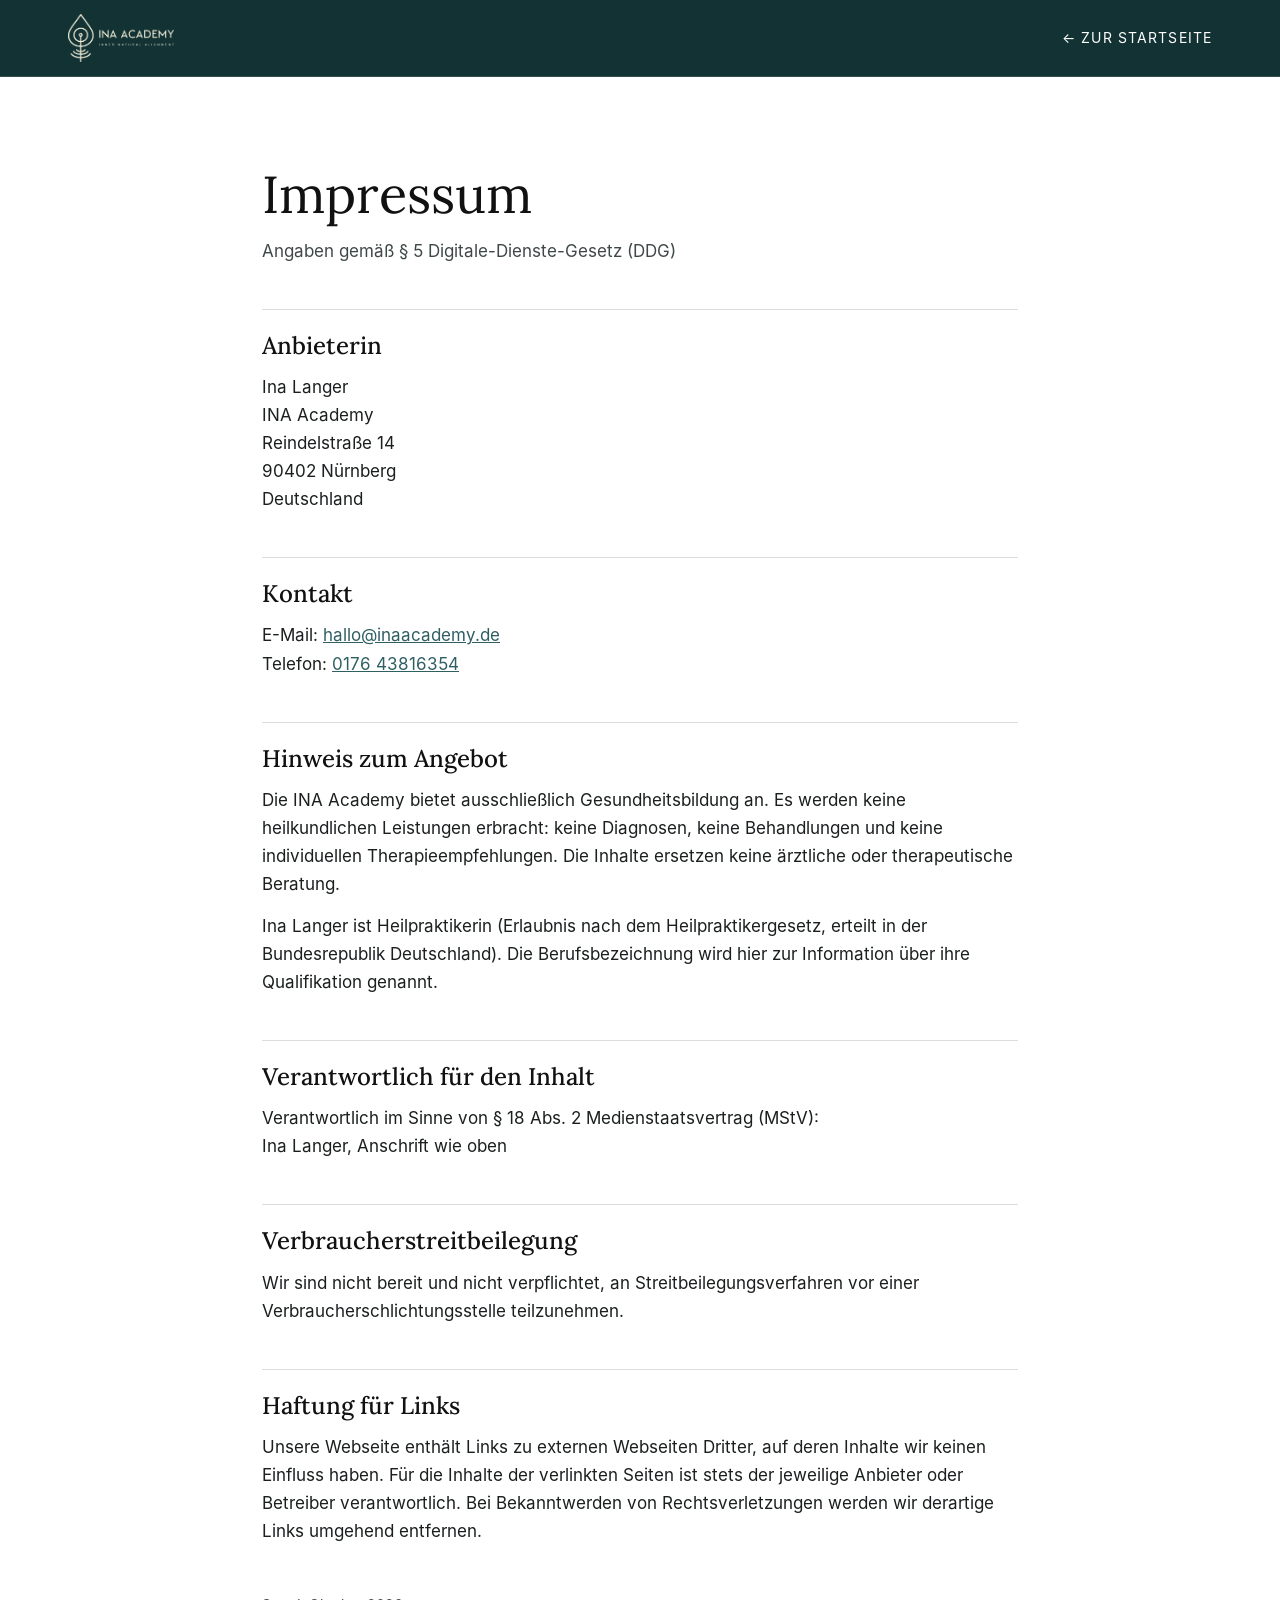
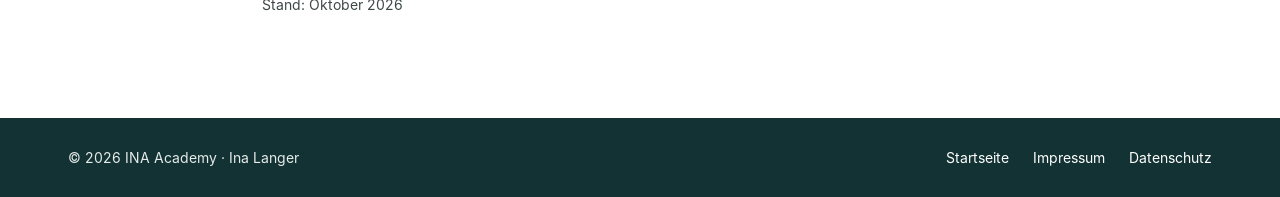
<file: impressum.html>
<!DOCTYPE html>
<html lang="de">
<head>
  <meta charset="UTF-8">
  <meta name="viewport" content="width=device-width, initial-scale=1.0">
  <title>Impressum – INA Academy</title>
  <link rel="icon" href="favicon.ico" sizes="any">
  <link rel="icon" href="assets/img/favicon/favicon-32.png" sizes="32x32" type="image/png">
  <link rel="apple-touch-icon" href="assets/img/favicon/apple-touch-icon.png">
  <meta name="robots" content="noindex, follow">
  <meta name="theme-color" content="#123233">
  <link rel="stylesheet" href="assets/css/legal.css">
</head>
<body>

  <header class="site-header">
    <div class="header-inner">
      <a href="./"><img src="assets/img/logo-ina-academy.png" alt="INA Academy – zur Startseite" width="480" height="218"></a>
      <a href="./" class="back">← Zur Startseite</a>
    </div>
  </header>

  <main>
    <h1>Impressum</h1>
    <p class="intro">Angaben gemäß § 5 Digitale-Dienste-Gesetz (DDG)</p>

    <h2>Anbieterin</h2>
    <address>
      Ina Langer<br>
      INA Academy<br>
      Reindelstraße 14<br>
      90402 Nürnberg<br>
      Deutschland
    </address>

    <h2>Kontakt</h2>
    <p>
      E-Mail: <a href="mailto:hallo@inaacademy.de">hallo@inaacademy.de</a><br>
      Telefon: <a href="tel:+4917643816354">0176 43816354</a>
    </p>

    <!-- Nur einfügen, falls vorhanden – sonst den ganzen Abschnitt löschen
    <h2>Umsatzsteuer</h2>
    <p>Umsatzsteuer-Identifikationsnummer gemäß § 27a UStG: DE…</p>
    -->

    <h2>Hinweis zum Angebot</h2>
    <p>Die INA Academy bietet ausschließlich Gesundheitsbildung an. Es werden keine heilkundlichen Leistungen erbracht: keine Diagnosen, keine Behandlungen und keine individuellen Therapieempfehlungen. Die Inhalte ersetzen keine ärztliche oder therapeutische Beratung.</p>
    <p>Ina Langer ist Heilpraktikerin (Erlaubnis nach dem Heilpraktikergesetz, erteilt in der Bundesrepublik Deutschland). Die Berufsbezeichnung wird hier zur Information über ihre Qualifikation genannt.</p>

    <h2>Verantwortlich für den Inhalt</h2>
    <p>Verantwortlich im Sinne von § 18 Abs. 2 Medienstaatsvertrag (MStV):<br>
      Ina Langer, Anschrift wie oben
    </p>

    <h2>Verbraucherstreitbeilegung</h2>
    <p>Wir sind nicht bereit und nicht verpflichtet, an Streitbeilegungsverfahren vor einer Verbraucherschlichtungsstelle teilzunehmen.</p>

    <h2>Haftung für Links</h2>
    <p>Unsere Webseite enthält Links zu externen Webseiten Dritter, auf deren Inhalte wir keinen Einfluss haben. Für die Inhalte der verlinkten Seiten ist stets der jeweilige Anbieter oder Betreiber verantwortlich. Bei Bekanntwerden von Rechtsverletzungen werden wir derartige Links umgehend entfernen.</p>

    <p class="stand">Stand: Oktober 2026</p>
  </main>

  <footer class="site-footer">
    <div class="footer-inner">
      <span>© 2026 INA Academy · Ina Langer</span>
      <nav aria-label="Rechtliches">
        <a href="./">Startseite</a>
        <a href="impressum.html" aria-current="page">Impressum</a>
        <a href="datenschutz.html">Datenschutz</a>
      </nav>
    </div>
  </footer>

</body>
</html>
</file>
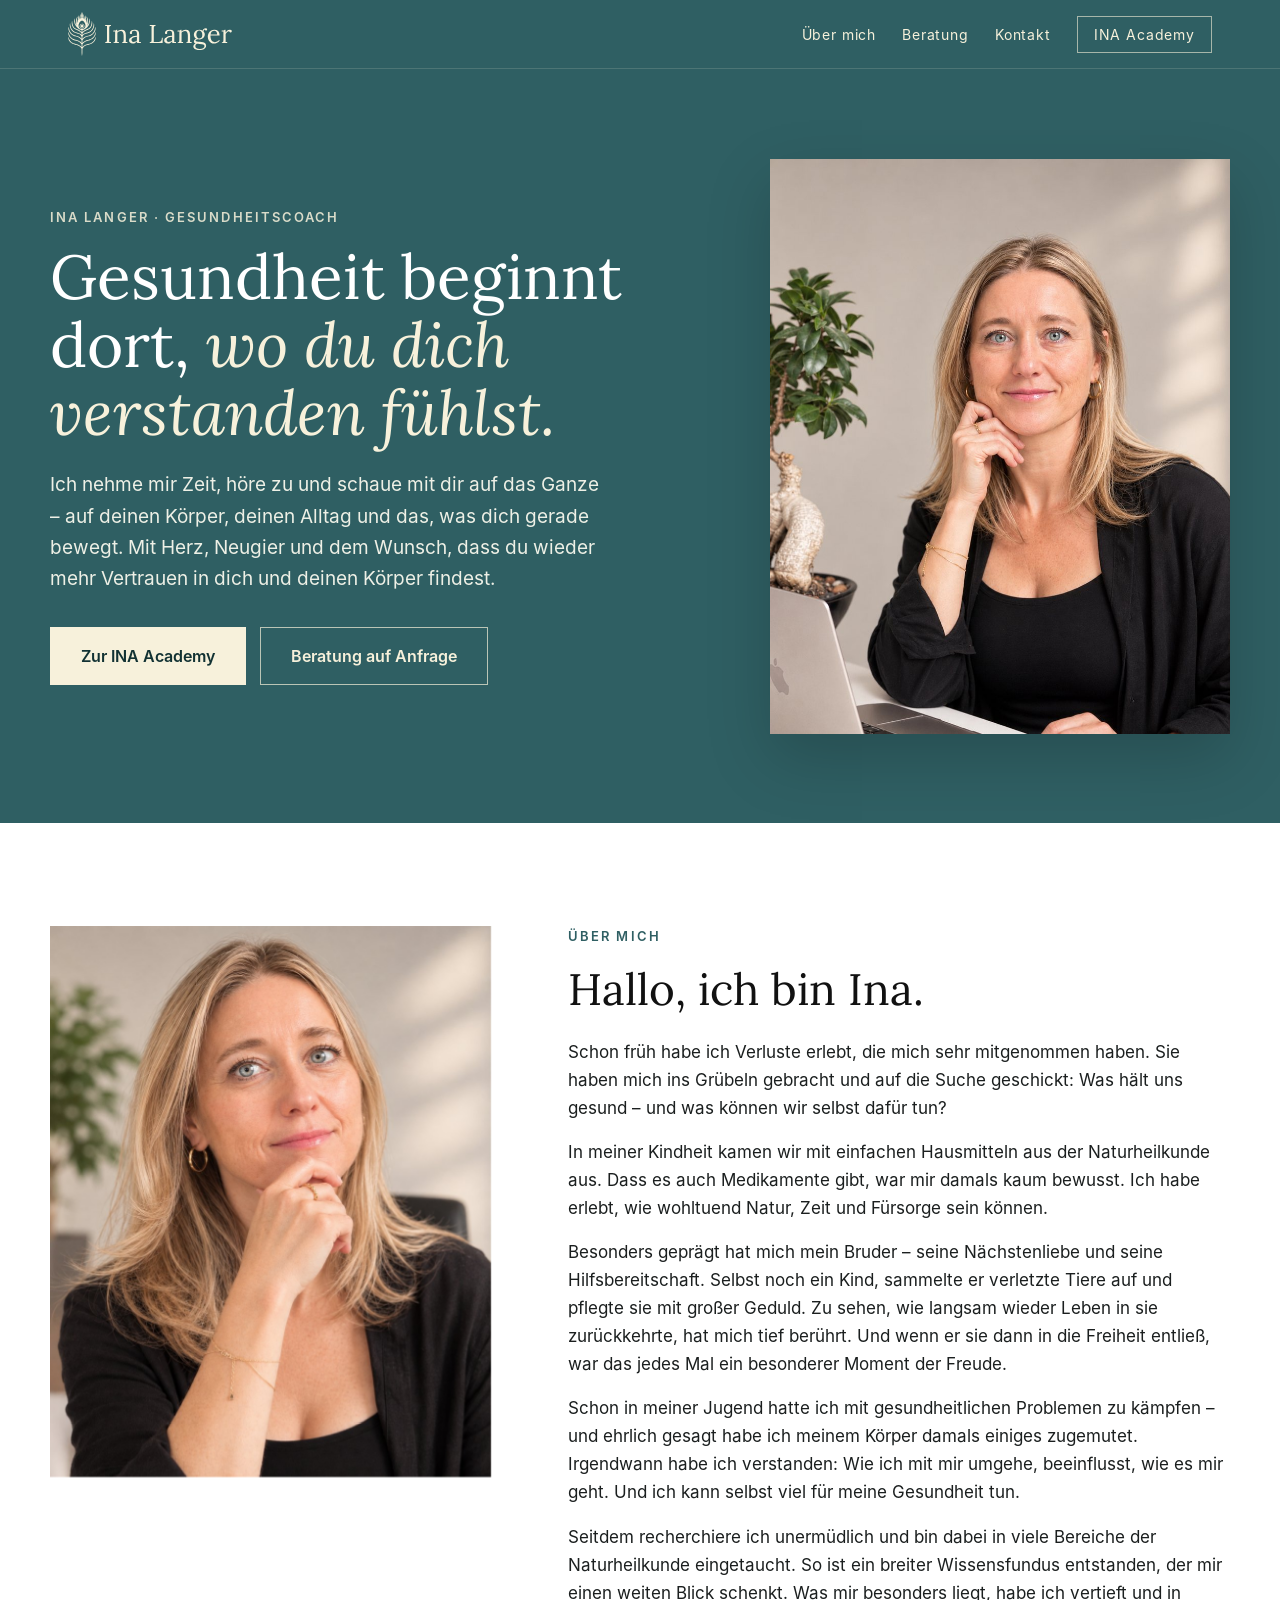
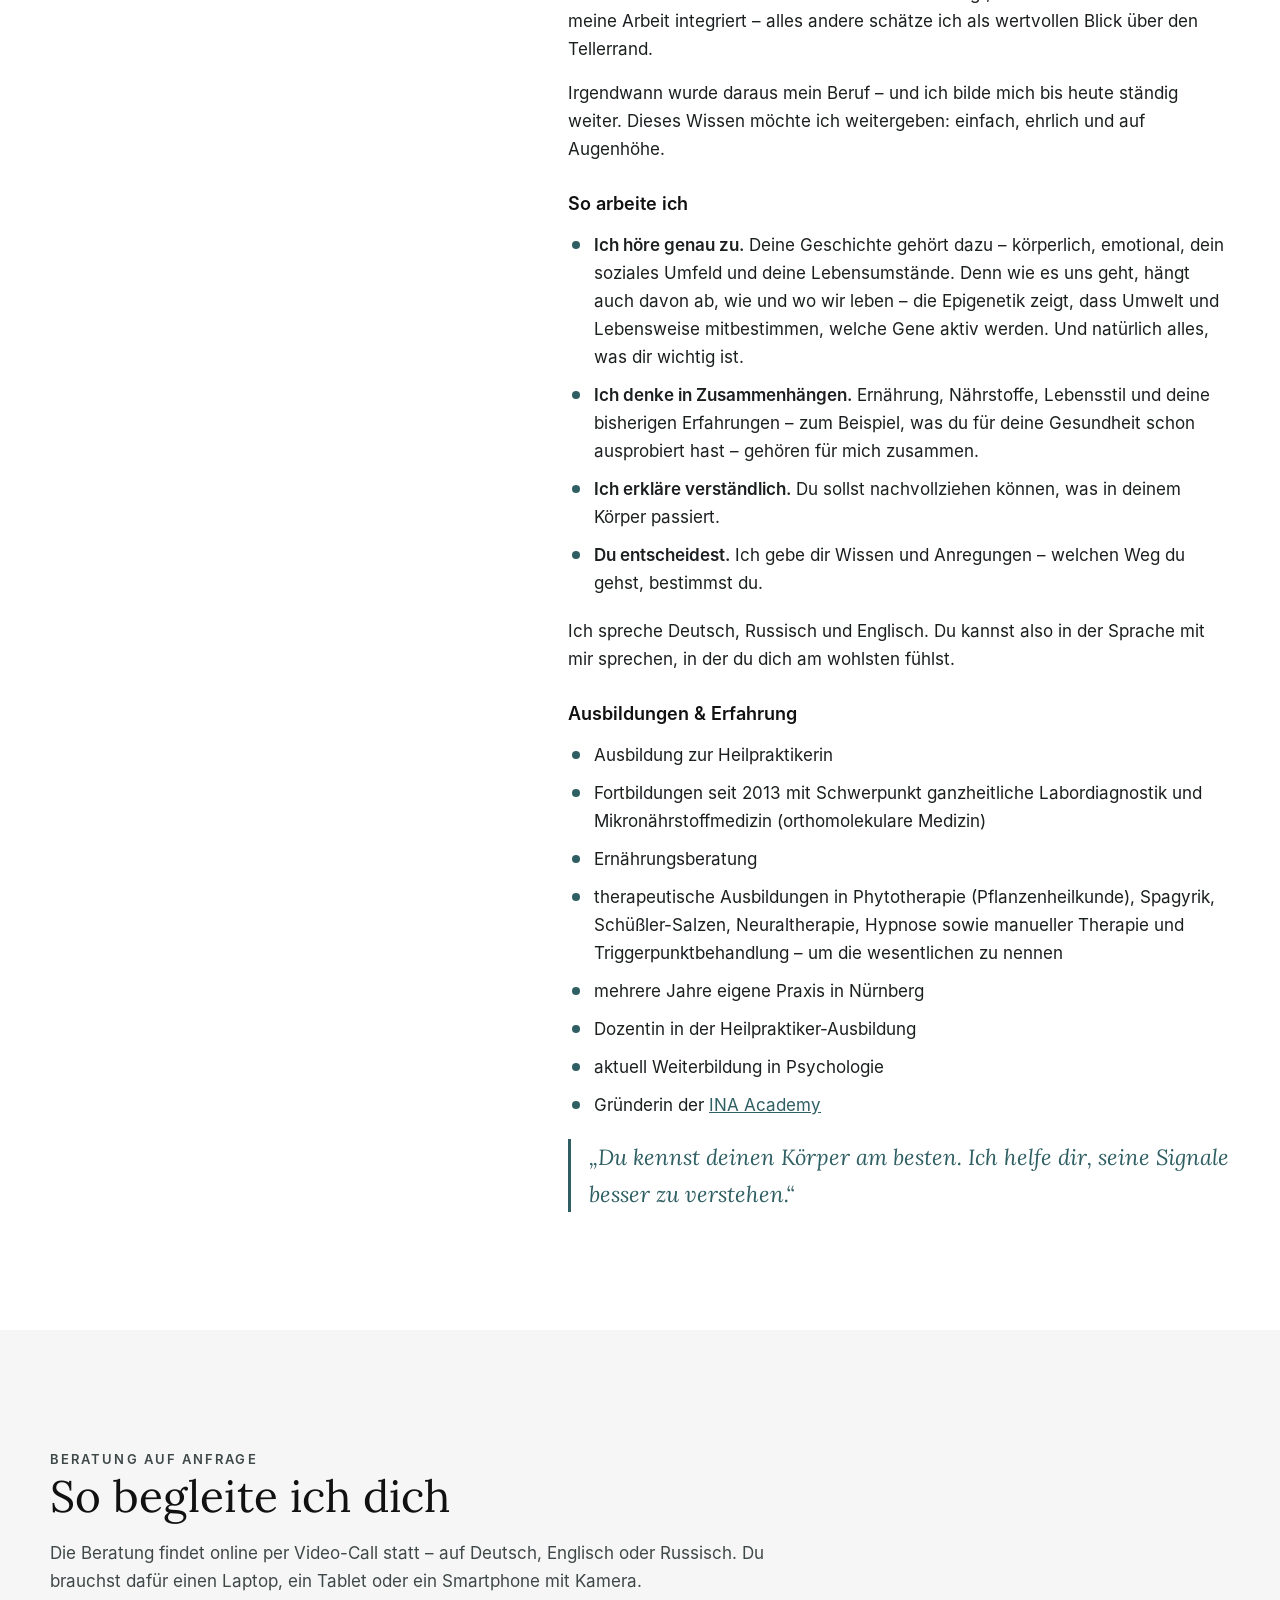
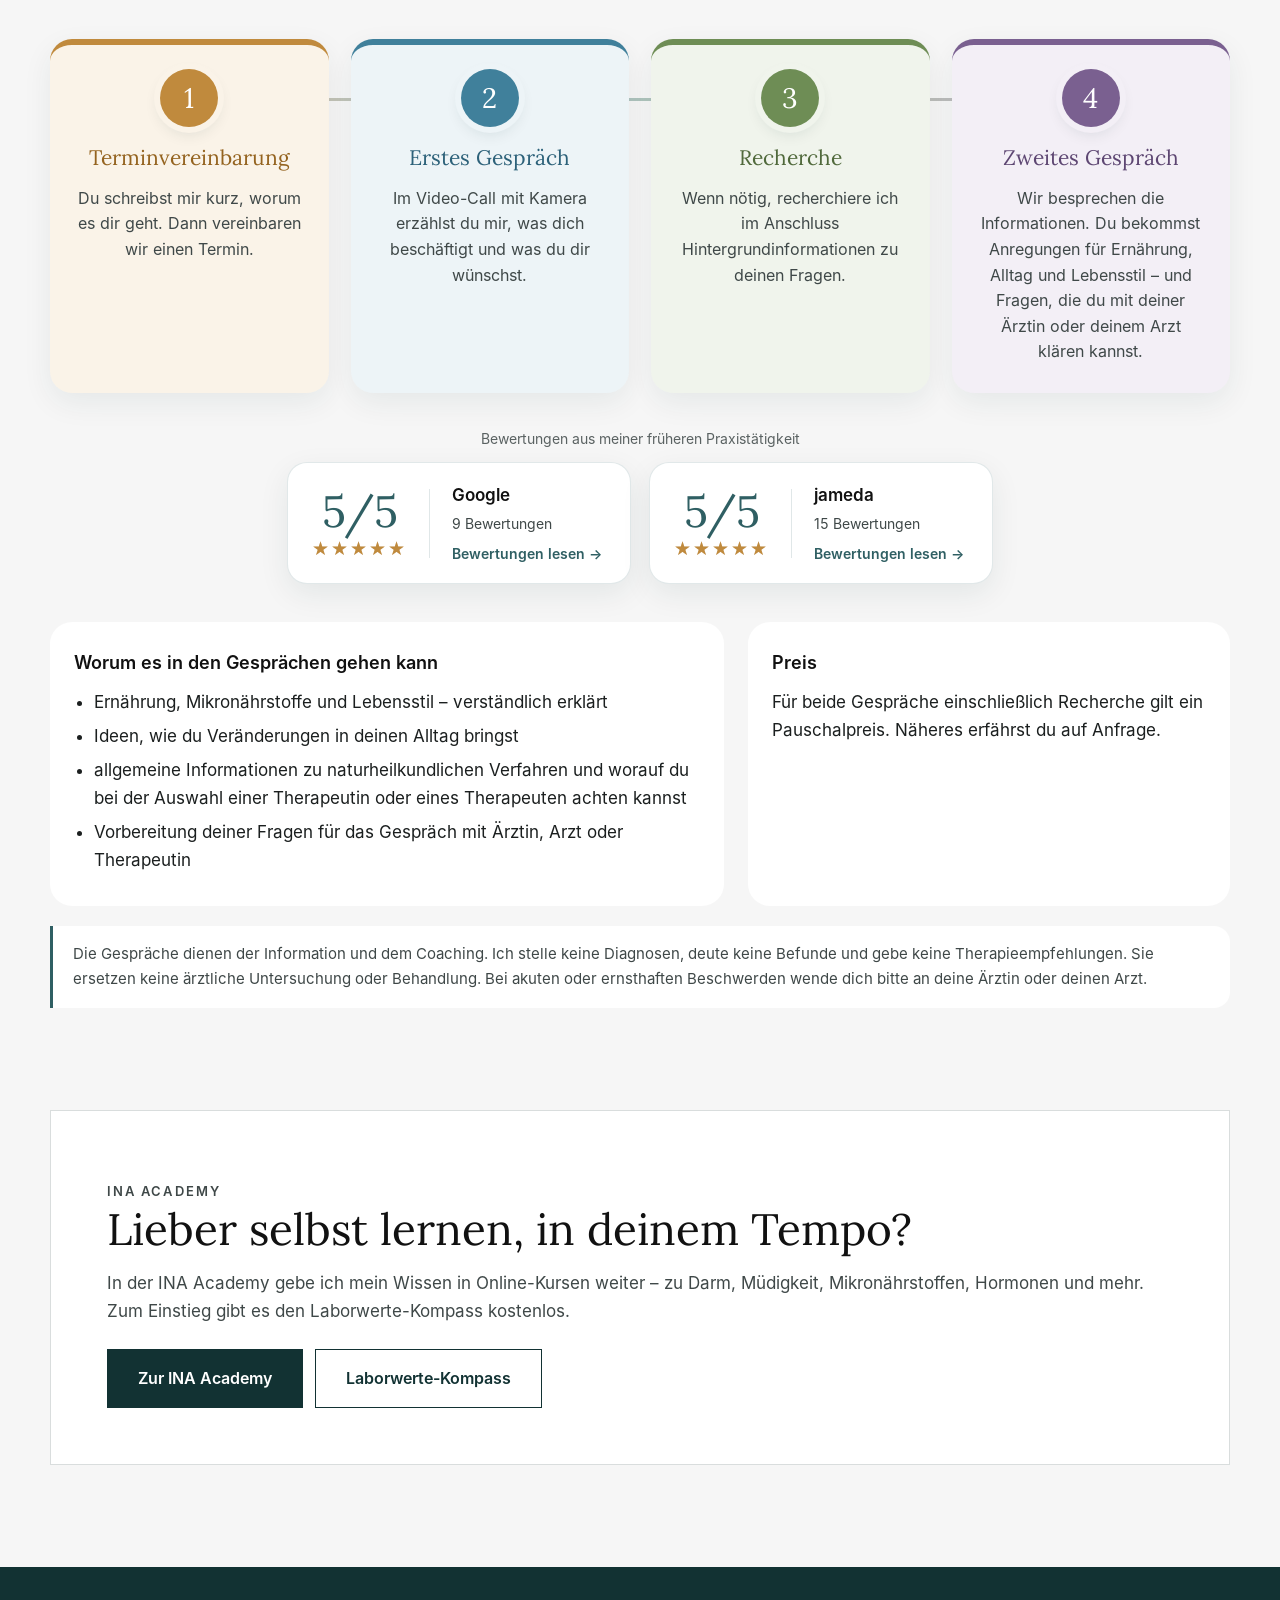
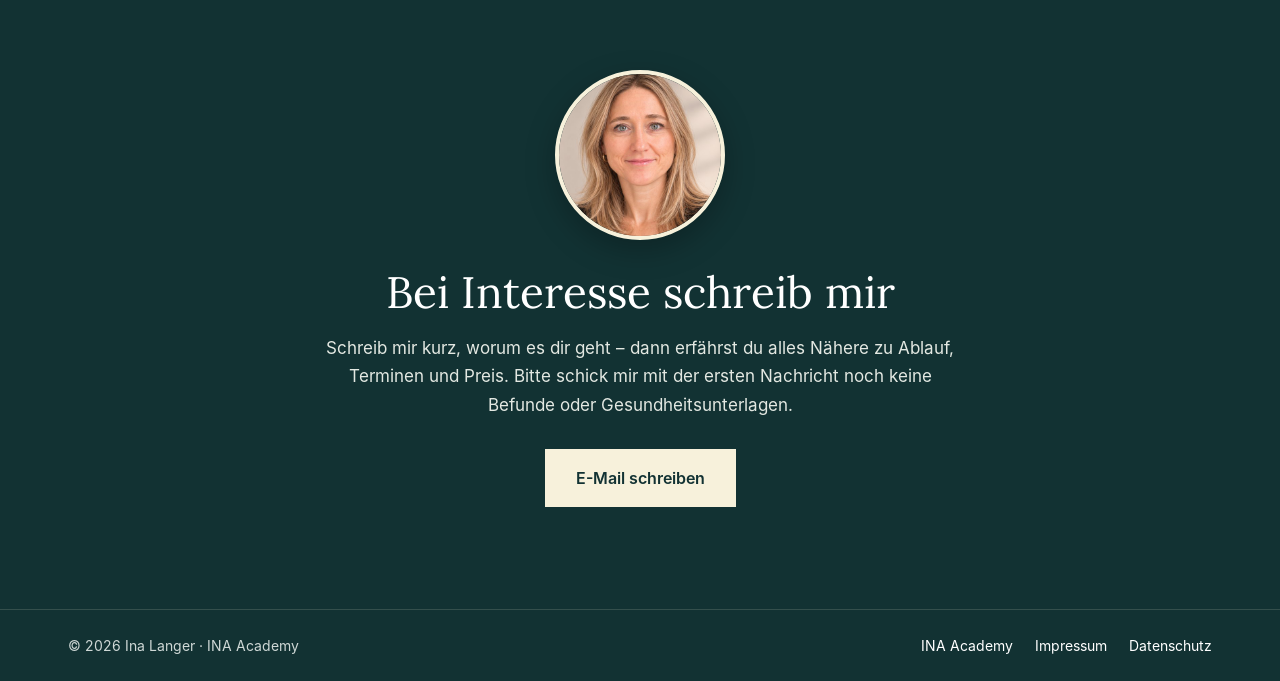
<file: ina-langer.html>
<!DOCTYPE html>
<html lang="de">
<head>
  <meta charset="UTF-8">
  <meta name="viewport" content="width=device-width, initial-scale=1.0">
  <title>Ina Langer – Gesundheitscoach · Beratung auf Anfrage</title>
  <meta name="description" content="Ina Langer, Gesundheitscoach und Gründerin der INA Academy. Persönliche Online-Gespräche zu Ernährung, Mikronährstoffen und Lebensstil auf Anfrage – auf Deutsch, Englisch oder Russisch.">
  <meta name="theme-color" content="#2f5f63">
  <link rel="icon" href="assets/img/logo-ina-langer/favicon.svg" type="image/svg+xml">
  <link rel="icon" href="assets/img/logo-ina-langer/favicon-32.png" sizes="32x32" type="image/png">
  <link rel="apple-touch-icon" href="assets/img/logo-ina-langer/apple-touch-icon.png">
  <link rel="canonical" href="https://inaacademy.de/ina-langer.html">
  <style>
    @font-face { font-family: "Inter"; src: url("assets/fonts/inter-400.woff2") format("woff2"), url("assets/fonts/inter-400.woff") format("woff"); font-weight: 400; font-display: swap; }
    @font-face { font-family: "Inter"; src: url("assets/fonts/inter-600.woff2") format("woff2"), url("assets/fonts/inter-600.woff") format("woff"); font-weight: 600; font-display: swap; }
    @font-face { font-family: "Lora"; src: url("assets/fonts/lora-var.woff2") format("woff2"), url("assets/fonts/lora-var.woff") format("woff"); font-weight: 400 700; font-display: swap; }
    @font-face { font-family: "Lora"; src: url("assets/fonts/lora-italic-var.woff2") format("woff2"), url("assets/fonts/lora-italic-var.woff") format("woff"); font-weight: 400 700; font-style: italic; font-display: swap; }
    :root {
      --dark: #123233; --petrol: #2f5f63; --cream: #f7f1db; --white: #ffffff; --soft: #f6f6f6;
      --ink: #111111; --text: #1b1f1f; --text-muted: #3f4848; --line: #d9dddd;
      --serif: "Lora", Georgia, serif; --sans: "Inter", "Helvetica Neue", Arial, sans-serif;
      --pad: clamp(64px, 8vw, 112px) clamp(20px, 5vw, 48px);
    }
    *, *::before, *::after { box-sizing: border-box; }
    html { scroll-behavior: smooth; scroll-padding-top: 90px; }
    body { margin: 0; font-family: var(--sans); font-size: 17px; line-height: 1.65; color: var(--text); background: var(--white); -webkit-font-smoothing: antialiased; }
    img { max-width: 100%; height: auto; display: block; }
    a { color: var(--petrol); }
    :focus-visible { outline: 3px solid #7fb3b7; outline-offset: 3px; }
    .wrap { max-width: 1180px; margin: 0 auto; }
    h1, h2, h3 { font-family: var(--serif); font-weight: 400; color: var(--ink); margin: 0; }
    h2 { font-size: clamp(30px, 3.6vw, 44px); line-height: 1.2; }
    .eyebrow { font-size: 13px; font-weight: 600; letter-spacing: 0.16em; text-transform: uppercase; color: var(--petrol); margin: 0 0 14px; }
    .btn { display: inline-block; font: inherit; font-size: 16px; font-weight: 600; text-decoration: none; padding: 15px 30px; border: 1px solid transparent; text-align: center; }
    .btn-cream { background: var(--cream); color: var(--dark); }
    .btn-cream:hover { background: var(--white); }
    .btn-line { border-color: rgba(247,241,219,.7); color: var(--cream); }
    .btn-line:hover { background: rgba(247,241,219,.12); }
    .btn-dark { background: var(--dark); color: var(--white); }
    .btn-dark:hover { background: var(--petrol); }
    .btn-outline { border-color: var(--dark); color: var(--dark); }
    .btn-outline:hover { background: var(--dark); color: var(--white); }

    /* Kopf */
    .site-header { position: sticky; top: 0; z-index: 20; background: var(--petrol); border-bottom: 1px solid rgba(247,241,219,.15); }
    .head { max-width: 1240px; margin: 0 auto; padding: 12px clamp(20px, 4vw, 48px); display: flex; align-items: center; justify-content: space-between; gap: 20px; }
    .head .logo img { height: 44px; width: auto; }
    .head nav ul { list-style: none; margin: 0; padding: 0; display: flex; gap: 8px 26px; align-items: center; }
    .head nav a { color: var(--cream); text-decoration: none; font-size: 14px; letter-spacing: .06em; }
    .head nav a:hover { text-decoration: underline; text-underline-offset: 4px; }
    .head nav .acad { border: 1px solid rgba(247,241,219,.6); padding: 9px 16px; }
    .nav-toggle { display: none; background: none; border: 0; width: 44px; height: 44px; cursor: pointer; position: relative; }
    .nav-toggle span, .nav-toggle span::before, .nav-toggle span::after { position: absolute; left: 10px; width: 24px; height: 2px; background: var(--cream); content: ""; transition: .2s; }
    .nav-toggle span { top: 21px; } .nav-toggle span::before { left: 0; top: -7px; } .nav-toggle span::after { left: 0; top: 7px; }
    @media (max-width: 860px) {
      .nav-toggle { display: block; }
      .head nav { position: absolute; left: 0; right: 0; top: 100%; background: var(--petrol); display: none; padding: 8px 24px 24px; }
      .head nav.open { display: block; }
      .head nav ul { flex-direction: column; align-items: flex-start; gap: 16px; }
      .head .logo img { height: 36px; }
    }

    /* Start */
    .hero { background: var(--petrol); color: var(--cream); padding: clamp(48px, 7vw, 96px) clamp(20px, 5vw, 48px); overflow: hidden; }
    .hero .wrap { display: grid; grid-template-columns: 1.15fr 0.85fr; gap: clamp(32px, 5vw, 72px); align-items: center; }
    .hero .txt { padding-bottom: 0; }
    .hero .eyebrow { color: var(--cream); opacity: .85; }
    .hero h1 { color: var(--white); font-size: clamp(38px, 5vw, 62px); line-height: 1.1; margin-bottom: 22px; }
    .hero h1 em { font-style: italic; color: var(--cream); }
    .hero p.lead { font-size: 19px; max-width: 560px; margin: 0 0 32px; color: #eef0e6; }
    .hero .actions { display: flex; flex-wrap: wrap; gap: 14px; }
    .hero .facts { display: flex; flex-wrap: wrap; gap: 10px 24px; margin: 30px 0 0; padding: 0; list-style: none; font-size: 15px; color: #e3e8e2; }
    .hero .facts li::before { content: "✓ "; color: var(--cream); }
    .hero .photo img { width: 100%; max-width: 460px; margin-left: auto; box-shadow: 0 24px 60px rgba(0,0,0,.18); }
    @media (max-width: 860px) { .hero .wrap { grid-template-columns: 1fr; } .hero .txt { padding-bottom: 0; } .hero .photo img { margin: 0 auto; max-width: 380px; } }

    /* Über mich */
    .about { padding: var(--pad); }
    .about .wrap { display: grid; grid-template-columns: 0.8fr 1.2fr; gap: clamp(32px, 6vw, 88px); align-items: start; }
    .about .photo { position: sticky; top: 110px; }
    .about .txt p { margin: 0 0 16px; }
    .about h2 { margin-bottom: 22px; }
    .about .sub { font-family: var(--sans); font-weight: 600; font-size: 18px; color: var(--ink); margin: 26px 0 12px; }
    .about .ways { list-style: none; margin: 0 0 20px; padding: 0; }
    .about .ways li { position: relative; padding-left: 26px; margin-bottom: 10px; }
    .about .ways li::before { content: ""; position: absolute; left: 4px; top: 10px; width: 8px; height: 8px; border-radius: 50%; background: var(--petrol); }
    .about .quote { font-family: var(--serif); font-style: italic; font-size: 22px; color: var(--petrol); border-left: 3px solid var(--petrol); padding-left: 18px; margin: 26px 0 0; }
    @media (max-width: 860px) { .about .wrap { grid-template-columns: 1fr; } .about .photo { max-width: 380px; position: static; } }

    /* Ablauf */
    .steps-sec { background: var(--soft); padding: var(--pad); }
    .steps-sec .head2 { max-width: 720px; margin-bottom: 44px; }
    .steps-sec .head2 p { margin: 16px 0 0; color: var(--text-muted); }
    .steps { list-style: none; margin: 0; padding: 0; display: grid; grid-template-columns: repeat(4, minmax(0, 1fr)); gap: 22px; position: relative; }
    .steps::before { content: ""; position: absolute; left: 12%; right: 12%; top: 59px; height: 3px; border-radius: 3px; background: linear-gradient(90deg, #c08a3d, #40809b, #6e8d55, #7a6090); opacity: .45; z-index: 0; }
    .steps li { --c: #c08a3d; --c-dark: #94631f; --c-soft: #faf3e8; position: relative; z-index: 1; background: var(--c-soft); border-radius: 22px; border-top: 6px solid var(--c); padding: 24px 24px 28px; box-shadow: 0 10px 30px rgba(18,50,51,.07); text-align: center; }
    .steps li:nth-child(2) { --c: #40809b; --c-dark: #2c6179; --c-soft: #edf4f7; }
    .steps li:nth-child(3) { --c: #6e8d55; --c-dark: #50693b; --c-soft: #f0f4ec; }
    .steps li:nth-child(4) { --c: #7a6090; --c-dark: #5d4672; --c-soft: #f3eff6; }
    .st-ic { width: 58px; height: 58px; border-radius: 50%; background: var(--c); color: #fff; display: inline-flex; align-items: center; justify-content: center; margin: 0 auto 14px; box-shadow: 0 0 0 6px var(--c-soft), 0 6px 16px rgba(18,50,51,.12); }
    .steps { counter-reset: s; }
    .steps li { counter-increment: s; }
    .st-ic::before { content: counter(s); font-family: var(--serif); font-size: 28px; line-height: 1; color: #fff; }
    .steps h3 { font-family: var(--serif); font-weight: 400; font-size: 21px; color: var(--c-dark); margin-bottom: 10px; }
    .steps p { margin: 0; font-size: 16px; color: var(--text-muted); line-height: 1.6; }
    @media (max-width: 980px) { .steps { grid-template-columns: repeat(2, minmax(0, 1fr)); } .steps::before { display: none; } }
    @media (max-width: 560px) { .steps { grid-template-columns: 1fr; } }

    .reviews { margin: 34px 0 38px; text-align: center; }
    .reviews-title { font-size: 14px; color: var(--text-muted); opacity: .85; margin: 0 0 12px; }
    .reviews-row { display: flex; flex-wrap: wrap; justify-content: center; gap: 18px; }
    .reviews .g-rating { margin: 0; }
    @media (max-width: 480px) { .reviews .g-rating { flex-direction: row; width: 100%; justify-content: flex-start; gap: 16px; padding: 14px 18px; } .reviews .g-left { padding: 0 16px 0 0; border-bottom: 0; border-right: 1px solid rgba(47,95,99,.15); } .reviews .g-right { text-align: left; align-items: flex-start; } .reviews .g-score { font-size: 32px; } .reviews .g-stars { font-size: 15px; } }
    .g-rating { display: flex; width: fit-content; max-width: 100%; align-items: center; gap: 22px; margin: 34px auto 38px; padding: 18px 28px 18px 24px; border-radius: 20px; background: var(--white); border: 1px solid rgba(47,95,99,.14); box-shadow: 0 10px 30px rgba(18,50,51,.08); color: var(--ink); text-decoration: none; transition: box-shadow .2s, transform .2s; }
    .g-rating:hover { box-shadow: 0 14px 36px rgba(18,50,51,.14); transform: translateY(-2px); }
    .g-left { display: flex; flex-direction: column; align-items: center; padding-right: 22px; border-right: 1px solid rgba(47,95,99,.15); }
    .g-score { font-family: var(--serif); font-size: 44px; line-height: 1; color: var(--petrol); }
    .g-stars { position: relative; display: inline-block; font-size: 19px; letter-spacing: 2px; color: #ddd3c2; margin-top: 6px; line-height: 1; }
    .g-stars::before { content: "★★★★★"; }
    .g-stars > span { position: absolute; left: 0; top: 0; width: var(--pct); overflow: hidden; white-space: nowrap; color: #c08a3d; }
    .g-right { display: flex; flex-direction: column; gap: 3px; text-align: left; }
    .g-title { font-weight: 600; font-size: 17px; color: var(--ink); }
    .g-count { font-size: 14px; color: var(--text-muted); }
    .g-more { font-size: 14px; font-weight: 600; color: var(--petrol); margin-top: 4px; }
    .g-rating:hover .g-more { text-decoration: underline; }
    @media (max-width: 480px) { .g-rating { flex-direction: column; gap: 12px; padding: 20px 24px; text-align: center; } .g-left { padding: 0 0 12px; border-right: 0; border-bottom: 1px solid rgba(47,95,99,.15); } .g-right { text-align: center; align-items: center; } .g-score { font-size: 40px; } }
    .info { display: grid; grid-template-columns: 1.4fr 1fr; gap: 24px; margin: 28px 0 20px; }
    .info > div { background: var(--white); padding: 26px 24px; border-radius: 22px; }
    .info h3 { font-family: var(--sans); font-weight: 600; font-size: 18px; margin-bottom: 10px; }
    .info ul { margin: 0; padding-left: 20px; } .info li { margin-bottom: 6px; } .info p { margin: 0; }
    @media (max-width: 760px) { .info { grid-template-columns: 1fr; } }

    /* Schwerpunkte */
    .focus { background: var(--petrol); color: var(--cream); padding: var(--pad); }
    .focus h2 { color: var(--white); }
    .focus .eyebrow { color: var(--cream); }
    .focus .intro { max-width: 720px; margin: 16px 0 44px; color: #e3e8e2; }
    .focus ul { list-style: none; margin: 0; padding: 0; display: grid; grid-template-columns: repeat(3, minmax(0, 1fr)); gap: 28px; }
    .focus li { display: flex; align-items: center; gap: 18px; font-size: 18px; color: var(--white); }
    .c-icon { flex: none; width: 64px; height: 64px; border-radius: 50%; background: var(--cream); display: flex; align-items: center; justify-content: center; }
    @media (max-width: 900px) { .focus ul { grid-template-columns: repeat(2, minmax(0, 1fr)); } }
    @media (max-width: 560px) { .focus ul { grid-template-columns: 1fr; gap: 20px; } }

    /* Mein Anspruch */
    .care { padding: var(--pad); }
    .care .wrap { display: grid; grid-template-columns: 1.2fr 0.8fr; gap: clamp(32px, 6vw, 88px); align-items: center; }
    .care h2 { margin-bottom: 22px; }
    .care ul { margin: 0 0 22px; padding-left: 20px; }
    .care li { margin-bottom: 8px; }
    .note { font-size: 15px; color: var(--text-muted); background: var(--white); padding: 16px 20px; border-left: 3px solid var(--petrol); border-radius: 0 16px 16px 0; margin: 0; }
    @media (max-width: 860px) { .care .wrap { grid-template-columns: 1fr; } .care .photo { max-width: 380px; order: -1; } }

    /* Academy */
    .academy { background: var(--soft); padding: 0 clamp(20px, 5vw, 48px) clamp(64px, 8vw, 112px); }
    .academy .box { background: var(--white); border: 1px solid var(--line); padding: clamp(28px, 4.5vw, 56px); display: flex; flex-wrap: wrap; gap: 24px 48px; align-items: center; justify-content: space-between; }
    .academy .box > div { flex: 1 1 520px; }
    .academy p { margin: 14px 0 0; color: var(--text-muted); }
    .academy .actions { display: flex; flex-wrap: wrap; gap: 12px; }

    /* Kontakt */
    .contact { background: var(--dark); color: var(--cream); padding: var(--pad); text-align: center; }
    .contact-photo { display: block; width: 170px; height: 170px; border-radius: 50%; object-fit: cover; margin: 0 auto 26px; border: 4px solid var(--cream); box-shadow: 0 10px 30px rgba(0,0,0,.25); }
    .contact h2 { color: var(--white); margin-bottom: 16px; }
    .contact p { max-width: 640px; margin: 0 auto 30px; color: #e3e8e2; }
    .contact .small { font-size: 14px; margin: 22px auto 0; opacity: .85; }

    footer { background: var(--dark); border-top: 1px solid rgba(247,241,219,.15); color: #cfd8d6; font-size: 14px; }
    footer .row { max-width: 1240px; margin: 0 auto; padding: 24px clamp(20px, 4vw, 48px); display: flex; flex-wrap: wrap; gap: 10px 26px; justify-content: space-between; }
    footer nav { display: flex; flex-wrap: wrap; gap: 8px 22px; }
    footer a { color: var(--white); text-decoration: none; }
    footer a:hover { text-decoration: underline; }
  </style>
</head>
<body>

  <header class="site-header">
    <div class="head">
      <a href="#start" class="logo"><img src="assets/img/logo-ina-langer/ina-langer-logo-quer-creme.svg" alt="Ina Langer" width="637" height="170"></a>
      <button class="nav-toggle" id="navToggle" type="button" aria-label="Menü öffnen" aria-expanded="false" aria-controls="nav"><span></span></button>
      <nav id="nav" aria-label="Hauptmenü">
        <ul>
          <li><a href="#ueber-mich">Über mich</a></li>
          <li><a href="#beratung">Beratung</a></li>
          <li><a href="#kontakt">Kontakt</a></li>
          <li><a href="./" class="acad">INA Academy</a></li>
        </ul>
      </nav>
    </div>
  </header>

  <main id="start">

    <section class="hero" aria-labelledby="hero-title">
      <div class="wrap">
        <div class="txt">
          <p class="eyebrow">Ina Langer · Gesundheitscoach</p>
          <h1 id="hero-title">Gesundheit beginnt dort, <em>wo du dich verstanden fühlst.</em></h1>
          <p class="lead">Ich nehme mir Zeit, höre zu und schaue mit dir auf das Ganze – auf deinen Körper, deinen Alltag und das, was dich gerade bewegt. Mit Herz, Neugier und dem Wunsch, dass du wieder mehr Vertrauen in dich und deinen Körper findest.</p>
          <div class="actions">
            <a class="btn btn-cream" href="./">Zur INA Academy</a>
            <a class="btn btn-line" href="#beratung">Beratung auf Anfrage</a>
          </div>
        </div>
        <div class="photo"><img src="assets/img/ina-langer/portrait.jpg" alt="Ina Langer am Laptop" width="900" height="1125"></div>
      </div>
    </section>

    <section class="about" id="ueber-mich" aria-labelledby="about-title">
      <div class="wrap">
        <div class="photo"><img src="assets/img/ina-langer/ueber-mich.jpg" alt="Ina Langer, Gesundheitscoach" width="900" height="1125" loading="lazy"></div>
        <div class="txt">
          <p class="eyebrow">Über mich</p>
          <h2 id="about-title">Hallo, ich bin Ina.</h2>
          <p>Schon früh habe ich Verluste erlebt, die mich sehr mitgenommen haben. Sie haben mich ins Grübeln gebracht und auf die Suche geschickt: Was hält uns gesund – und was können wir selbst dafür tun?</p>
          <p>In meiner Kindheit kamen wir mit einfachen Hausmitteln aus der Naturheilkunde aus. Dass es auch Medikamente gibt, war mir damals kaum bewusst. Ich habe erlebt, wie wohltuend Natur, Zeit und Fürsorge sein können.</p>
          <p>Besonders geprägt hat mich mein Bruder – seine Nächstenliebe und seine Hilfsbereitschaft. Selbst noch ein Kind, sammelte er verletzte Tiere auf und pflegte sie mit großer Geduld. Zu sehen, wie langsam wieder Leben in sie zurückkehrte, hat mich tief berührt. Und wenn er sie dann in die Freiheit entließ, war das jedes Mal ein besonderer Moment der Freude.</p>
          <p>Schon in meiner Jugend hatte ich mit gesundheitlichen Problemen zu kämpfen – und ehrlich gesagt habe ich meinem Körper damals einiges zugemutet. Irgendwann habe ich verstanden: Wie ich mit mir umgehe, beeinflusst, wie es mir geht. Und ich kann selbst viel für meine Gesundheit tun.</p>
          <p>Seitdem recherchiere ich unermüdlich und bin dabei in viele Bereiche der Naturheilkunde eingetaucht. So ist ein breiter Wissensfundus entstanden, der mir einen weiten Blick schenkt. Was mir besonders liegt, habe ich vertieft und in meine Arbeit integriert – alles andere schätze ich als wertvollen Blick über den Tellerrand.</p>
          <p>Irgendwann wurde daraus mein Beruf – und ich bilde mich bis heute ständig weiter. Dieses Wissen möchte ich weitergeben: einfach, ehrlich und auf Augenhöhe.</p>
          <h3 class="sub">So arbeite ich</h3>
          <ul class="ways">
            <li><strong>Ich höre genau zu.</strong> Deine Geschichte gehört dazu – körperlich, emotional, dein soziales Umfeld und deine Lebensumstände. Denn wie es uns geht, hängt auch davon ab, wie und wo wir leben – die Epigenetik zeigt, dass Umwelt und Lebensweise mitbestimmen, welche Gene aktiv werden. Und natürlich alles, was dir wichtig ist.</li>
            <li><strong>Ich denke in Zusammenhängen.</strong> Ernährung, Nährstoffe, Lebensstil und deine bisherigen Erfahrungen – zum Beispiel, was du für deine Gesundheit schon ausprobiert hast – gehören für mich zusammen.</li>
            <li><strong>Ich erkläre verständlich.</strong> Du sollst nachvollziehen können, was in deinem Körper passiert.</li>
            <li><strong>Du entscheidest.</strong> Ich gebe dir Wissen und Anregungen – welchen Weg du gehst, bestimmst du.</li>
          </ul>
          <p>Ich spreche Deutsch, Russisch und Englisch. Du kannst also in der Sprache mit mir sprechen, in der du dich am wohlsten fühlst.</p>
          <h3 class="sub">Ausbildungen &amp; Erfahrung</h3>
          <ul class="ways">
            <li>Ausbildung zur Heilpraktikerin</li>
            <li>Fortbildungen seit 2013 mit Schwerpunkt ganzheitliche Labordiagnostik und Mikronährstoffmedizin (orthomolekulare Medizin)</li>
            <li>Ernährungsberatung</li>
            <li>therapeutische Ausbildungen in Phytotherapie (Pflanzenheilkunde), Spagyrik, Schüßler-Salzen, Neuraltherapie, Hypnose sowie manueller Therapie und Triggerpunktbehandlung – um die wesentlichen zu nennen</li>
            <li>mehrere Jahre eigene Praxis in Nürnberg</li>
            <li>Dozentin in der Heilpraktiker-Ausbildung</li>
            <li>aktuell Weiterbildung in Psychologie</li>
            <li>Gründerin der <a href="./">INA Academy</a></li>
          </ul>
          <p class="quote">„Du kennst deinen Körper am besten. Ich helfe dir, seine Signale besser zu verstehen.“</p>
        </div>
      </div>
    </section>

    <section class="steps-sec" id="beratung" aria-labelledby="steps-title">
      <div class="wrap">
        <div class="head2">
          <p class="eyebrow">Beratung auf Anfrage</p>
          <h2 id="steps-title">So begleite ich dich</h2>
          <p>Die Beratung findet online per Video-Call statt – auf Deutsch, Englisch oder Russisch. Du brauchst dafür einen Laptop, ein Tablet oder ein Smartphone mit Kamera.</p>
        </div>
        <ol class="steps">
          <li><span class="st-ic" aria-hidden="true"></span><h3>Terminvereinbarung</h3><p>Du schreibst mir kurz, worum es dir geht. Dann vereinbaren wir einen Termin.</p></li>
          <li><span class="st-ic" aria-hidden="true"></span><h3>Erstes Gespräch</h3><p>Im Video-Call mit Kamera erzählst du mir, was dich beschäftigt und was du dir wünschst.</p></li>
          <li><span class="st-ic" aria-hidden="true"></span><h3>Recherche</h3><p>Wenn nötig, recherchiere ich im Anschluss Hintergrundinformationen zu deinen Fragen.</p></li>
          <li><span class="st-ic" aria-hidden="true"></span><h3>Zweites Gespräch</h3><p>Wir besprechen die Informationen. Du bekommst Anregungen für Ernährung, Alltag und Lebensstil – und Fragen, die du mit deiner Ärztin oder deinem Arzt klären kannst.</p></li>
        </ol>
        <div class="reviews">
          <p class="reviews-title">Bewertungen aus meiner früheren Praxistätigkeit</p>
          <div class="reviews-row">
            <a class="g-rating" href="https://search.google.com/local/reviews?placeid=ChIJHVvZmepXn0cRDlbZgkvTv4c" target="_blank" rel="noopener" aria-label="Bewertungen auf Google ansehen">
              <span class="g-left">
                <span class="g-score" data-g="score">5/5</span>
                <span class="g-stars" aria-hidden="true" style="--pct:100%" data-g="pct"><span>★★★★★</span></span>
              </span>
              <span class="g-right">
                <span class="g-title">Google</span>
                <span class="g-count"><span data-g="count">9</span> Bewertungen</span>
                <span class="g-more">Bewertungen lesen →</span>
              </span>
            </a>
            <a class="g-rating" href="https://www.jameda.de/profil/ina-langer-2#profile-reviews" target="_blank" rel="noopener" aria-label="Bewertungen auf jameda ansehen">
              <span class="g-left">
                <span class="g-score">5/5</span>
                <span class="g-stars" aria-hidden="true" style="--pct:100%"><span>★★★★★</span></span>
              </span>
              <span class="g-right">
                <span class="g-title">jameda</span>
                <span class="g-count">15 Bewertungen</span>
                <span class="g-more">Bewertungen lesen →</span>
              </span>
            </a>
          </div>
        </div>
        <div class="info">
          <div>
            <h3>Worum es in den Gesprächen gehen kann</h3>
            <ul>
              <li>Ernährung, Mikronährstoffe und Lebensstil – verständlich erklärt</li>
              <li>Ideen, wie du Veränderungen in deinen Alltag bringst</li>
              <li>allgemeine Informationen zu naturheilkundlichen Verfahren und worauf du bei der Auswahl einer Therapeutin oder eines Therapeuten achten kannst</li>
              <li>Vorbereitung deiner Fragen für das Gespräch mit Ärztin, Arzt oder Therapeutin</li>
            </ul>
          </div>
          <div>
            <h3>Preis</h3>
            <p>Für beide Gespräche einschließlich Recherche gilt ein Pauschalpreis. Näheres erfährst du auf Anfrage.</p>
          </div>
        </div>
        <p class="note">Die Gespräche dienen der Information und dem Coaching. Ich stelle keine Diagnosen, deute keine Befunde und gebe keine Therapieempfehlungen. Sie ersetzen keine ärztliche Untersuchung oder Behandlung. Bei akuten oder ernsthaften Beschwerden wende dich bitte an deine Ärztin oder deinen Arzt.</p>
      </div>
    </section>

    <section class="academy" aria-labelledby="acad-title">
      <div class="wrap">
        <div class="box">
          <div>
            <p class="eyebrow">INA Academy</p>
            <h2 id="acad-title">Lieber selbst lernen, in deinem Tempo?</h2>
            <p>In der INA Academy gebe ich mein Wissen in Online-Kursen weiter – zu Darm, Müdigkeit, Mikronährstoffen, Hormonen und mehr. Zum Einstieg gibt es den Laborwerte-Kompass kostenlos.</p>
          </div>
          <div class="actions">
            <a class="btn btn-dark" href="./">Zur INA Academy</a>
            <a class="btn btn-outline" href="newsletter.html">Laborwerte-Kompass</a>
          </div>
        </div>
      </div>
    </section>

    <section class="contact" id="kontakt" aria-labelledby="contact-title">
      <div class="wrap">
        <img class="contact-photo" src="assets/img/ina-langer/kontakt-rund.jpg" alt="Ina Langer" width="480" height="480" loading="lazy">
        <h2 id="contact-title">Bei Interesse schreib mir</h2>
        <p>Schreib mir kurz, worum es dir geht – dann erfährst du alles Nähere zu Ablauf, Terminen und Preis. Bitte schick mir mit der ersten Nachricht noch keine Befunde oder Gesundheitsunterlagen.</p>
        <a class="btn btn-cream" href="mailto:hallo@inaacademy.de?subject=Anfrage%20Beratung%20Ina%20Langer">E-Mail schreiben</a>
      </div>
    </section>

  </main>

  <footer>
    <div class="row">
      <span>© <span id="year">2026</span> Ina Langer · INA Academy</span>
      <nav aria-label="Rechtliches">
        <a href="./">INA Academy</a>
        <a href="impressum.html">Impressum</a>
        <a href="datenschutz.html">Datenschutz</a>
      </nav>
    </div>
  </footer>

  <script>
    (function () {
      var t = document.getElementById('navToggle'), n = document.getElementById('nav');
      t.addEventListener('click', function () { var o = n.classList.toggle('open'); t.setAttribute('aria-expanded', o); });
      n.querySelectorAll('a').forEach(function (a) { a.addEventListener('click', function () { n.classList.remove('open'); t.setAttribute('aria-expanded', 'false'); }); });
      document.getElementById('year').textContent = new Date().getFullYear();
    })();
  </script>
</body>
</html>
</file>
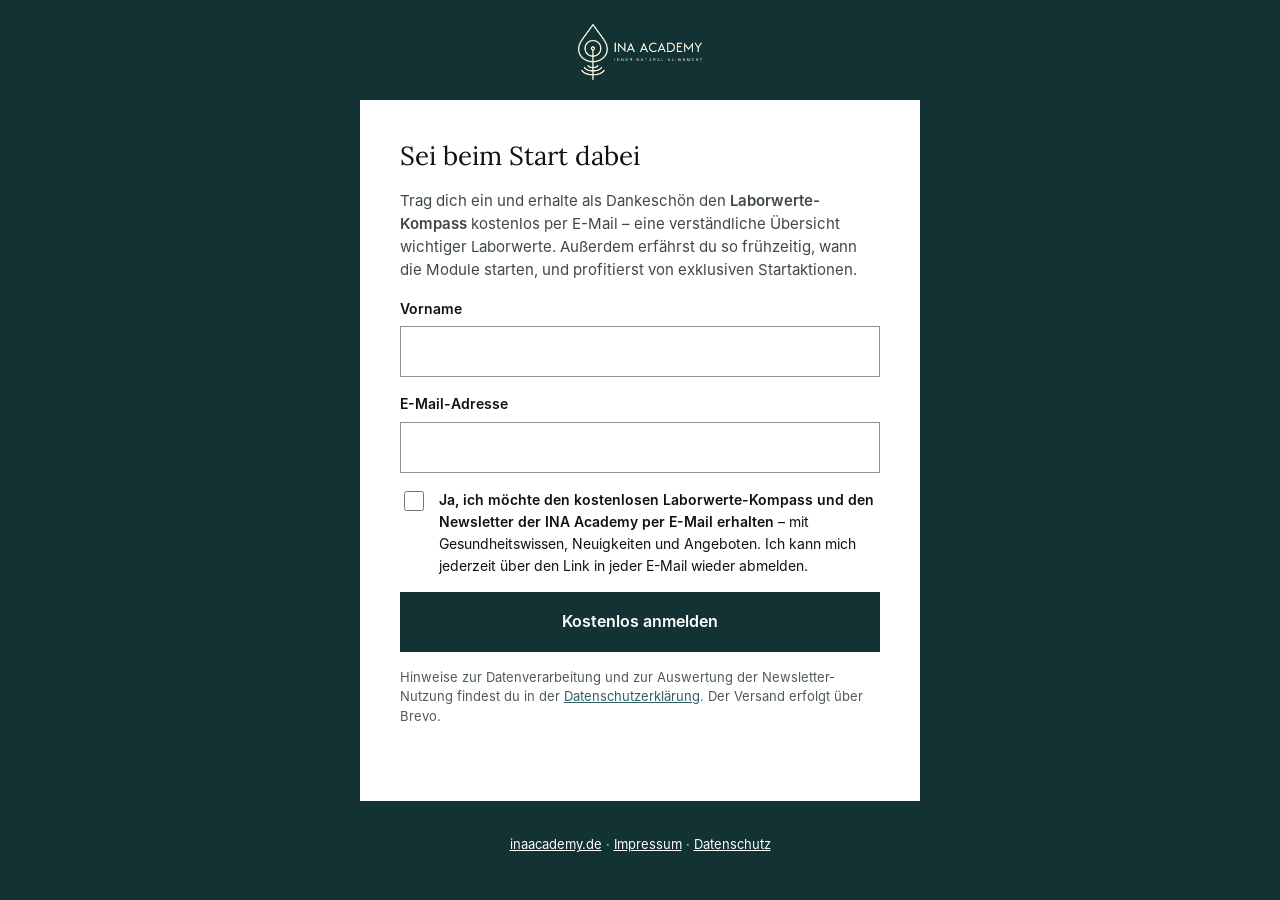
<file: newsletter.html>
<!DOCTYPE html>
<html lang="de">
<head>
  <meta charset="UTF-8">
  <meta name="viewport" content="width=device-width, initial-scale=1.0">
  <title>Newsletter & Laborwerte-Kompass – INA Academy</title>
  <link rel="icon" href="favicon.ico" sizes="any">
  <link rel="icon" href="assets/img/favicon/favicon-32.png" sizes="32x32" type="image/png">
  <link rel="apple-touch-icon" href="assets/img/favicon/apple-touch-icon.png">
  <meta name="description" content="Melde dich zum Newsletter der INA Academy an und erhalte den Laborwerte-Kompass kostenlos per E-Mail.">
  <meta name="theme-color" content="#123233">
  <link rel="canonical" href="https://inaacademy.de/newsletter.html">
  <link rel="preload" href="assets/fonts/inter-400.woff2" as="font" type="font/woff2" crossorigin>
  <link rel="preload" href="assets/fonts/lora-var.woff2" as="font" type="font/woff2" crossorigin>
  <link rel="preconnect" href="https://d94f9f30.sibforms.com">
  <style>
    @font-face { font-family: "Inter"; src: url("assets/fonts/inter-400.woff2") format("woff2"), url("assets/fonts/inter-400.woff") format("woff"); font-weight: 400; font-display: swap; }
    @font-face { font-family: "Inter"; src: url("assets/fonts/inter-600.woff2") format("woff2"), url("assets/fonts/inter-600.woff") format("woff"); font-weight: 600; font-display: swap; }
    @font-face { font-family: "Lora"; src: url("assets/fonts/lora-var.woff2") format("woff2"), url("assets/fonts/lora-var.woff") format("woff"); font-weight: 400 700; font-display: swap; }
    :root { --dark: #123233; --petrol: #2f5f63; --cream: #f7f1db; --white: #ffffff; --soft: #f6f6f6; --ink: #111111; --text: #1b1f1f; --text-muted: #3f4848; --font-serif: "Lora", Georgia, serif; }
    *, *::before, *::after { box-sizing: border-box; }
    html, body { margin: 0; }
    body { font-family: "Inter", "Helvetica Neue", Arial, sans-serif; font-size: 17px; line-height: 1.6; color: var(--text); background: var(--dark); -webkit-font-smoothing: antialiased; }
    a { color: var(--petrol); }
    .page { min-height: 100vh; display: flex; flex-direction: column; align-items: center; padding: 24px 16px 32px; gap: 20px; }
    .logo img { display: block; height: 56px; width: auto; }
    .nl-form { width: 100%; max-width: 560px; }
    .foot { font-size: 13px; color: #c9d4d3; text-align: center; }
    .foot a { color: #ffffff; }
    .btn { display: inline-block; font: inherit; font-size: 16px; font-weight: 600; text-decoration: none; padding: 16px 38px; border: 1px solid transparent; cursor: pointer; }
    .btn-dark { background: var(--dark); color: var(--white); }
    .btn-dark:hover { background: var(--petrol); }
    .nl-form { flex: 1 1 460px; min-width: 0; background: var(--white); color: var(--text); padding: clamp(24px, 4vw, 40px); display: flex; flex-direction: column; gap: 16px; }
    .nl-form .nl-title { font-family: var(--font-serif); font-size: 26px; line-height: 1.25; color: var(--ink); margin: 0; }
    .nl-form .nl-lead { font-size: 15px; line-height: 1.55; color: var(--text-muted); margin: 0; }
    .nl-form .field { display: flex; flex-direction: column; gap: 6px; }
    .nl-form label { font-size: 14px; font-weight: 600; color: var(--ink); }
    .nl-form input[type="text"], .nl-form input[type="email"] { font: inherit; font-size: 16px; color: var(--ink); background: var(--white); border: 1px solid #8a9494; border-radius: 0; padding: 12px 14px; width: 100%; }
    .nl-form input:focus { outline: 3px solid #7fb3b7; outline-offset: 1px; border-color: var(--petrol); }
    .nl-form .consent { display: flex; gap: 12px; align-items: flex-start; font-size: 14px; line-height: 1.55; color: var(--text); }
    .nl-form .consent input { flex: none; width: 20px; height: 20px; margin-top: 2px; accent-color: var(--petrol); }
    .nl-form .consent label { font-weight: 400; font-size: 14px; }
    .nl-form .hp { position: absolute; left: -9999px; width: 1px; height: 1px; overflow: hidden; }
    .nl-form .btn { align-self: stretch; text-align: center; }
    .nl-form .btn[disabled] { opacity: .6; cursor: wait; }
    .nl-form .hint { font-size: 13px; line-height: 1.5; color: #4f5a5a; margin: 0; }
    .nl-form .hint a { color: var(--petrol); }
    .nl-form .msg { margin: 0; padding: 12px 14px; font-size: 15px; line-height: 1.5; }
    .nl-form .msg.err { background: #fbeaea; color: #8a1f23; }
    .nl-form .field-err { font-size: 13px; color: #a3262a; margin: 0; }

    /* Eingebettet (iframe): nur das Formular, ohne Rahmen */
    .is-embedded body { background: transparent; }
    .is-embedded .page { min-height: 0; padding: 0; }
    .is-embedded .logo, .is-embedded .foot { display: none; }
    .is-embedded .nl-form { max-width: none; }
  </style>
  <script>if (window.self !== window.top) document.documentElement.classList.add('is-embedded');</script>
</head>
<body>
  <main class="page">
    <a class="logo" href="https://inaacademy.de/"><img src="assets/img/logo-ina-academy.png" alt="INA Academy – Inner Natural Alignment" width="480" height="218"></a>
        <form class="nl-form" id="nlForm" action="https://d94f9f30.sibforms.com/v2/serve/[base64]" method="post" novalidate>
          <p class="nl-title">Sei beim Start dabei</p>
          <p class="nl-lead">Trag dich ein und erhalte als Dankeschön den <strong>Laborwerte-Kompass</strong> kostenlos per E-Mail – eine verständliche Übersicht wichtiger Laborwerte. Außerdem erfährst du so frühzeitig, wann die Module starten, und profitierst von exklusiven Startaktionen.</p>
          <div class="field">
            <label for="nl-name">Vorname</label>
            <input id="nl-name" name="VORNAME" type="text" autocomplete="given-name" required>
          </div>
          <div class="field">
            <label for="nl-mail">E-Mail-Adresse</label>
            <input id="nl-mail" name="EMAIL" type="email" autocomplete="email" required>
          </div>
          <div class="hp" aria-hidden="true"><label for="nl-check">Bitte leer lassen</label><input id="nl-check" name="email_address_check" type="text" tabindex="-1" autocomplete="off" value=""></div>
          <input type="hidden" name="locale" value="de">
          <div class="consent">
            <input id="nl-optin" name="OPT_IN" type="checkbox" value="1" required>
            <label for="nl-optin"><strong>Ja, ich möchte den kostenlosen Laborwerte-Kompass und den Newsletter der INA Academy per E-Mail erhalten</strong> – mit Gesundheitswissen, Neuigkeiten und Angeboten. Ich kann mich jederzeit über den Link in jeder E-Mail wieder abmelden.</label>
          </div>
          <p class="msg err" id="nl-error" role="alert" hidden></p>
          <button type="submit" class="btn btn-dark" id="nl-submit">Kostenlos anmelden</button>
          <p class="hint">Hinweise zur Datenverarbeitung und zur Auswertung der Newsletter-Nutzung findest du in der <a href="https://inaacademy.de/datenschutz.html" target="_blank" rel="noopener">Datenschutzerklärung</a>. Der Versand erfolgt über Brevo.</p>
        </form>
    <p class="foot"><a href="https://inaacademy.de/">inaacademy.de</a> · <a href="https://inaacademy.de/impressum.html">Impressum</a> · <a href="https://inaacademy.de/datenschutz.html">Datenschutz</a></p>
  </main>
  <script>
    (function () {
      // Newsletter-Anmeldung: sendet direkt an Brevo (Double-Opt-in bleibt bei Brevo)
      var goTo = function (u) { try { window.top.location.href = u; } catch (e) { window.location.href = u; } };
      var nlForm = document.getElementById('nlForm');
      if (nlForm) {
        var nlErr = document.getElementById('nl-error');
        var nlBtn = document.getElementById('nl-submit');
        var showErr = function (t) { nlErr.textContent = t; nlErr.hidden = false; };
        nlForm.addEventListener('submit', function (e) {
          e.preventDefault();
          nlErr.hidden = true;
          var name = nlForm.VORNAME.value.trim(), mail = nlForm.EMAIL.value.trim();
          if (!name) { showErr('Bitte gib deinen Vornamen ein.'); nlForm.VORNAME.focus(); return; }
          if (!/^[^\s@]+@[^\s@]+\.[^\s@]+$/.test(mail)) { showErr('Bitte gib eine gültige E-Mail-Adresse ein.'); nlForm.EMAIL.focus(); return; }
          if (!nlForm.OPT_IN.checked) { showErr('Bitte bestätige mit dem Häkchen, dass du den Newsletter erhalten möchtest.'); nlForm.OPT_IN.focus(); return; }
          nlBtn.disabled = true; nlBtn.textContent = 'Wird gesendet …';
          fetch(nlForm.action + '?isAjax=1', { method: 'POST', body: new FormData(nlForm) })
            .then(function (r) { return r.json().catch(function () { return { success: r.ok }; }); })
            .then(function (res) {
              if (res && res.success) { goTo('https://inaacademy.de/fast-geschafft.html'); return; }
              var msg = 'Das hat leider nicht geklappt. Bitte prüf deine Angaben und versuch es noch einmal.';
              if (res && res.errors) { var k = Object.keys(res.errors); if (k.length && typeof res.errors[k[0]] === 'string') msg = res.errors[k[0]]; }
              showErr(msg);
            })
            .catch(function () { showErr('Die Verbindung hat nicht geklappt. Bitte versuch es gleich noch einmal oder schreib uns an hallo@inaacademy.de.'); })
            .then(function () { nlBtn.disabled = false; nlBtn.textContent = 'Kostenlos anmelden'; });
        });
      }

    })();
  </script>
</body>
</html>
</file>
<file: assets/css/legal.css>
/* Gemeinsames Layout für Impressum und Datenschutz – INA Academy */
@font-face { font-family: "Inter"; src: url("../fonts/inter-400.woff2") format("woff2"), url("../fonts/inter-400.woff") format("woff"); font-weight: 400; font-display: swap; }
@font-face { font-family: "Inter"; src: url("../fonts/inter-600.woff2") format("woff2"), url("../fonts/inter-600.woff") format("woff"); font-weight: 600; font-display: swap; }
@font-face { font-family: "Lora"; src: url("../fonts/lora-var.woff2") format("woff2"), url("../fonts/lora-var.woff") format("woff"); font-weight: 400 700; font-display: swap; }

:root {
  --dark: #123233; --petrol: #2f5f63; --cream: #f7f1db; --white: #ffffff;
  --soft: #f6f6f6; --ink: #111111; --text: #1b1f1f; --text-muted: #3f4848; --line: #d9dddd;
}
*, *::before, *::after { box-sizing: border-box; }
body { margin: 0; font-family: "Inter", "Helvetica Neue", Arial, sans-serif; font-size: 17px; line-height: 1.65; color: var(--text); background: var(--white); -webkit-font-smoothing: antialiased; }
a { color: var(--petrol); }
a:hover { color: var(--dark); }
:focus-visible { outline: 3px solid #7fb3b7; outline-offset: 3px; }

.site-header { background: var(--dark); border-bottom: 1px solid rgba(247,241,219,0.15); }
.header-inner { max-width: 1240px; margin: 0 auto; padding: 14px clamp(20px, 4vw, 48px); display: flex; align-items: center; justify-content: space-between; gap: 16px; }
.header-inner img { height: 48px; width: auto; display: block; }
.back { color: var(--white); text-decoration: none; font-size: 14px; letter-spacing: 0.08em; text-transform: uppercase; }
.back:hover { color: var(--cream); }

main { max-width: 820px; margin: 0 auto; padding: clamp(48px, 7vw, 88px) clamp(20px, 5vw, 32px); }
h1 { font-family: "Lora", Georgia, serif; font-weight: 400; font-size: clamp(36px, 5vw, 52px); line-height: 1.15; color: var(--ink); margin: 0 0 12px; }
.intro { color: var(--text-muted); margin: 0 0 40px; }
h2 { font-family: "Lora", Georgia, serif; font-weight: 500; font-size: 24px; line-height: 1.3; color: var(--ink); margin: 44px 0 12px; padding-top: 20px; border-top: 1px solid var(--line); }
h3 { font-size: 17px; font-weight: 600; color: var(--ink); margin: 24px 0 6px; }
p, ul { margin: 0 0 14px; }
ul { padding-left: 22px; }
li { margin-bottom: 6px; }
address { font-style: normal; margin: 0 0 14px; }
.stand { margin-top: 48px; font-size: 14px; color: var(--text-muted); }

/* Noch auszufüllende Angaben – vor dem Livegang ersetzen */
mark.todo { background: #ffe9a8; color: #5a4300; padding: 0 4px; font-weight: 600; }

.site-footer { background: var(--dark); color: #e6ebea; }
.footer-inner { max-width: 1240px; margin: 0 auto; padding: 28px clamp(20px, 4vw, 48px); display: flex; flex-wrap: wrap; gap: 12px 28px; justify-content: space-between; font-size: 14px; }
.footer-inner nav { display: flex; flex-wrap: wrap; gap: 8px 24px; }
.footer-inner a { color: var(--white); text-decoration: none; }
.footer-inner a:hover { text-decoration: underline; }
</file>
